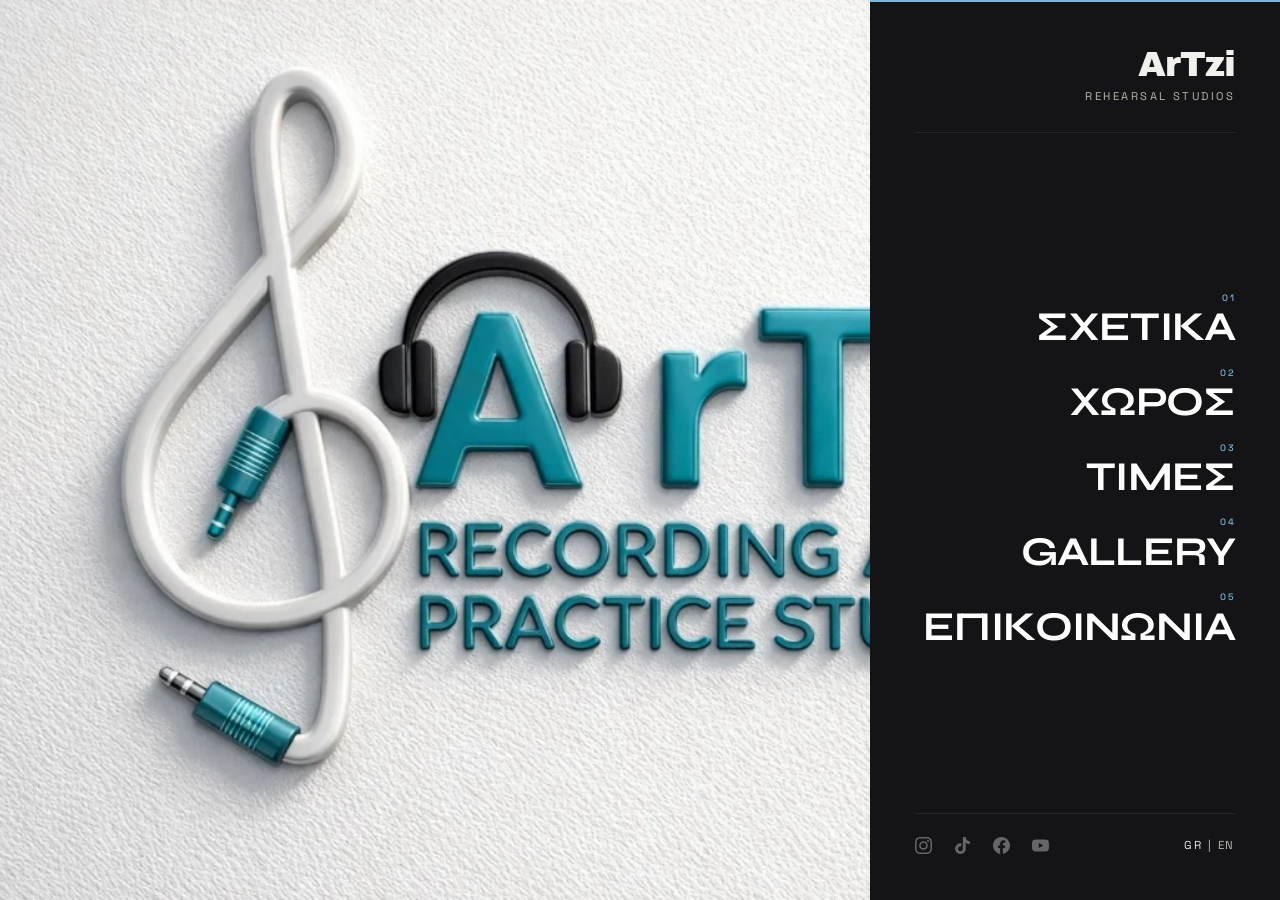
<file: index.html>
<!DOCTYPE html>
<html lang="el" class="no-js">
<head>
    <meta charset="UTF-8">
    <meta name="viewport" content="width=device-width, initial-scale=1.0">
    <script>
if(sessionStorage.getItem('internalNav')){document.documentElement.classList.add('skip-loader');sessionStorage.removeItem('internalNav');}
document.addEventListener('click',function(e){var t=e.target;while(t&&t!==document.body){if(t.tagName==='A'&&t.href){try{if(window.location.origin===new URL(t.href).origin&&t.target!=='_blank')sessionStorage.setItem('internalNav','1');}catch(err){}return;}t=t.parentNode;}},true);
(function(){var c=document.createElement('div');c.id='hi-curtain';c.style.cssText='position:fixed;inset:0;background:#000;z-index:9999;pointer-events:none;';document.documentElement.appendChild(c);})();
    </script>
    <title>ArTzi Rehearsal Studios</title>
    <meta name="description" content="ArTzi Rehearsal Studios — σύγχρονοι χώροι πρόβας με επαγγελματικό εξοπλισμό στο Μοσχάτο.">
    <link rel="stylesheet" href="assets/css/main.css?v=6.5">
    <link rel="preload" href="assets/fonts/HTxqL289NzCGg4MzN6KJ7eW6CYyF_g.woff2" as="font" type="font/woff2" crossorigin>
    <link rel="preload" href="assets/fonts/V8mDoQDjQSkFtoMM3T6r8E7mPbF4Cw.woff2" as="font" type="font/woff2" crossorigin>
    <link rel="preload" href="assets/fonts/8vIH7w4qzmVxm2BL9A.woff2" as="font" type="font/woff2" crossorigin>
    <link rel="preload" href="assets/fonts/8vIH7w4qzmVxm2NL9Hz_.woff2" as="font" type="font/woff2" crossorigin>
</head>
<body class="home-immersive">
    <a href="#home-nav" class="skip-link">Μετάβαση στο μενού</a>

    <div class="hi-wrap">
        <img
            src="assets/images/RG_LOGO.webp"
            alt="ArTzi Rehearsal Studios"
            class="hi-bg"
            loading="eager" >

        <aside class="hi-panel">
            <a href="index.html" class="hi-brand" aria-label="ArTzi — Αρχική">
                <span class="hi-brand-name">ArTzi</span>
                <span class="hi-brand-sub">Rehearsal Studios</span>
            </a>

            <nav class="hi-nav" id="home-nav" aria-label="Κύρια πλοήγηση">
                <a href="about.html"     class="hi-nav-link">Σχετικά</a>
                <a href="facility.html"  class="hi-nav-link">Χώρος</a>
                <a href="services.html"  class="hi-nav-link">Τιμές</a>
                <a href="equipment.html" class="hi-nav-link">Gallery</a>
                <a href="contact.html"   class="hi-nav-link">Επικοινωνία</a>
            </nav>

            <div class="hi-bottom">
                <nav class="hi-social" aria-label="Social media">
                    <a href="https://www.instagram.com/artzi_practicerecording_studio/" class="hi-social-link" aria-label="Instagram" target="_blank" rel="noopener">
                        <svg viewBox="0 0 24 24" fill="currentColor" aria-hidden="true" width="17" height="17"><path d="M12 2.163c3.204 0 3.584.012 4.85.07 3.252.148 4.771 1.691 4.919 4.919.058 1.265.069 1.645.069 4.849 0 3.205-.012 3.584-.069 4.849-.149 3.225-1.664 4.771-4.919 4.919-1.266.058-1.644.07-4.85.07-3.204 0-3.584-.012-4.849-.07-3.26-.149-4.771-1.699-4.919-4.92-.058-1.265-.07-1.644-.07-4.849 0-3.204.013-3.583.07-4.849.149-3.227 1.664-4.771 4.919-4.919 1.266-.057 1.645-.069 4.849-.069zm0-2.163c-3.259 0-3.667.014-4.947.072-4.358.2-6.78 2.618-6.98 6.98-.059 1.281-.073 1.689-.073 4.948 0 3.259.014 3.668.072 4.948.2 4.358 2.618 6.78 6.98 6.98 1.281.058 1.689.072 4.948.072 3.259 0 3.668-.014 4.948-.072 4.354-.2 6.782-2.618 6.979-6.98.059-1.28.073-1.689.073-4.948 0-3.259-.014-3.667-.072-4.947-.196-4.354-2.617-6.78-6.979-6.98-1.281-.059-1.69-.073-4.949-.073zm0 5.838c-3.403 0-6.162 2.759-6.162 6.162s2.759 6.163 6.162 6.163 6.162-2.759 6.162-6.163c0-3.403-2.759-6.162-6.162-6.162zm0 10.162c-2.209 0-4-1.79-4-4 0-2.209 1.791-4 4-4s4 1.791 4 4c0 2.21-1.791 4-4 4zm6.406-11.845c-.796 0-1.441.645-1.441 1.44s.645 1.44 1.441 1.44c.795 0 1.439-.645 1.439-1.44s-.644-1.44-1.439-1.44z"/></svg>
                    </a>
                    <a href="#" class="hi-social-link" aria-label="TikTok" target="_blank" rel="noopener">
                        <svg viewBox="0 0 24 24" fill="currentColor" aria-hidden="true" width="17" height="17"><path d="M12.525.02c1.31-.02 2.61-.01 3.91-.02.08 1.53.63 3.09 1.75 4.17 1.12 1.11 2.7 1.62 4.24 1.79v4.03c-1.44-.05-2.89-.35-4.2-.97-.57-.26-1.1-.59-1.62-.93-.01 2.92.01 5.84-.02 8.75-.08 1.4-.54 2.79-1.35 3.94-1.31 1.92-3.58 3.17-5.91 3.21-1.43.08-2.86-.31-4.08-1.03-2.02-1.19-3.44-3.37-3.65-5.71-.02-.5-.03-1-.01-1.49.18-1.9 1.12-3.72 2.58-4.96 1.66-1.44 3.98-2.13 6.15-1.72.02 1.48-.04 2.96-.04 4.44-.99-.32-2.15-.23-3.02.37-.63.41-1.11 1.04-1.36 1.75-.21.51-.15 1.07-.14 1.61.24 1.64 1.82 3.02 3.5 2.87 1.12-.01 2.19-.66 2.77-1.61.19-.33.4-.67.41-1.06.1-1.79.06-3.57.07-5.36.01-4.03-.01-8.05.02-12.07z"/></svg>
                    </a>
                    <a href="#" class="hi-social-link" aria-label="Facebook" target="_blank" rel="noopener">
                        <svg viewBox="0 0 24 24" fill="currentColor" aria-hidden="true" width="17" height="17"><path d="M24 12.073c0-6.627-5.373-12-12-12s-12 5.373-12 12c0 5.99 4.388 10.954 10.125 11.854v-8.385H7.078v-3.47h3.047V9.43c0-3.007 1.792-4.669 4.533-4.669 1.312 0 2.686.235 2.686.235v2.953H15.83c-1.491 0-1.956.925-1.956 1.874v2.25h3.328l-.532 3.47h-2.796v8.385C19.612 23.027 24 18.062 24 12.073z"/></svg>
                    </a>
                    <a href="#" class="hi-social-link" aria-label="YouTube" target="_blank" rel="noopener">
                        <svg viewBox="0 0 24 24" fill="currentColor" aria-hidden="true" width="17" height="17"><path d="M23.498 6.186a3.016 3.016 0 0 0-2.122-2.136C19.505 3.545 12 3.545 12 3.545s-7.505 0-9.377.505A3.017 3.017 0 0 0 .502 6.186C0 8.07 0 12 0 12s0 3.93.502 5.814a3.016 3.016 0 0 0 2.122 2.136c1.871.505 9.376.505 9.376.505s7.505 0 9.377-.505a3.015 3.015 0 0 0 2.122-2.136C24 15.93 24 12 24 12s0-3.93-.502-5.814zM9.545 15.568V8.432L15.818 12l-6.273 3.568z"/></svg>
                    </a>
                </nav>
                <div class="hi-lang">
                    <span>GR</span> | <a href="en/index.html">EN</a>
                </div>
            </div>
        </aside>
    </div>

    <script src="assets/js/main.js?v=6.4"></script>
</body>
</html>
</file>
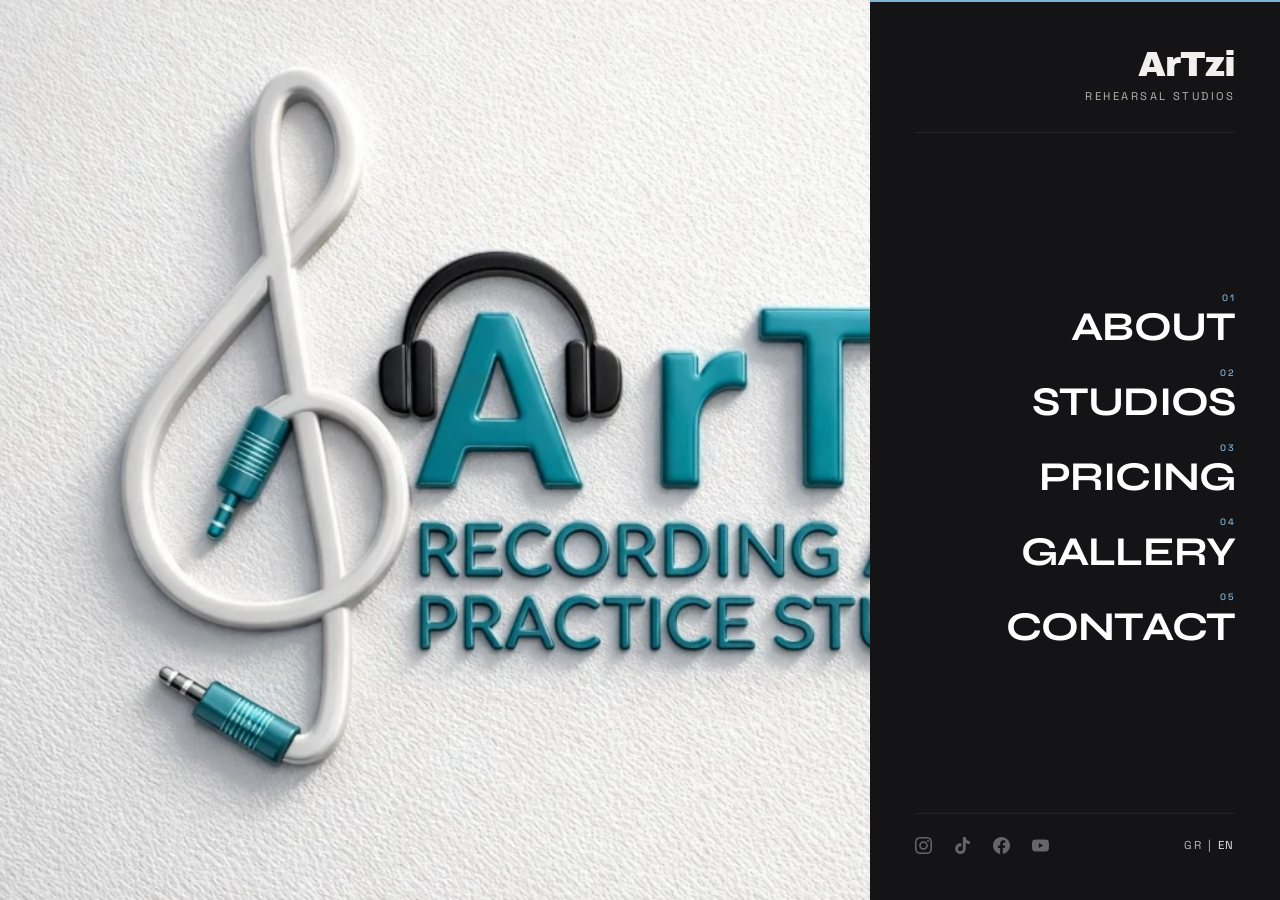
<file: en/index.html>
<!DOCTYPE html>
<html lang="en" class="no-js">
<head>
    <meta charset="UTF-8">
    <meta name="viewport" content="width=device-width, initial-scale=1.0">
    <script>
if(sessionStorage.getItem('internalNav')){document.documentElement.classList.add('skip-loader');sessionStorage.removeItem('internalNav');}
document.addEventListener('click',function(e){var t=e.target;while(t&&t!==document.body){if(t.tagName==='A'&&t.href){try{if(window.location.origin===new URL(t.href).origin&&t.target!=='_blank')sessionStorage.setItem('internalNav','1');}catch(err){}return;}t=t.parentNode;}},true);
(function(){var c=document.createElement('div');c.id='hi-curtain';c.style.cssText='position:fixed;inset:0;background:#000;z-index:9999;pointer-events:none;';document.documentElement.appendChild(c);})();
    </script>
    <title>ArTzi Rehearsal Studios</title>
    <meta name="description" content="ArTzi Rehearsal Studios — modern rehearsal spaces with professional equipment in Moschato.">
    <link rel="stylesheet" href="../assets/css/main.css?v=6.5">
    <link rel="preload" href="../assets/fonts/HTxqL289NzCGg4MzN6KJ7eW6CYyF_g.woff2" as="font" type="font/woff2" crossorigin>
    <link rel="preload" href="../assets/fonts/V8mDoQDjQSkFtoMM3T6r8E7mPbF4Cw.woff2" as="font" type="font/woff2" crossorigin>
    <link rel="preload" href="../assets/fonts/8vIH7w4qzmVxm2BL9A.woff2" as="font" type="font/woff2" crossorigin>
    <link rel="preload" href="../assets/fonts/8vIH7w4qzmVxm2NL9Hz_.woff2" as="font" type="font/woff2" crossorigin>
</head>
<body class="home-immersive">
    <a href="#home-nav" class="skip-link">Skip to navigation</a>

    <div class="hi-wrap">
        <img
            src="../assets/images/RG_LOGO.webp"
            alt="ArTzi Rehearsal Studios"
            class="hi-bg"
            loading="eager" >

        <aside class="hi-panel">
            <a href="index.html" class="hi-brand" aria-label="ArTzi — Home">
                <span class="hi-brand-name">ArTzi</span>
                <span class="hi-brand-sub">Rehearsal Studios</span>
            </a>

            <nav class="hi-nav" id="home-nav" aria-label="Main navigation">
                <a href="about.html"     class="hi-nav-link">About</a>
                <a href="facility.html"  class="hi-nav-link">Studios</a>
                <a href="services.html"  class="hi-nav-link">Pricing</a>
                <a href="equipment.html" class="hi-nav-link">Gallery</a>
                <a href="contact.html"   class="hi-nav-link">Contact</a>
            </nav>

            <div class="hi-bottom">
                <nav class="hi-social" aria-label="Social media">
                    <a href="https://www.instagram.com/artzi_practicerecording_studio/" class="hi-social-link" aria-label="Instagram" target="_blank" rel="noopener">
                        <svg viewBox="0 0 24 24" fill="currentColor" aria-hidden="true" width="17" height="17"><path d="M12 2.163c3.204 0 3.584.012 4.85.07 3.252.148 4.771 1.691 4.919 4.919.058 1.265.069 1.645.069 4.849 0 3.205-.012 3.584-.069 4.849-.149 3.225-1.664 4.771-4.919 4.919-1.266.058-1.644.07-4.85.07-3.204 0-3.584-.012-4.849-.07-3.26-.149-4.771-1.699-4.919-4.92-.058-1.265-.07-1.644-.07-4.849 0-3.204.013-3.583.07-4.849.149-3.227 1.664-4.771 4.919-4.919 1.266-.057 1.645-.069 4.849-.069zm0-2.163c-3.259 0-3.667.014-4.947.072-4.358.2-6.78 2.618-6.98 6.98-.059 1.281-.073 1.689-.073 4.948 0 3.259.014 3.668.072 4.948.2 4.358 2.618 6.78 6.98 6.98 1.281.058 1.689.072 4.948.072 3.259 0 3.668-.014 4.948-.072 4.354-.2 6.782-2.618 6.979-6.98.059-1.28.073-1.689.073-4.948 0-3.259-.014-3.667-.072-4.947-.196-4.354-2.617-6.78-6.979-6.98-1.281-.059-1.69-.073-4.949-.073zm0 5.838c-3.403 0-6.162 2.759-6.162 6.162s2.759 6.163 6.162 6.163 6.162-2.759 6.162-6.163c0-3.403-2.759-6.162-6.162-6.162zm0 10.162c-2.209 0-4-1.79-4-4 0-2.209 1.791-4 4-4s4 1.791 4 4c0 2.21-1.791 4-4 4zm6.406-11.845c-.796 0-1.441.645-1.441 1.44s.645 1.44 1.441 1.44c.795 0 1.439-.645 1.439-1.44s-.644-1.44-1.439-1.44z"/></svg>
                    </a>
                    <a href="#" class="hi-social-link" aria-label="TikTok" target="_blank" rel="noopener">
                        <svg viewBox="0 0 24 24" fill="currentColor" aria-hidden="true" width="17" height="17"><path d="M12.525.02c1.31-.02 2.61-.01 3.91-.02.08 1.53.63 3.09 1.75 4.17 1.12 1.11 2.7 1.62 4.24 1.79v4.03c-1.44-.05-2.89-.35-4.2-.97-.57-.26-1.1-.59-1.62-.93-.01 2.92.01 5.84-.02 8.75-.08 1.4-.54 2.79-1.35 3.94-1.31 1.92-3.58 3.17-5.91 3.21-1.43.08-2.86-.31-4.08-1.03-2.02-1.19-3.44-3.37-3.65-5.71-.02-.5-.03-1-.01-1.49.18-1.9 1.12-3.72 2.58-4.96 1.66-1.44 3.98-2.13 6.15-1.72.02 1.48-.04 2.96-.04 4.44-.99-.32-2.15-.23-3.02.37-.63.41-1.11 1.04-1.36 1.75-.21.51-.15 1.07-.14 1.61.24 1.64 1.82 3.02 3.5 2.87 1.12-.01 2.19-.66 2.77-1.61.19-.33.4-.67.41-1.06.1-1.79.06-3.57.07-5.36.01-4.03-.01-8.05.02-12.07z"/></svg>
                    </a>
                    <a href="#" class="hi-social-link" aria-label="Facebook" target="_blank" rel="noopener">
                        <svg viewBox="0 0 24 24" fill="currentColor" aria-hidden="true" width="17" height="17"><path d="M24 12.073c0-6.627-5.373-12-12-12s-12 5.373-12 12c0 5.99 4.388 10.954 10.125 11.854v-8.385H7.078v-3.47h3.047V9.43c0-3.007 1.792-4.669 4.533-4.669 1.312 0 2.686.235 2.686.235v2.953H15.83c-1.491 0-1.956.925-1.956 1.874v2.25h3.328l-.532 3.47h-2.796v8.385C19.612 23.027 24 18.062 24 12.073z"/></svg>
                    </a>
                    <a href="#" class="hi-social-link" aria-label="YouTube" target="_blank" rel="noopener">
                        <svg viewBox="0 0 24 24" fill="currentColor" aria-hidden="true" width="17" height="17"><path d="M23.498 6.186a3.016 3.016 0 0 0-2.122-2.136C19.505 3.545 12 3.545 12 3.545s-7.505 0-9.377.505A3.017 3.017 0 0 0 .502 6.186C0 8.07 0 12 0 12s0 3.93.502 5.814a3.016 3.016 0 0 0 2.122 2.136c1.871.505 9.376.505 9.376.505s7.505 0 9.377-.505a3.015 3.015 0 0 0 2.122-2.136C24 15.93 24 12 24 12s0-3.93-.502-5.814zM9.545 15.568V8.432L15.818 12l-6.273 3.568z"/></svg>
                    </a>
                </nav>
                <div class="hi-lang">
                    <a href="../index.html">GR</a> | <span>EN</span>
                </div>
            </div>
        </aside>
    </div>

    <script src="../assets/js/main.js?v=6.4"></script>
</body>
</html>
</file>
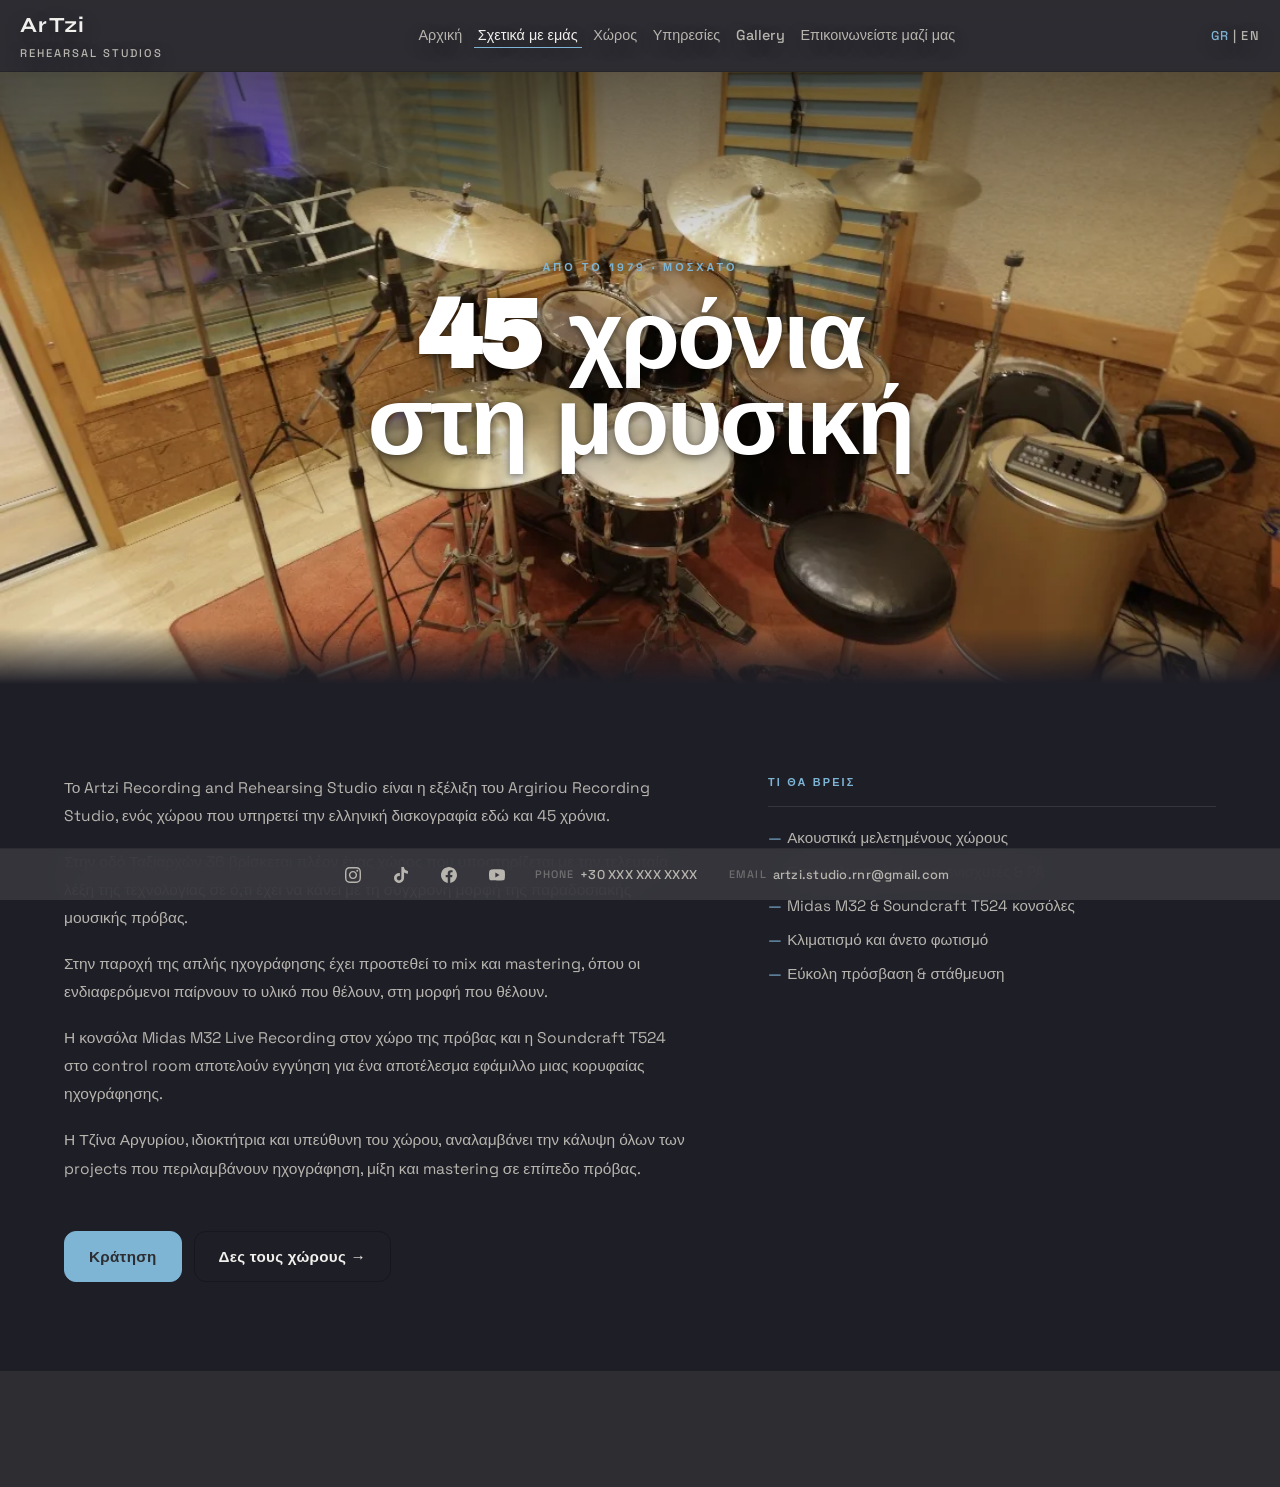
<file: about.html>
<!DOCTYPE html>
<html lang="el" class="no-js">
<head>
    <meta charset="UTF-8">
    <meta name="viewport" content="width=device-width, initial-scale=1.0">
    <script>
if(sessionStorage.getItem('internalNav')){document.documentElement.classList.add('skip-loader');sessionStorage.removeItem('internalNav');}
document.addEventListener('click',function(e){
  var t=e.target;
  while(t&&t!==document.body){if(t.tagName==='A'&&t.href){try{if(window.location.origin===new URL(t.href).origin&&t.target!=='_blank')sessionStorage.setItem('internalNav','1');}catch(err){}return;}t=t.parentNode;}
},true);
    </script>
    <title>Σχετικά | ArTzi Rehearsal Studios</title>
    <meta name="description" content="Σχετικά με το ArTzi Rehearsal Studios - 45 χρόνια στην ελληνική δισκογραφία.">
    <link rel="stylesheet" href="assets/css/main.css?v=6.5">
    <link rel="preload" href="assets/fonts/HTxqL289NzCGg4MzN6KJ7eW6CYyF_g.woff2" as="font" type="font/woff2" crossorigin>
    <link rel="preload" href="assets/fonts/V8mDoQDjQSkFtoMM3T6r8E7mPbF4Cw.woff2" as="font" type="font/woff2" crossorigin>
    <link rel="preload" href="assets/fonts/8vIH7w4qzmVxm2BL9A.woff2" as="font" type="font/woff2" crossorigin>
    <link rel="preload" href="assets/fonts/8vIH7w4qzmVxm2NL9Hz_.woff2" as="font" type="font/woff2" crossorigin>
</head>
<body>
    <a href="#main-content" class="skip-link">Skip to content</a>

    <header class="top-bar">
        <div class="container top-bar-inner">
            <a href="index.html" class="brand" aria-label="ArTzi - Αρχική"><span class="brand-title">ArTzi</span><span class="brand-subtitle">Rehearsal Studios</span></a>
            <nav class="main-nav"><ul>
                <li><a href="index.html">Αρχική</a></li>
                <li><a href="about.html" aria-current="page">Σχετικά με εμάς</a></li>
                <li><a href="facility.html">Χώρος</a></li>
                <li><a href="services.html">Υπηρεσίες</a></li>
                <li><a href="equipment.html">Gallery</a></li>
                <li><a href="contact.html">Επικοινωνείστε μαζί μας</a></li>
            </ul></nav>
            <div class="lang-switch"><span>GR</span> | <a href="en/about.html">EN</a></div>
        </div>
    </header>

    <main class="main-content" id="main-content">

        <div class="home-hero">
            <img src="assets/images/IMG_8239.webp" alt="ArTzi Rehearsal Studios" loading="eager">
            <div class="home-hero-overlay">
                <span class="home-hero-eyebrow">Από το 1979 · Μοσχάτο</span>
                <h1 class="home-hero-title home-hero-title--md">45 χρόνια<br>στη μουσική</h1>
            </div>
        </div>

        <section class="page-section">
            <div class="page-inner">
                <div class="page-2col">
                    <div class="about-text">
                        <p>Το Artzi Recording and Rehearsing Studio είναι η εξέλιξη του Argiriou Recording Studio, ενός χώρου που υπηρετεί την ελληνική δισκογραφία εδώ και 45 χρόνια.</p>
                        <p>Στην οδό Ταξιαρχών 36 βρίσκεται πλέον ένας χώρος που υποστηρίζεται με την τελευταία λέξη της τεχνολογίας σε ό,τι έχει να κάνει με τη σύγχρονη μορφή της παραδοσιακής μουσικής πρόβας.</p>
                        <p>Στην παροχή της απλής ηχογράφησης έχει προστεθεί το mix και mastering, όπου οι ενδιαφερόμενοι παίρνουν το υλικό που θέλουν, στη μορφή που θέλουν.</p>
                        <p>Η κονσόλα Midas M32 Live Recording στον χώρο της πρόβας και η Soundcraft T524 στο control room αποτελούν εγγύηση για ένα αποτέλεσμα εφάμιλλο μιας κορυφαίας ηχογράφησης.</p>
                        <p>Η Τζίνα Αργυρίου, ιδιοκτήτρια και υπεύθυνη του χώρου, αναλαμβάνει την κάλυψη όλων των projects που περιλαμβάνουν ηχογράφηση, μίξη και mastering σε επίπεδο πρόβας.</p>
                    </div>
                    <div>
                        <span class="p-label">Τι θα βρεις</span>
                        <ul class="p-bullets">
                            <li>Ακουστικά μελετημένους χώρους</li>
                            <li>Επαγγελματικά drums, ενισχυτές &amp; PA</li>
                            <li>Midas M32 &amp; Soundcraft T524 κονσόλες</li>
                            <li>Κλιματισμό και άνετο φωτισμό</li>
                            <li>Εύκολη πρόσβαση &amp; στάθμευση</li>
                        </ul>
                    </div>
                </div>
                <div class="section-cta">
                    <a class="btn primary" href="contact.html">Κράτηση</a>
                    <a class="btn ghost" href="facility.html">Δες τους χώρους &rarr;</a>
                </div>
            </div>
        </section>

    </main>

    <footer class="bottom-bar"><div class="container"><div class="bottom-contact"><span class="bottom-info-item"><span class="bottom-info-label">phone</span><a href="tel:+30XXXXXXXXXX" class="bottom-contact-link">+30 XXX XXX XXXX</a></span><span class="bottom-info-item"><span class="bottom-info-label">email</span><a href="mailto:artzi.studio.rnr@gmail.com" class="bottom-contact-link">artzi.studio.rnr@gmail.com</a></span></div><nav class="bottom-social" aria-label="Social links"><a href="https://www.instagram.com/artzi_practicerecording_studio/" aria-label="Instagram" class="bottom-social-link"><svg viewBox="0 0 24 24" fill="currentColor" aria-hidden="true" width="16" height="16"><path d="M12 2.163c3.204 0 3.584.012 4.85.07 3.252.148 4.771 1.691 4.919 4.919.058 1.265.069 1.645.069 4.849 0 3.205-.012 3.584-.069 4.849-.149 3.225-1.664 4.771-4.919 4.919-1.266.058-1.644.07-4.85.07-3.204 0-3.584-.012-4.849-.07-3.26-.149-4.771-1.699-4.919-4.92-.058-1.265-.07-1.644-.07-4.849 0-3.204.013-3.583.07-4.849.149-3.227 1.664-4.771 4.919-4.919 1.266-.057 1.645-.069 4.849-.069zm0-2.163c-3.259 0-3.667.014-4.947.072-4.358.2-6.78 2.618-6.98 6.98-.059 1.281-.073 1.689-.073 4.948 0 3.259.014 3.668.072 4.948.2 4.358 2.618 6.78 6.98 6.98 1.281.058 1.689.072 4.948.072 3.259 0 3.668-.014 4.948-.072 4.354-.2 6.782-2.618 6.979-6.98.059-1.28.073-1.689.073-4.948 0-3.259-.014-3.667-.072-4.947-.196-4.354-2.617-6.78-6.979-6.98-1.281-.059-1.69-.073-4.949-.073zm0 5.838c-3.403 0-6.162 2.759-6.162 6.162s2.759 6.163 6.162 6.163 6.162-2.759 6.162-6.163c0-3.403-2.759-6.162-6.162-6.162zm0 10.162c-2.209 0-4-1.79-4-4 0-2.209 1.791-4 4-4s4 1.791 4 4c0 2.21-1.791 4-4 4zm6.406-11.845c-.796 0-1.441.645-1.441 1.44s.645 1.44 1.441 1.44c.795 0 1.439-.645 1.439-1.44s-.644-1.44-1.439-1.44z"/></svg></a><a href="#" aria-label="TikTok" class="bottom-social-link"><svg viewBox="0 0 24 24" fill="currentColor" aria-hidden="true" width="16" height="16"><path d="M12.525.02c1.31-.02 2.61-.01 3.91-.02.08 1.53.63 3.09 1.75 4.17 1.12 1.11 2.7 1.62 4.24 1.79v4.03c-1.44-.05-2.89-.35-4.2-.97-.57-.26-1.1-.59-1.62-.93-.01 2.92.01 5.84-.02 8.75-.08 1.4-.54 2.79-1.35 3.94-1.31 1.92-3.58 3.17-5.91 3.21-1.43.08-2.86-.31-4.08-1.03-2.02-1.19-3.44-3.37-3.65-5.71-.02-.5-.03-1-.01-1.49.18-1.9 1.12-3.72 2.58-4.96 1.66-1.44 3.98-2.13 6.15-1.72.02 1.48-.04 2.96-.04 4.44-.99-.32-2.15-.23-3.02.37-.63.41-1.11 1.04-1.36 1.75-.21.51-.15 1.07-.14 1.61.24 1.64 1.82 3.02 3.5 2.87 1.12-.01 2.19-.66 2.77-1.61.19-.33.4-.67.41-1.06.1-1.79.06-3.57.07-5.36.01-4.03-.01-8.05.02-12.07z"/></svg></a><a href="#" aria-label="Facebook" class="bottom-social-link"><svg viewBox="0 0 24 24" fill="currentColor" aria-hidden="true" width="16" height="16"><path d="M24 12.073c0-6.627-5.373-12-12-12s-12 5.373-12 12c0 5.99 4.388 10.954 10.125 11.854v-8.385H7.078v-3.47h3.047V9.43c0-3.007 1.792-4.669 4.533-4.669 1.312 0 2.686.235 2.686.235v2.953H15.83c-1.491 0-1.956.925-1.956 1.874v2.25h3.328l-.532 3.47h-2.796v8.385C19.612 23.027 24 18.062 24 12.073z"/></svg></a><a href="#" aria-label="YouTube" class="bottom-social-link"><svg viewBox="0 0 24 24" fill="currentColor" aria-hidden="true" width="16" height="16"><path d="M23.498 6.186a3.016 3.016 0 0 0-2.122-2.136C19.505 3.545 12 3.545 12 3.545s-7.505 0-9.377.505A3.017 3.017 0 0 0 .502 6.186C0 8.07 0 12 0 12s0 3.93.502 5.814a3.016 3.016 0 0 0 2.122 2.136c1.871.505 9.376.505 9.376.505s7.505 0 9.377-.505a3.015 3.015 0 0 0 2.122-2.136C24 15.93 24 12 24 12s0-3.93-.502-5.814zM9.545 15.568V8.432L15.818 12l-6.273 3.568z"/></svg></a></nav></div></footer>
    <script src="assets/js/main.js?v=6.4"></script>
</body>
</html>
</file>
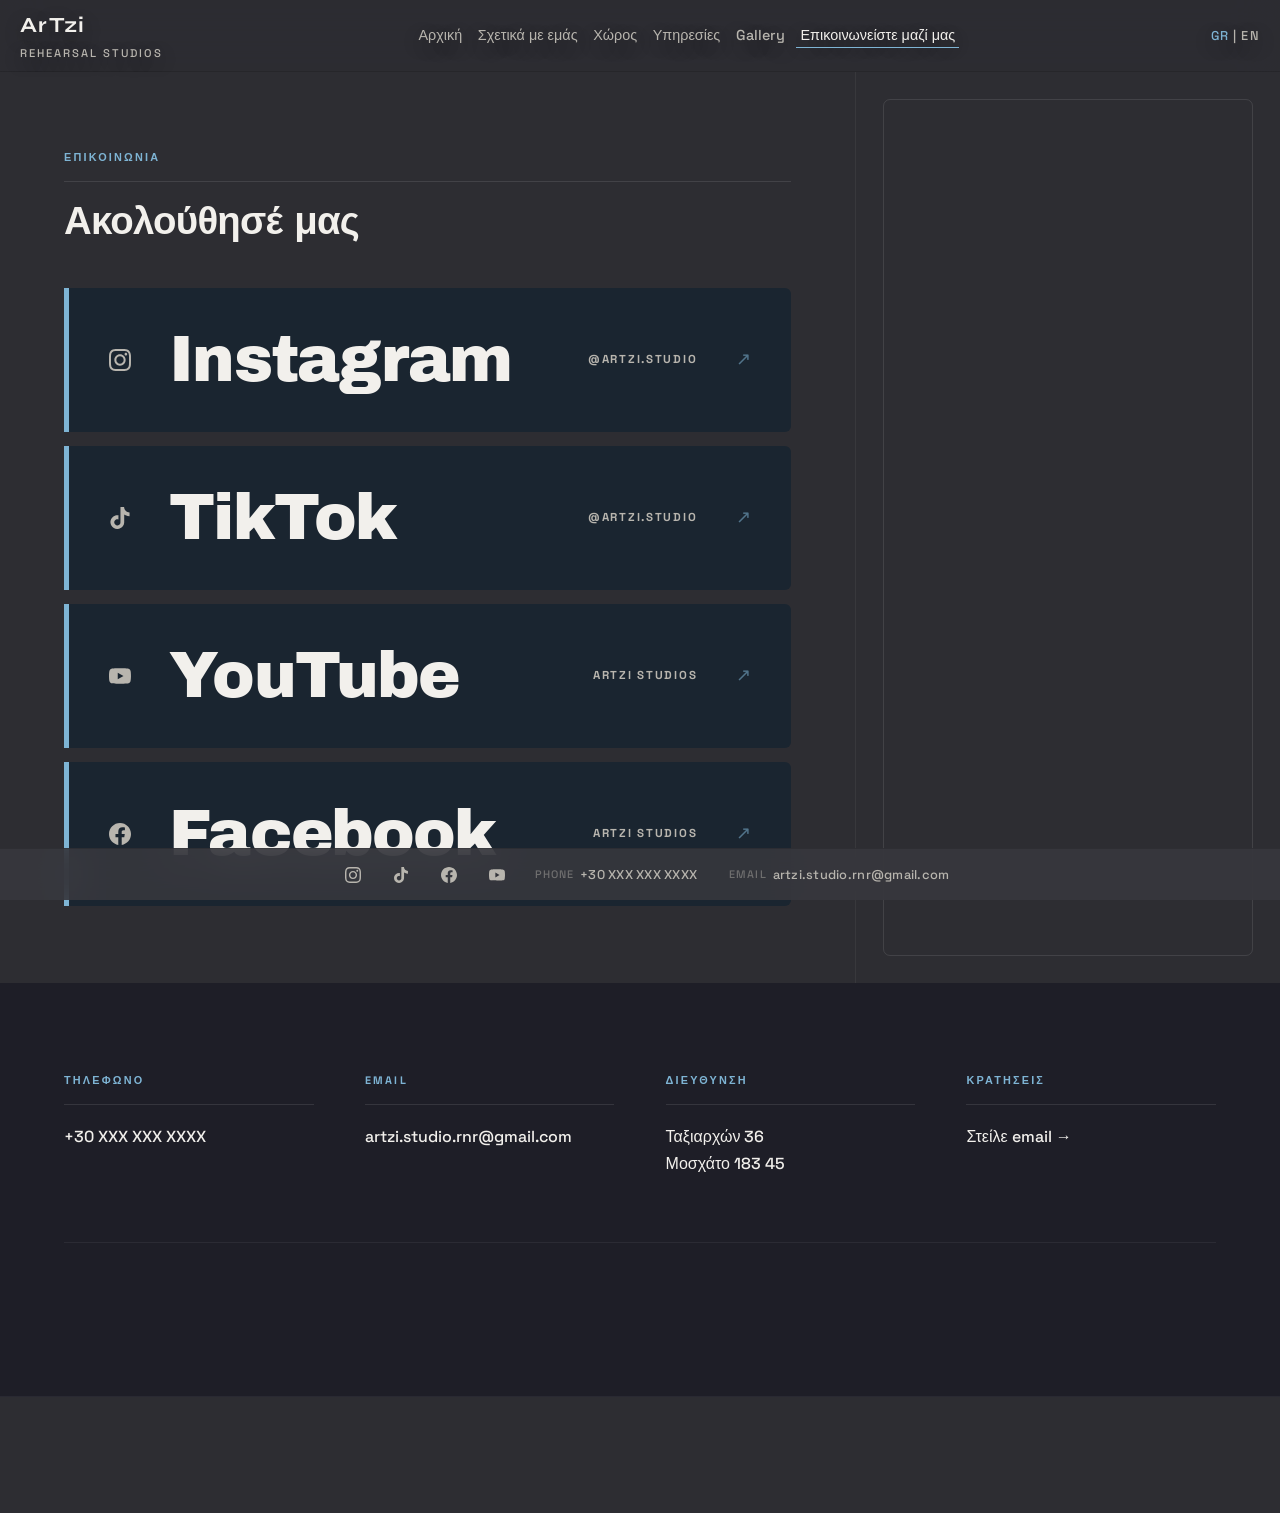
<file: contact.html>
<!DOCTYPE html>
<html lang="el" class="no-js">
<head>
    <meta charset="UTF-8">
    <meta name="viewport" content="width=device-width, initial-scale=1.0">
    <script>
if(sessionStorage.getItem('internalNav')){document.documentElement.classList.add('skip-loader');sessionStorage.removeItem('internalNav');}
document.addEventListener('click',function(e){
  var t=e.target;
  while(t&&t!==document.body){if(t.tagName==='A'&&t.href){try{if(window.location.origin===new URL(t.href).origin&&t.target!=='_blank')sessionStorage.setItem('internalNav','1');}catch(err){}return;}t=t.parentNode;}
},true);
    </script>
    <title>Επικοινωνία | ArTzi Rehearsal Studios</title>
    <meta name="description" content="Επικοινώνησε με το ArTzi Rehearsal Studios για κρατήσεις και διαθεσιμότητα.">
    <link rel="stylesheet" href="assets/css/main.css?v=6.5">
    <link rel="preload" href="assets/fonts/HTxqL289NzCGg4MzN6KJ7eW6CYyF_g.woff2" as="font" type="font/woff2" crossorigin>
    <link rel="preload" href="assets/fonts/V8mDoQDjQSkFtoMM3T6r8E7mPbF4Cw.woff2" as="font" type="font/woff2" crossorigin>
    <link rel="preload" href="assets/fonts/8vIH7w4qzmVxm2BL9A.woff2" as="font" type="font/woff2" crossorigin>
    <link rel="preload" href="assets/fonts/8vIH7w4qzmVxm2NL9Hz_.woff2" as="font" type="font/woff2" crossorigin>
</head>
<body>
    <a href="#main-content" class="skip-link">Skip to content</a>

    <header class="top-bar">
        <div class="container top-bar-inner">
            <a href="index.html" class="brand" aria-label="ArTzi - Αρχική"><span class="brand-title">ArTzi</span><span class="brand-subtitle">Rehearsal Studios</span></a>
            <nav class="main-nav"><ul>
                <li><a href="index.html">Αρχική</a></li>
                <li><a href="about.html">Σχετικά με εμάς</a></li>
                <li><a href="facility.html">Χώρος</a></li>
                <li><a href="services.html">Υπηρεσίες</a></li>
                <li><a href="equipment.html">Gallery</a></li>
                <li><a href="contact.html" aria-current="page">Επικοινωνείστε μαζί μας</a></li>
            </ul></nav>
            <div class="lang-switch"><span>GR</span> | <a href="en/contact.html">EN</a></div>
        </div>
    </header>

    <main class="main-content" id="main-content">

        <div class="social-map-split">
        <div class="social-map-left">
            <div class="social-list">
                <div class="social-list-header">
                    <span class="p-label">Επικοινωνία</span>
                    <h1 class="social-list-title">Ακολούθησέ μας</h1>
                </div>
                <a href="#" class="social-row" aria-label="ArTzi στο Instagram">
                    <span class="social-row-icon" aria-hidden="true"><svg viewBox="0 0 24 24" fill="currentColor"><path d="M12 2.163c3.204 0 3.584.012 4.85.07 3.252.148 4.771 1.691 4.919 4.919.058 1.265.069 1.645.069 4.849 0 3.205-.012 3.584-.069 4.849-.149 3.225-1.664 4.771-4.919 4.919-1.266.058-1.644.07-4.85.07-3.204 0-3.584-.012-4.849-.07-3.26-.149-4.771-1.699-4.919-4.92-.058-1.265-.07-1.644-.07-4.849 0-3.204.013-3.583.07-4.849.149-3.227 1.664-4.771 4.919-4.919 1.266-.057 1.645-.069 4.849-.069zm0-2.163c-3.259 0-3.667.014-4.947.072-4.358.2-6.78 2.618-6.98 6.98-.059 1.281-.073 1.689-.073 4.948 0 3.259.014 3.668.072 4.948.2 4.358 2.618 6.78 6.98 6.98 1.281.058 1.689.072 4.948.072 3.259 0 3.668-.014 4.948-.072 4.354-.2 6.782-2.618 6.979-6.98.059-1.28.073-1.689.073-4.948 0-3.259-.014-3.667-.072-4.947-.196-4.354-2.617-6.78-6.979-6.98-1.281-.059-1.69-.073-4.949-.073zm0 5.838c-3.403 0-6.162 2.759-6.162 6.162s2.759 6.163 6.162 6.163 6.162-2.759 6.162-6.163c0-3.403-2.759-6.162-6.162-6.162zm0 10.162c-2.209 0-4-1.79-4-4 0-2.209 1.791-4 4-4s4 1.791 4 4c0 2.21-1.791 4-4 4zm6.406-11.845c-.796 0-1.441.645-1.441 1.44s.645 1.44 1.441 1.44c.795 0 1.439-.645 1.439-1.44s-.644-1.44-1.439-1.44z"/></svg></span>
                    <span class="social-row-name">Instagram</span>
                    <span class="social-row-rule" aria-hidden="true"></span>
                    <span class="social-row-handle">@artzi.studio</span>
                    <span class="social-row-arrow" aria-hidden="true">↗</span>
                </a>
                <a href="#" class="social-row" aria-label="ArTzi στο TikTok">
                    <span class="social-row-icon" aria-hidden="true"><svg viewBox="0 0 24 24" fill="currentColor"><path d="M12.525.02c1.31-.02 2.61-.01 3.91-.02.08 1.53.63 3.09 1.75 4.17 1.12 1.11 2.7 1.62 4.24 1.79v4.03c-1.44-.05-2.89-.35-4.2-.97-.57-.26-1.1-.59-1.62-.93-.01 2.92.01 5.84-.02 8.75-.08 1.4-.54 2.79-1.35 3.94-1.31 1.92-3.58 3.17-5.91 3.21-1.43.08-2.86-.31-4.08-1.03-2.02-1.19-3.44-3.37-3.65-5.71-.02-.5-.03-1-.01-1.49.18-1.9 1.12-3.72 2.58-4.96 1.66-1.44 3.98-2.13 6.15-1.72.02 1.48-.04 2.96-.04 4.44-.99-.32-2.15-.23-3.02.37-.63.41-1.11 1.04-1.36 1.75-.21.51-.15 1.07-.14 1.61.24 1.64 1.82 3.02 3.5 2.87 1.12-.01 2.19-.66 2.77-1.61.19-.33.4-.67.41-1.06.1-1.79.06-3.57.07-5.36.01-4.03-.01-8.05.02-12.07z"/></svg></span>
                    <span class="social-row-name">TikTok</span>
                    <span class="social-row-rule" aria-hidden="true"></span>
                    <span class="social-row-handle">@artzi.studio</span>
                    <span class="social-row-arrow" aria-hidden="true">↗</span>
                </a>
                <a href="#" class="social-row" aria-label="ArTzi στο YouTube">
                    <span class="social-row-icon" aria-hidden="true"><svg viewBox="0 0 24 24" fill="currentColor"><path d="M23.498 6.186a3.016 3.016 0 0 0-2.122-2.136C19.505 3.545 12 3.545 12 3.545s-7.505 0-9.377.505A3.017 3.017 0 0 0 .502 6.186C0 8.07 0 12 0 12s0 3.93.502 5.814a3.016 3.016 0 0 0 2.122 2.136c1.871.505 9.376.505 9.376.505s7.505 0 9.377-.505a3.015 3.015 0 0 0 2.122-2.136C24 15.93 24 12 24 12s0-3.93-.502-5.814zM9.545 15.568V8.432L15.818 12l-6.273 3.568z"/></svg></span>
                    <span class="social-row-name">YouTube</span>
                    <span class="social-row-rule" aria-hidden="true"></span>
                    <span class="social-row-handle">ArTzi Studios</span>
                    <span class="social-row-arrow" aria-hidden="true">↗</span>
                </a>
                <a href="#" class="social-row" aria-label="ArTzi στο Facebook">
                    <span class="social-row-icon" aria-hidden="true"><svg viewBox="0 0 24 24" fill="currentColor"><path d="M24 12.073c0-6.627-5.373-12-12-12s-12 5.373-12 12c0 5.99 4.388 10.954 10.125 11.854v-8.385H7.078v-3.47h3.047V9.43c0-3.007 1.792-4.669 4.533-4.669 1.312 0 2.686.235 2.686.235v2.953H15.83c-1.491 0-1.956.925-1.956 1.874v2.25h3.328l-.532 3.47h-2.796v8.385C19.612 23.027 24 18.062 24 12.073z"/></svg></span>
                    <span class="social-row-name">Facebook</span>
                    <span class="social-row-rule" aria-hidden="true"></span>
                    <span class="social-row-handle">ArTzi Studios</span>
                    <span class="social-row-arrow" aria-hidden="true">↗</span>
                </a>
            </div>
        </div>
        <div class="social-map-right">
            <div class="social-map-frame">
                <iframe src="https://maps.google.com/maps?q=37.9549677,23.6877623&z=16&output=embed" loading="lazy" referrerpolicy="no-referrer-when-downgrade" title="Google Maps - Taxiarchon 36"></iframe>
            </div>
        </div>
        </div>

        <div class="contact-details-section">
            <div class="contact-details-grid">
                <div class="contact-detail-col">
                    <span class="p-label">Τηλέφωνο</span>
                    <a href="tel:+30XXXXXXXXXX" class="contact-detail-value">+30 XXX XXX XXXX</a>
                </div>
                <div class="contact-detail-col">
                    <span class="p-label">Email</span>
                    <a href="mailto:artzi.studio.rnr@gmail.com" class="contact-detail-value">artzi.studio.rnr@gmail.com</a>
                </div>
                <div class="contact-detail-col">
                    <span class="p-label">Διεύθυνση</span>
                    <p class="contact-detail-value">Ταξιαρχών 36<br>Μοσχάτο 183 45</p>
                </div>
                <div class="contact-detail-col">
                    <span class="p-label">Κρατήσεις</span>
                    <a href="mailto:artzi.studio.rnr@gmail.com" class="contact-detail-value">Στείλε email &rarr;</a>
                </div>
            </div>
        </div>

    </main>

    <footer class="bottom-bar"><div class="container"><div class="bottom-contact"><span class="bottom-info-item"><span class="bottom-info-label">phone</span><a href="tel:+30XXXXXXXXXX" class="bottom-contact-link">+30 XXX XXX XXXX</a></span><span class="bottom-info-item"><span class="bottom-info-label">email</span><a href="mailto:artzi.studio.rnr@gmail.com" class="bottom-contact-link">artzi.studio.rnr@gmail.com</a></span></div><nav class="bottom-social" aria-label="Social links"><a href="https://www.instagram.com/artzi_practicerecording_studio/" aria-label="Instagram" class="bottom-social-link"><svg viewBox="0 0 24 24" fill="currentColor" aria-hidden="true" width="16" height="16"><path d="M12 2.163c3.204 0 3.584.012 4.85.07 3.252.148 4.771 1.691 4.919 4.919.058 1.265.069 1.645.069 4.849 0 3.205-.012 3.584-.069 4.849-.149 3.225-1.664 4.771-4.919 4.919-1.266.058-1.644.07-4.85.07-3.204 0-3.584-.012-4.849-.07-3.26-.149-4.771-1.699-4.919-4.92-.058-1.265-.07-1.644-.07-4.849 0-3.204.013-3.583.07-4.849.149-3.227 1.664-4.771 4.919-4.919 1.266-.057 1.645-.069 4.849-.069zm0-2.163c-3.259 0-3.667.014-4.947.072-4.358.2-6.78 2.618-6.98 6.98-.059 1.281-.073 1.689-.073 4.948 0 3.259.014 3.668.072 4.948.2 4.358 2.618 6.78 6.98 6.98 1.281.058 1.689.072 4.948.072 3.259 0 3.668-.014 4.948-.072 4.354-.2 6.782-2.618 6.979-6.98.059-1.28.073-1.689.073-4.948 0-3.259-.014-3.667-.072-4.947-.196-4.354-2.617-6.78-6.979-6.98-1.281-.059-1.69-.073-4.949-.073zm0 5.838c-3.403 0-6.162 2.759-6.162 6.162s2.759 6.163 6.162 6.163 6.162-2.759 6.162-6.163c0-3.403-2.759-6.162-6.162-6.162zm0 10.162c-2.209 0-4-1.79-4-4 0-2.209 1.791-4 4-4s4 1.791 4 4c0 2.21-1.791 4-4 4zm6.406-11.845c-.796 0-1.441.645-1.441 1.44s.645 1.44 1.441 1.44c.795 0 1.439-.645 1.439-1.44s-.644-1.44-1.439-1.44z"/></svg></a><a href="#" aria-label="TikTok" class="bottom-social-link"><svg viewBox="0 0 24 24" fill="currentColor" aria-hidden="true" width="16" height="16"><path d="M12.525.02c1.31-.02 2.61-.01 3.91-.02.08 1.53.63 3.09 1.75 4.17 1.12 1.11 2.7 1.62 4.24 1.79v4.03c-1.44-.05-2.89-.35-4.2-.97-.57-.26-1.1-.59-1.62-.93-.01 2.92.01 5.84-.02 8.75-.08 1.4-.54 2.79-1.35 3.94-1.31 1.92-3.58 3.17-5.91 3.21-1.43.08-2.86-.31-4.08-1.03-2.02-1.19-3.44-3.37-3.65-5.71-.02-.5-.03-1-.01-1.49.18-1.9 1.12-3.72 2.58-4.96 1.66-1.44 3.98-2.13 6.15-1.72.02 1.48-.04 2.96-.04 4.44-.99-.32-2.15-.23-3.02.37-.63.41-1.11 1.04-1.36 1.75-.21.51-.15 1.07-.14 1.61.24 1.64 1.82 3.02 3.5 2.87 1.12-.01 2.19-.66 2.77-1.61.19-.33.4-.67.41-1.06.1-1.79.06-3.57.07-5.36.01-4.03-.01-8.05.02-12.07z"/></svg></a><a href="#" aria-label="Facebook" class="bottom-social-link"><svg viewBox="0 0 24 24" fill="currentColor" aria-hidden="true" width="16" height="16"><path d="M24 12.073c0-6.627-5.373-12-12-12s-12 5.373-12 12c0 5.99 4.388 10.954 10.125 11.854v-8.385H7.078v-3.47h3.047V9.43c0-3.007 1.792-4.669 4.533-4.669 1.312 0 2.686.235 2.686.235v2.953H15.83c-1.491 0-1.956.925-1.956 1.874v2.25h3.328l-.532 3.47h-2.796v8.385C19.612 23.027 24 18.062 24 12.073z"/></svg></a><a href="#" aria-label="YouTube" class="bottom-social-link"><svg viewBox="0 0 24 24" fill="currentColor" aria-hidden="true" width="16" height="16"><path d="M23.498 6.186a3.016 3.016 0 0 0-2.122-2.136C19.505 3.545 12 3.545 12 3.545s-7.505 0-9.377.505A3.017 3.017 0 0 0 .502 6.186C0 8.07 0 12 0 12s0 3.93.502 5.814a3.016 3.016 0 0 0 2.122 2.136c1.871.505 9.376.505 9.376.505s7.505 0 9.377-.505a3.015 3.015 0 0 0 2.122-2.136C24 15.93 24 12 24 12s0-3.93-.502-5.814zM9.545 15.568V8.432L15.818 12l-6.273 3.568z"/></svg></a></nav></div></footer>
    <script src="assets/js/main.js?v=6.4"></script>
</body>
</html>
</file>
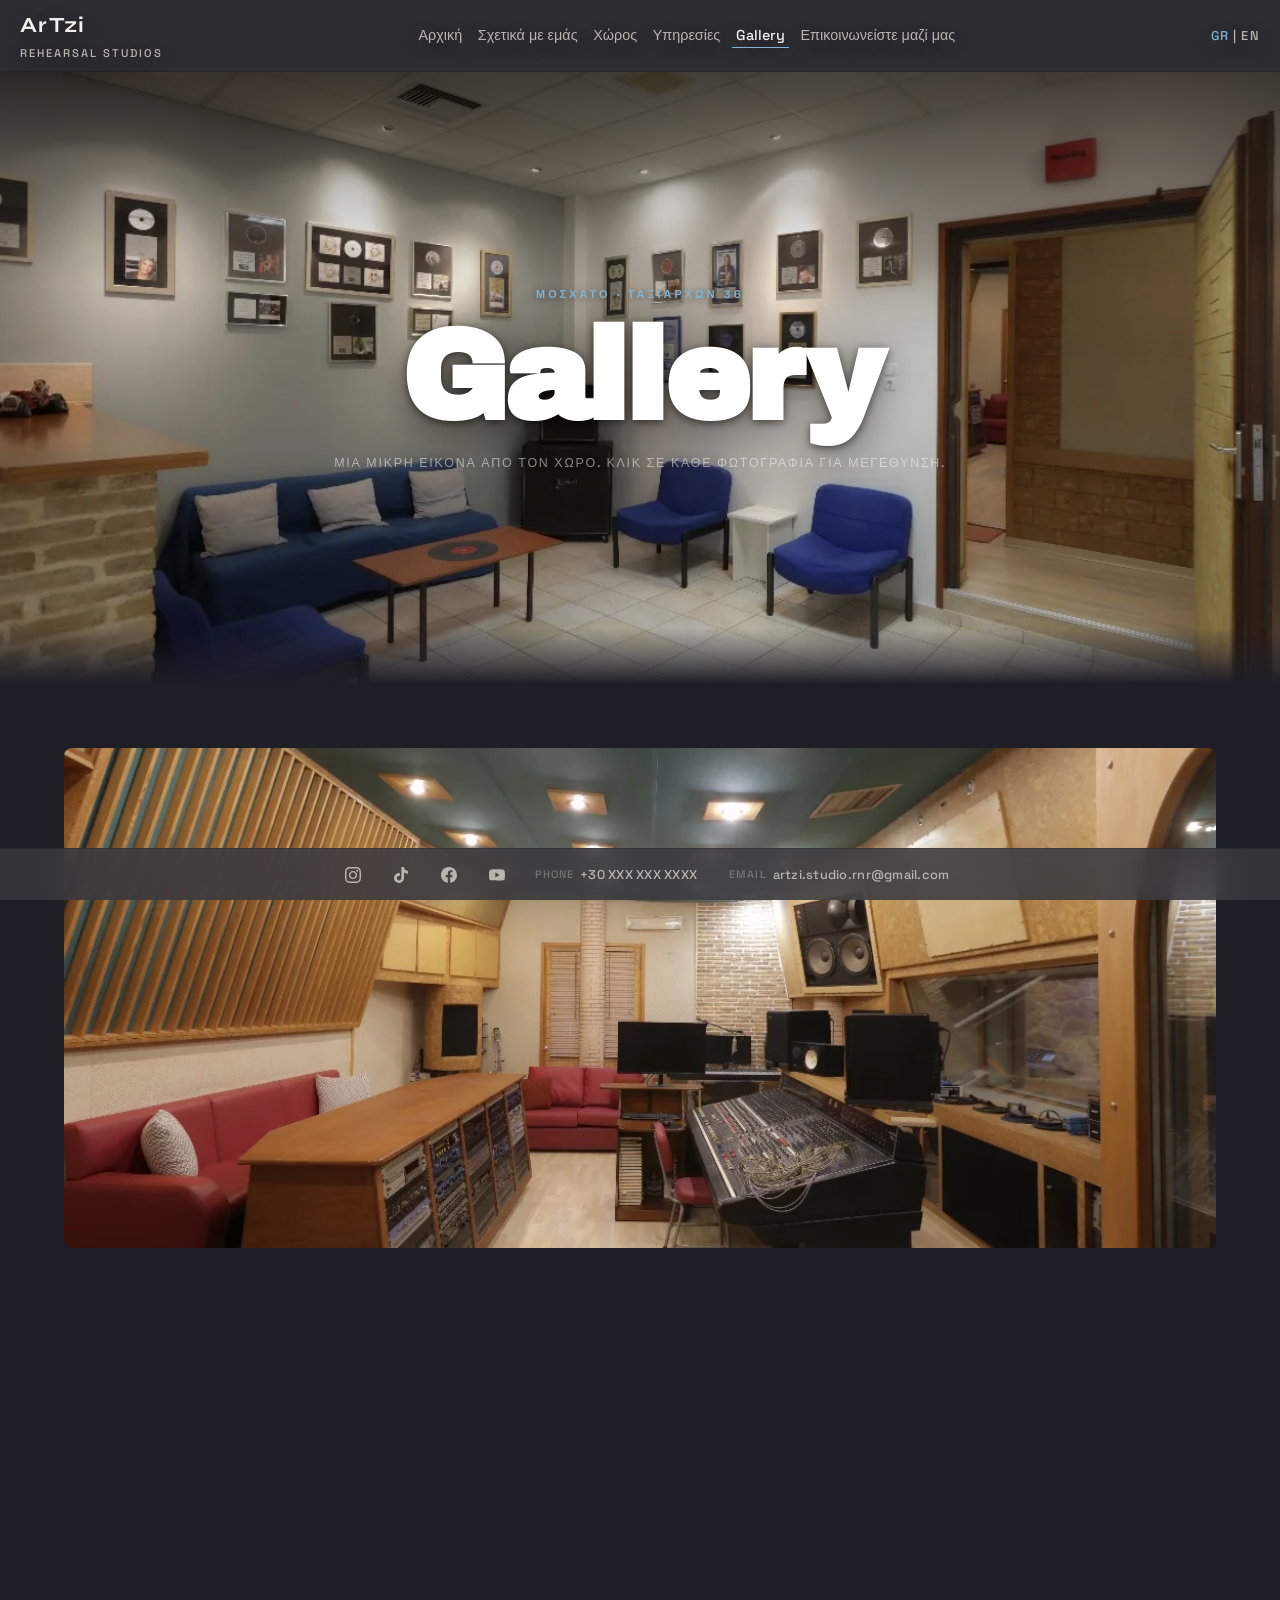
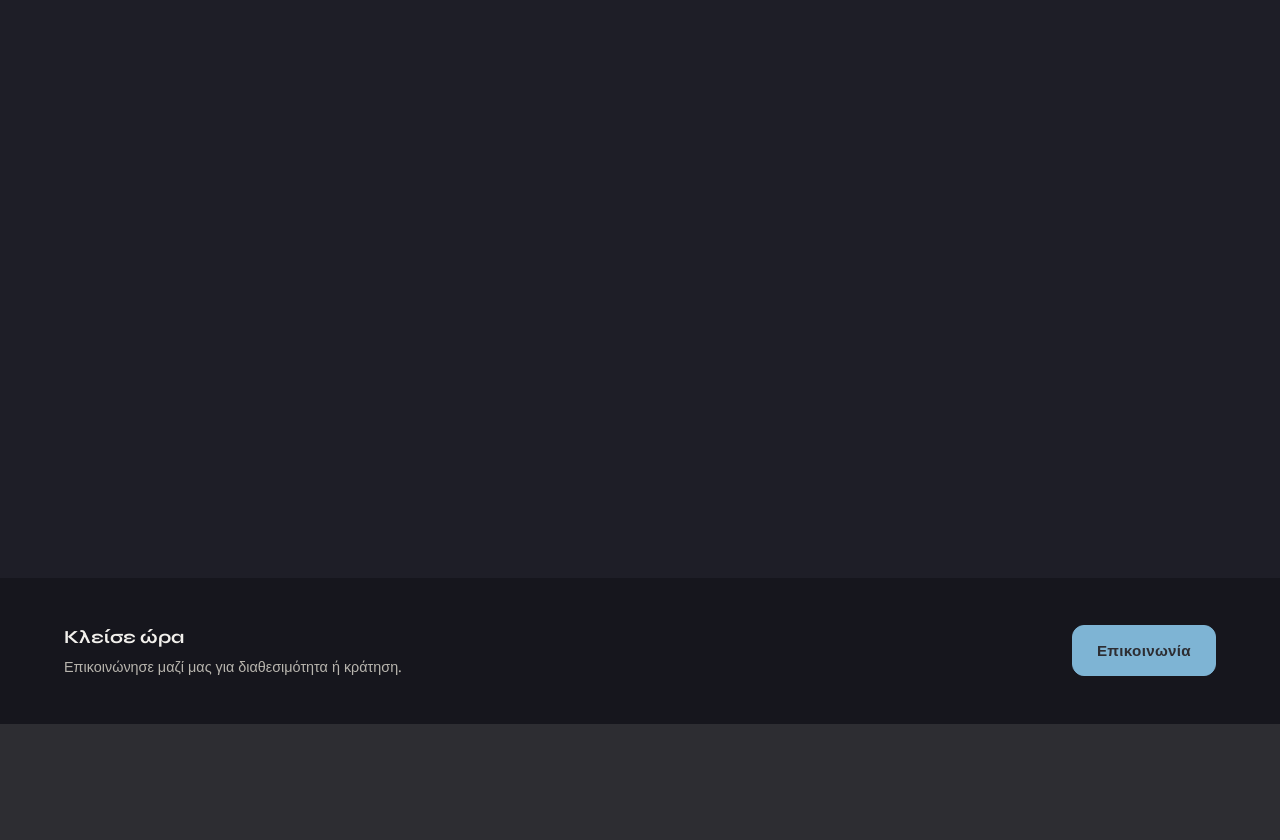
<file: equipment.html>
<!DOCTYPE html>
<html lang="el" class="no-js">
<head>
    <meta charset="UTF-8">
    <meta name="viewport" content="width=device-width, initial-scale=1.0">
    <script>
if(sessionStorage.getItem('internalNav')){document.documentElement.classList.add('skip-loader');sessionStorage.removeItem('internalNav');}
document.addEventListener('click',function(e){var t=e.target;while(t&&t!==document.body){if(t.tagName==='A'&&t.href){try{if(window.location.origin===new URL(t.href).origin&&t.target!=='_blank')sessionStorage.setItem('internalNav','1');}catch(err){}return;}t=t.parentNode;}},true);
    </script>
    <title>Gallery | ArTzi Rehearsal Studios</title>
    <meta name="description" content="Φωτογραφίες από το ArTzi Rehearsal Studios — χώροι, εξοπλισμός και gear στο Μοσχάτο.">
    <link rel="stylesheet" href="assets/css/main.css?v=6.5">
    <link rel="preload" href="assets/fonts/HTxqL289NzCGg4MzN6KJ7eW6CYyF_g.woff2" as="font" type="font/woff2" crossorigin>
    <link rel="preload" href="assets/fonts/V8mDoQDjQSkFtoMM3T6r8E7mPbF4Cw.woff2" as="font" type="font/woff2" crossorigin>
    <link rel="preload" href="assets/fonts/8vIH7w4qzmVxm2BL9A.woff2" as="font" type="font/woff2" crossorigin>
    <link rel="preload" href="assets/fonts/8vIH7w4qzmVxm2NL9Hz_.woff2" as="font" type="font/woff2" crossorigin>
</head>
<body>
    <a href="#main-content" class="skip-link">Skip to content</a>
    <header class="top-bar">
        <div class="container top-bar-inner">
            <a href="index.html" class="brand" aria-label="ArTzi - Αρχική"><span class="brand-title">ArTzi</span><span class="brand-subtitle">Rehearsal Studios</span></a>
            <nav class="main-nav"><ul><li><a href="index.html">Αρχική</a></li><li><a href="about.html">Σχετικά με εμάς</a></li><li><a href="facility.html">Χώρος</a></li><li><a href="services.html">Υπηρεσίες</a></li><li><a href="equipment.html" aria-current="page">Gallery</a></li><li><a href="contact.html">Επικοινωνείστε μαζί μας</a></li></ul></nav>
            <div class="lang-switch"><span>GR</span> | <a href="en/equipment.html">EN</a></div>
        </div>
    </header>
    <main class="main-content" id="main-content">
        <div class="home-hero">
            <img src="assets/images/IMG_8237.webp" alt="Gallery" loading="eager">
            <div class="home-hero-overlay">
                <span class="home-hero-eyebrow">Μοσχάτο · Ταξιαρχών 36</span>
                <h1 class="home-hero-title home-hero-title--lg">Gallery</h1>
                <div class="home-hero-meta">
                    <span class="home-hero-sub">Μια μικρή εικόνα από τον χώρο. Κλίκ σε κάθε φωτογραφία για μεγέθυνση.</span>
                </div>
            </div>
        </div>
        <section class="gallery-section">
            <div class="container">
                <div class="gallery-scroll">
                    <div class="gallery-item" data-image="assets/images/IMG_8212.webp"><img src="assets/images/IMG_8212.webp" alt="" loading="eager"></div>
                    <div class="gallery-item" data-image="assets/images/IMG_8215.webp"><img src="assets/images/IMG_8215.webp" alt="" loading="lazy"></div>
                    <div class="gallery-item" data-image="assets/images/IMG_8220.webp"><img src="assets/images/IMG_8220.webp" alt="" loading="lazy"></div>
                    <div class="gallery-item" data-image="assets/images/IMG_8225.webp"><img src="assets/images/IMG_8225.webp" alt="" loading="lazy"></div>
                    <div class="gallery-item" data-image="assets/images/IMG_8230.webp"><img src="assets/images/IMG_8230.webp" alt="" loading="lazy"></div>
                    <div class="gallery-item" data-image="assets/images/IMG_8213.webp"><img src="assets/images/IMG_8213.webp" alt="" loading="lazy"></div>
                    <div class="gallery-item" data-image="assets/images/IMG_8216.webp"><img src="assets/images/IMG_8216.webp" alt="" loading="lazy"></div>
                    <div class="gallery-item" data-image="assets/images/IMG_8222.webp"><img src="assets/images/IMG_8222.webp" alt="" loading="lazy"></div>
                    <div class="gallery-item" data-image="assets/images/IMG_8228.webp"><img src="assets/images/IMG_8228.webp" alt="" loading="lazy"></div>
                    <div class="gallery-item" data-image="assets/images/IMG_8233.webp"><img src="assets/images/IMG_8233.webp" alt="" loading="lazy"></div>
                </div>
            </div>
        </section>

        <div class="home-cta-bar">
            <div class="home-inner home-cta-inner">
                <div>
                    <p class="home-cta-title">Κλείσε ώρα</p>
                    <p class="home-cta-sub">Επικοινώνησε μαζί μας για διαθεσιμότητα ή κράτηση.</p>
                </div>
                <a class="btn primary" href="contact.html">Επικοινωνία</a>
            </div>
        </div>
    </main>
    <footer class="bottom-bar"><div class="container"><div class="bottom-contact"><span class="bottom-info-item"><span class="bottom-info-label">phone</span><a href="tel:+30XXXXXXXXXX" class="bottom-contact-link">+30 XXX XXX XXXX</a></span><span class="bottom-info-item"><span class="bottom-info-label">email</span><a href="mailto:artzi.studio.rnr@gmail.com" class="bottom-contact-link">artzi.studio.rnr@gmail.com</a></span></div><nav class="bottom-social" aria-label="Social links"><a href="https://www.instagram.com/artzi_practicerecording_studio/" aria-label="Instagram" class="bottom-social-link"><svg viewBox="0 0 24 24" fill="currentColor" aria-hidden="true" width="16" height="16"><path d="M12 2.163c3.204 0 3.584.012 4.85.07 3.252.148 4.771 1.691 4.919 4.919.058 1.265.069 1.645.069 4.849 0 3.205-.012 3.584-.069 4.849-.149 3.225-1.664 4.771-4.919 4.919-1.266.058-1.644.07-4.85.07-3.204 0-3.584-.012-4.849-.07-3.26-.149-4.771-1.699-4.919-4.92-.058-1.265-.07-1.644-.07-4.849 0-3.204.013-3.583.07-4.849.149-3.227 1.664-4.771 4.919-4.919 1.266-.057 1.645-.069 4.849-.069zm0-2.163c-3.259 0-3.667.014-4.947.072-4.358.2-6.78 2.618-6.98 6.98-.059 1.281-.073 1.689-.073 4.948 0 3.259.014 3.668.072 4.948.2 4.358 2.618 6.78 6.98 6.98 1.281.058 1.689.072 4.948.072 3.259 0 3.668-.014 4.948-.072 4.354-.2 6.782-2.618 6.979-6.98.059-1.28.073-1.689.073-4.948 0-3.259-.014-3.667-.072-4.947-.196-4.354-2.617-6.78-6.979-6.98-1.281-.059-1.69-.073-4.949-.073zm0 5.838c-3.403 0-6.162 2.759-6.162 6.162s2.759 6.163 6.162 6.163 6.162-2.759 6.162-6.163c0-3.403-2.759-6.162-6.162-6.162zm0 10.162c-2.209 0-4-1.79-4-4 0-2.209 1.791-4 4-4s4 1.791 4 4c0 2.21-1.791 4-4 4zm6.406-11.845c-.796 0-1.441.645-1.441 1.44s.645 1.44 1.441 1.44c.795 0 1.439-.645 1.439-1.44s-.644-1.44-1.439-1.44z"/></svg></a><a href="#" aria-label="TikTok" class="bottom-social-link"><svg viewBox="0 0 24 24" fill="currentColor" aria-hidden="true" width="16" height="16"><path d="M12.525.02c1.31-.02 2.61-.01 3.91-.02.08 1.53.63 3.09 1.75 4.17 1.12 1.11 2.7 1.62 4.24 1.79v4.03c-1.44-.05-2.89-.35-4.2-.97-.57-.26-1.1-.59-1.62-.93-.01 2.92.01 5.84-.02 8.75-.08 1.4-.54 2.79-1.35 3.94-1.31 1.92-3.58 3.17-5.91 3.21-1.43.08-2.86-.31-4.08-1.03-2.02-1.19-3.44-3.37-3.65-5.71-.02-.5-.03-1-.01-1.49.18-1.9 1.12-3.72 2.58-4.96 1.66-1.44 3.98-2.13 6.15-1.72.02 1.48-.04 2.96-.04 4.44-.99-.32-2.15-.23-3.02.37-.63.41-1.11 1.04-1.36 1.75-.21.51-.15 1.07-.14 1.61.24 1.64 1.82 3.02 3.5 2.87 1.12-.01 2.19-.66 2.77-1.61.19-.33.4-.67.41-1.06.1-1.79.06-3.57.07-5.36.01-4.03-.01-8.05.02-12.07z"/></svg></a><a href="#" aria-label="Facebook" class="bottom-social-link"><svg viewBox="0 0 24 24" fill="currentColor" aria-hidden="true" width="16" height="16"><path d="M24 12.073c0-6.627-5.373-12-12-12s-12 5.373-12 12c0 5.99 4.388 10.954 10.125 11.854v-8.385H7.078v-3.47h3.047V9.43c0-3.007 1.792-4.669 4.533-4.669 1.312 0 2.686.235 2.686.235v2.953H15.83c-1.491 0-1.956.925-1.956 1.874v2.25h3.328l-.532 3.47h-2.796v8.385C19.612 23.027 24 18.062 24 12.073z"/></svg></a><a href="#" aria-label="YouTube" class="bottom-social-link"><svg viewBox="0 0 24 24" fill="currentColor" aria-hidden="true" width="16" height="16"><path d="M23.498 6.186a3.016 3.016 0 0 0-2.122-2.136C19.505 3.545 12 3.545 12 3.545s-7.505 0-9.377.505A3.017 3.017 0 0 0 .502 6.186C0 8.07 0 12 0 12s0 3.93.502 5.814a3.016 3.016 0 0 0 2.122 2.136c1.871.505 9.376.505 9.376.505s7.505 0 9.377-.505a3.015 3.015 0 0 0 2.122-2.136C24 15.93 24 12 24 12s0-3.93-.502-5.814zM9.545 15.568V8.432L15.818 12l-6.273 3.568z"/></svg></a></nav></div></footer>
    <script src="assets/js/main.js?v=6.4"></script>
</body>
</html>
</file>
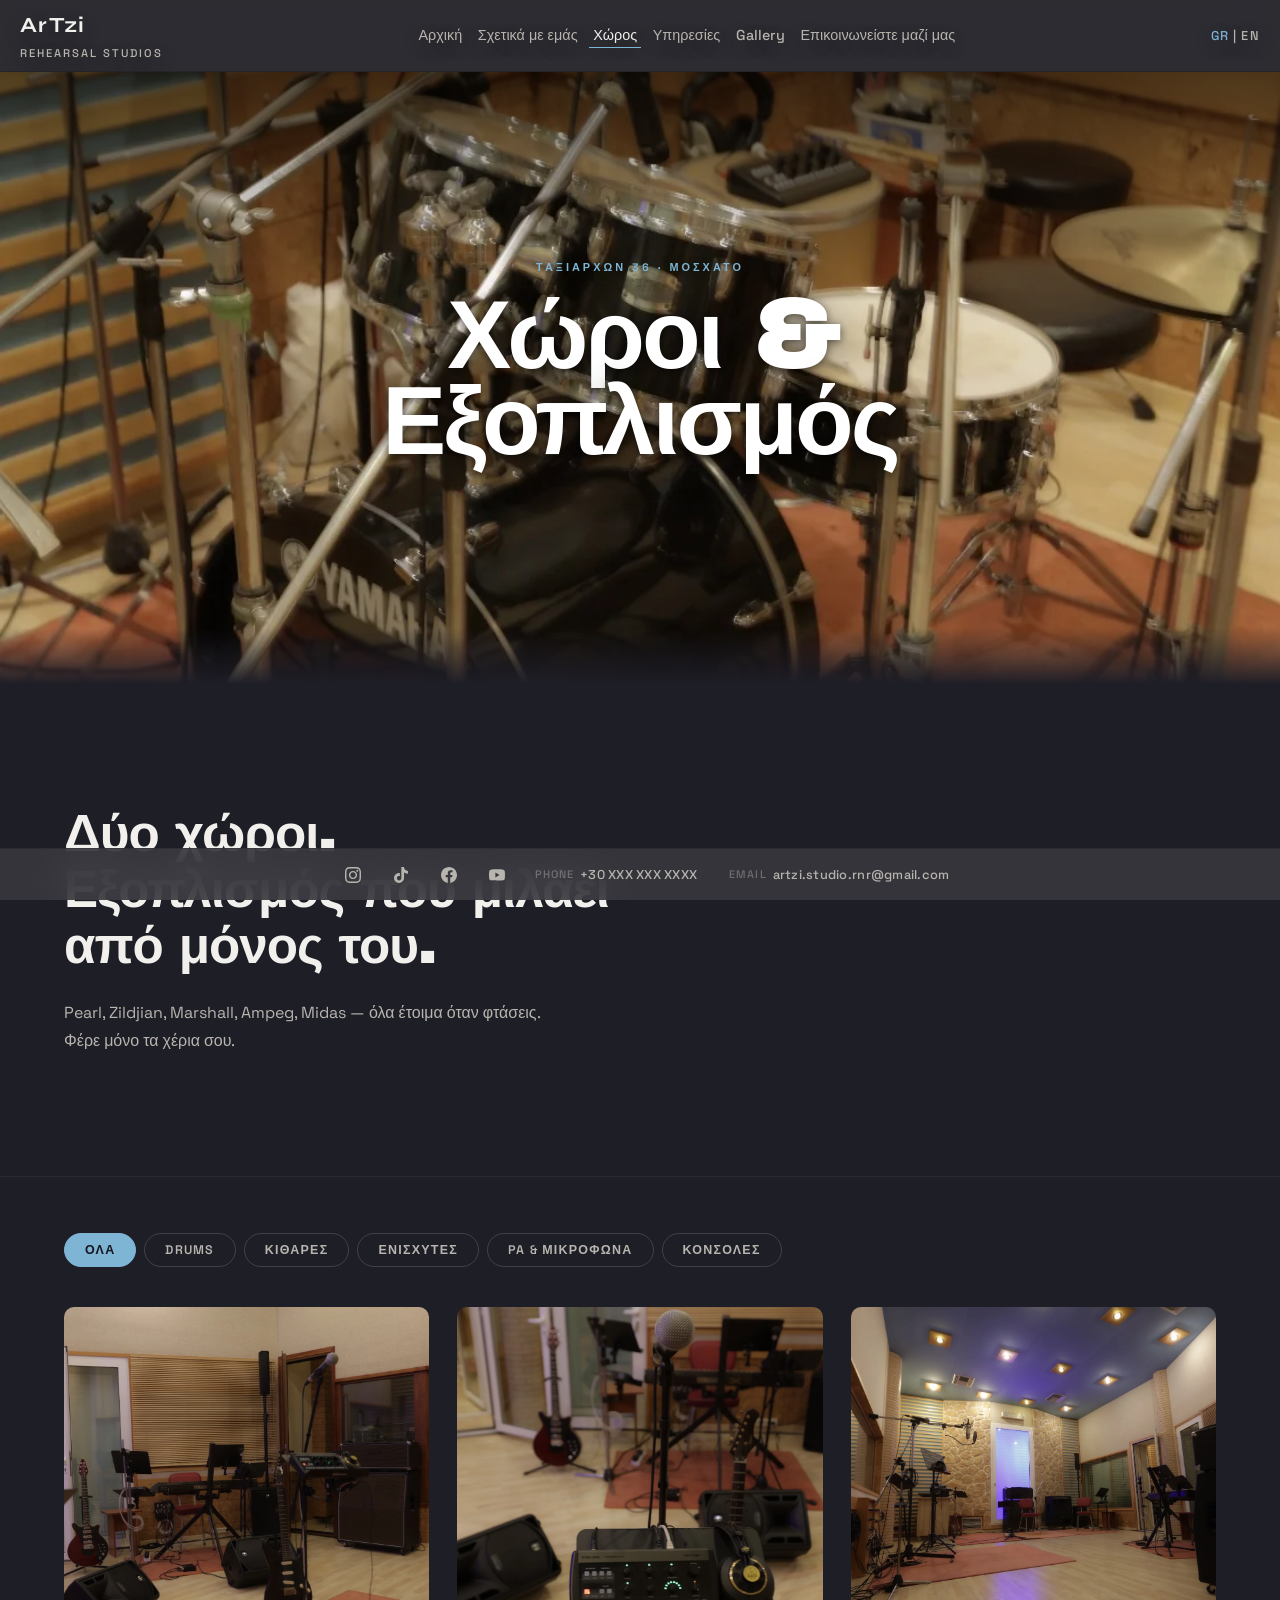
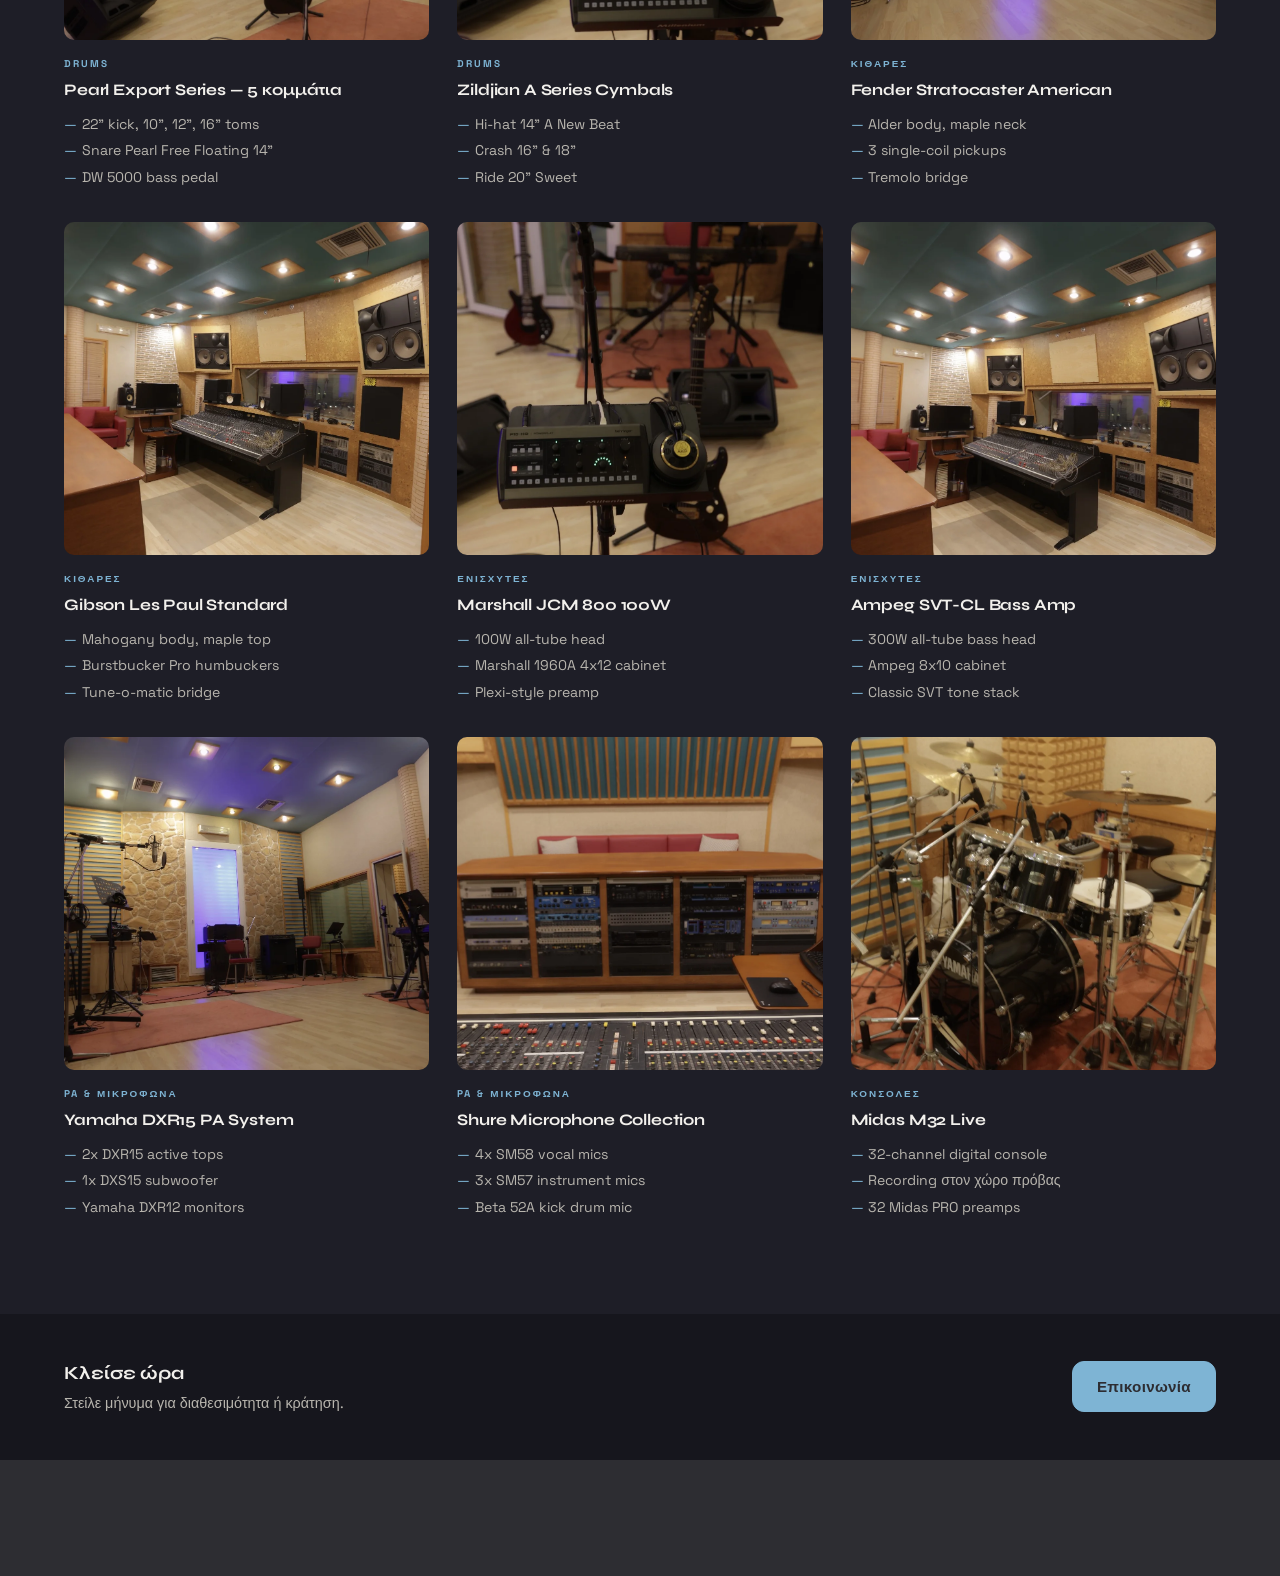
<file: facility.html>
<!DOCTYPE html>
<html lang="el" class="no-js">
<head>
    <meta charset="UTF-8">
    <meta name="viewport" content="width=device-width, initial-scale=1.0">
    <script>
if(sessionStorage.getItem('internalNav')){document.documentElement.classList.add('skip-loader');sessionStorage.removeItem('internalNav');}
document.addEventListener('click',function(e){
  var t=e.target;
  while(t&&t!==document.body){if(t.tagName==='A'&&t.href){try{if(window.location.origin===new URL(t.href).origin&&t.target!=='_blank')sessionStorage.setItem('internalNav','1');}catch(err){}return;}t=t.parentNode;}
},true);
    </script>
    <title>Χώρος | ArTzi Rehearsal Studios</title>
    <meta name="description" content="Χώροι και εξοπλισμός προβών στο ArTzi Rehearsal Studios.">
    <link rel="stylesheet" href="assets/css/main.css?v=6.5">
    <link rel="preload" href="assets/fonts/HTxqL289NzCGg4MzN6KJ7eW6CYyF_g.woff2" as="font" type="font/woff2" crossorigin>
    <link rel="preload" href="assets/fonts/V8mDoQDjQSkFtoMM3T6r8E7mPbF4Cw.woff2" as="font" type="font/woff2" crossorigin>
    <link rel="preload" href="assets/fonts/8vIH7w4qzmVxm2BL9A.woff2" as="font" type="font/woff2" crossorigin>
    <link rel="preload" href="assets/fonts/8vIH7w4qzmVxm2NL9Hz_.woff2" as="font" type="font/woff2" crossorigin>
</head>
<body>
    <a href="#main-content" class="skip-link">Skip to content</a>

    <header class="top-bar">
        <div class="container top-bar-inner">
            <a href="index.html" class="brand" aria-label="ArTzi - Αρχική"><span class="brand-title">ArTzi</span><span class="brand-subtitle">Rehearsal Studios</span></a>
            <nav class="main-nav"><ul>
                <li><a href="index.html">Αρχική</a></li>
                <li><a href="about.html">Σχετικά με εμάς</a></li>
                <li><a href="facility.html" aria-current="page">Χώρος</a></li>
                <li><a href="services.html">Υπηρεσίες</a></li>
                <li><a href="equipment.html">Gallery</a></li>
                <li><a href="contact.html">Επικοινωνείστε μαζί μας</a></li>
            </ul></nav>
            <div class="lang-switch"><span>GR</span> | <a href="en/facility.html">EN</a></div>
        </div>
    </header>

    <main class="main-content" id="main-content">

        <div class="home-hero">
            <img src="assets/images/IMG_8220.webp" alt="ArTzi Studio" loading="eager">
            <div class="home-hero-overlay">
                <span class="home-hero-eyebrow">Ταξιαρχών 36 · Μοσχάτο</span>
                <h1 class="home-hero-title home-hero-title--md">Χώροι &amp;<br>Εξοπλισμός</h1>
            </div>
        </div>

        <section class="page-section">
            <div class="page-inner">
                <div class="facility-intro">
                    <h2 class="facility-intro-heading">Δύο χώροι.<br>Εξοπλισμός που μιλάει από μόνος του.</h2>
                    <p class="facility-intro-sub">Pearl, Zildjian, Marshall, Ampeg, Midas — όλα έτοιμα όταν φτάσεις. Φέρε μόνο τα χέρια σου.</p>
                </div>
            </div>
        </section>

        <section class="equip-section">
            <div class="container">
                <div class="equip-filters">
                    <button class="filter-pill active" data-filter="all">Όλα</button>
                    <button class="filter-pill" data-filter="drums">Drums</button>
                    <button class="filter-pill" data-filter="guitars">Κιθάρες</button>
                    <button class="filter-pill" data-filter="amps">Ενισχυτές</button>
                    <button class="filter-pill" data-filter="pa">PA &amp; Μικρόφωνα</button>
                    <button class="filter-pill" data-filter="console">Κονσόλες</button>
                </div>
                <div class="equip-grid">
                    <div class="equip-card" data-category="drums">
                        <div class="equip-card-img"><img src="assets/images/IMG_8212.webp" alt="Drums" loading="lazy"></div>
                        <span class="equip-card-cat">Drums</span>
                        <h3 class="equip-card-name">Pearl Export Series — 5 κομμάτια</h3>
                        <ul class="equip-card-specs">
                            <li>22" kick, 10", 12", 16" toms</li>
                            <li>Snare Pearl Free Floating 14"</li>
                            <li>DW 5000 bass pedal</li>
                        </ul>
                    </div>
                    <div class="equip-card" data-category="drums">
                        <div class="equip-card-img"><img src="assets/images/IMG_8215.webp" alt="Cymbals" loading="lazy"></div>
                        <span class="equip-card-cat">Drums</span>
                        <h3 class="equip-card-name">Zildjian A Series Cymbals</h3>
                        <ul class="equip-card-specs">
                            <li>Hi-hat 14" A New Beat</li>
                            <li>Crash 16" &amp; 18"</li>
                            <li>Ride 20" Sweet</li>
                        </ul>
                    </div>
                    <div class="equip-card" data-category="guitars">
                        <div class="equip-card-img"><img src="assets/images/IMG_8217.webp" alt="Κιθάρες" loading="lazy"></div>
                        <span class="equip-card-cat">Κιθάρες</span>
                        <h3 class="equip-card-name">Fender Stratocaster American</h3>
                        <ul class="equip-card-specs">
                            <li>Alder body, maple neck</li>
                            <li>3 single-coil pickups</li>
                            <li>Tremolo bridge</li>
                        </ul>
                    </div>
                    <div class="equip-card" data-category="guitars">
                        <div class="equip-card-img"><img src="assets/images/IMG_8226.webp" alt="Κιθάρες" loading="lazy"></div>
                        <span class="equip-card-cat">Κιθάρες</span>
                        <h3 class="equip-card-name">Gibson Les Paul Standard</h3>
                        <ul class="equip-card-specs">
                            <li>Mahogany body, maple top</li>
                            <li>Burstbucker Pro humbuckers</li>
                            <li>Tune-o-matic bridge</li>
                        </ul>
                    </div>
                    <div class="equip-card" data-category="amps">
                        <div class="equip-card-img"><img src="assets/images/IMG_8214.webp" alt="Ενισχυτής" loading="lazy"></div>
                        <span class="equip-card-cat">Ενισχυτές</span>
                        <h3 class="equip-card-name">Marshall JCM 800 100W</h3>
                        <ul class="equip-card-specs">
                            <li>100W all-tube head</li>
                            <li>Marshall 1960A 4x12 cabinet</li>
                            <li>Plexi-style preamp</li>
                        </ul>
                    </div>
                    <div class="equip-card" data-category="amps">
                        <div class="equip-card-img"><img src="assets/images/IMG_8224.webp" alt="Ενισχυτής μπάσου" loading="lazy"></div>
                        <span class="equip-card-cat">Ενισχυτές</span>
                        <h3 class="equip-card-name">Ampeg SVT-CL Bass Amp</h3>
                        <ul class="equip-card-specs">
                            <li>300W all-tube bass head</li>
                            <li>Ampeg 8x10 cabinet</li>
                            <li>Classic SVT tone stack</li>
                        </ul>
                    </div>
                    <div class="equip-card" data-category="pa">
                        <div class="equip-card-img"><img src="assets/images/IMG_8223.webp" alt="PA" loading="lazy"></div>
                        <span class="equip-card-cat">PA &amp; Μικρόφωνα</span>
                        <h3 class="equip-card-name">Yamaha DXR15 PA System</h3>
                        <ul class="equip-card-specs">
                            <li>2x DXR15 active tops</li>
                            <li>1x DXS15 subwoofer</li>
                            <li>Yamaha DXR12 monitors</li>
                        </ul>
                    </div>
                    <div class="equip-card" data-category="pa">
                        <div class="equip-card-img"><img src="assets/images/IMG_8225.webp" alt="Μικρόφωνα" loading="lazy"></div>
                        <span class="equip-card-cat">PA &amp; Μικρόφωνα</span>
                        <h3 class="equip-card-name">Shure Microphone Collection</h3>
                        <ul class="equip-card-specs">
                            <li>4x SM58 vocal mics</li>
                            <li>3x SM57 instrument mics</li>
                            <li>Beta 52A kick drum mic</li>
                        </ul>
                    </div>
                    <div class="equip-card" data-category="console">
                        <div class="equip-card-img"><img src="assets/images/IMG_8220.webp" alt="Κονσόλα" loading="lazy"></div>
                        <span class="equip-card-cat">Κονσόλες</span>
                        <h3 class="equip-card-name">Midas M32 Live</h3>
                        <ul class="equip-card-specs">
                            <li>32-channel digital console</li>
                            <li>Recording στον χώρο πρόβας</li>
                            <li>32 Midas PRO preamps</li>
                        </ul>
                    </div>
                </div>
            </div>
        </section>

        <div class="home-cta-bar">
            <div class="home-inner home-cta-inner">
                <div>
                    <p class="home-cta-title">Κλείσε ώρα</p>
                    <p class="home-cta-sub">Στείλε μήνυμα για διαθεσιμότητα ή κράτηση.</p>
                </div>
                <a class="btn primary" href="contact.html">Επικοινωνία</a>
            </div>
        </div>

    </main>

    <footer class="bottom-bar"><div class="container"><div class="bottom-contact"><span class="bottom-info-item"><span class="bottom-info-label">phone</span><a href="tel:+30XXXXXXXXXX" class="bottom-contact-link">+30 XXX XXX XXXX</a></span><span class="bottom-info-item"><span class="bottom-info-label">email</span><a href="mailto:artzi.studio.rnr@gmail.com" class="bottom-contact-link">artzi.studio.rnr@gmail.com</a></span></div><nav class="bottom-social" aria-label="Social links"><a href="https://www.instagram.com/artzi_practicerecording_studio/" aria-label="Instagram" class="bottom-social-link"><svg viewBox="0 0 24 24" fill="currentColor" aria-hidden="true" width="16" height="16"><path d="M12 2.163c3.204 0 3.584.012 4.85.07 3.252.148 4.771 1.691 4.919 4.919.058 1.265.069 1.645.069 4.849 0 3.205-.012 3.584-.069 4.849-.149 3.225-1.664 4.771-4.919 4.919-1.266.058-1.644.07-4.85.07-3.204 0-3.584-.012-4.849-.07-3.26-.149-4.771-1.699-4.919-4.92-.058-1.265-.07-1.644-.07-4.849 0-3.204.013-3.583.07-4.849.149-3.227 1.664-4.771 4.919-4.919 1.266-.057 1.645-.069 4.849-.069zm0-2.163c-3.259 0-3.667.014-4.947.072-4.358.2-6.78 2.618-6.98 6.98-.059 1.281-.073 1.689-.073 4.948 0 3.259.014 3.668.072 4.948.2 4.358 2.618 6.78 6.98 6.98 1.281.058 1.689.072 4.948.072 3.259 0 3.668-.014 4.948-.072 4.354-.2 6.782-2.618 6.979-6.98.059-1.28.073-1.689.073-4.948 0-3.259-.014-3.667-.072-4.947-.196-4.354-2.617-6.78-6.979-6.98-1.281-.059-1.69-.073-4.949-.073zm0 5.838c-3.403 0-6.162 2.759-6.162 6.162s2.759 6.163 6.162 6.163 6.162-2.759 6.162-6.163c0-3.403-2.759-6.162-6.162-6.162zm0 10.162c-2.209 0-4-1.79-4-4 0-2.209 1.791-4 4-4s4 1.791 4 4c0 2.21-1.791 4-4 4zm6.406-11.845c-.796 0-1.441.645-1.441 1.44s.645 1.44 1.441 1.44c.795 0 1.439-.645 1.439-1.44s-.644-1.44-1.439-1.44z"/></svg></a><a href="#" aria-label="TikTok" class="bottom-social-link"><svg viewBox="0 0 24 24" fill="currentColor" aria-hidden="true" width="16" height="16"><path d="M12.525.02c1.31-.02 2.61-.01 3.91-.02.08 1.53.63 3.09 1.75 4.17 1.12 1.11 2.7 1.62 4.24 1.79v4.03c-1.44-.05-2.89-.35-4.2-.97-.57-.26-1.1-.59-1.62-.93-.01 2.92.01 5.84-.02 8.75-.08 1.4-.54 2.79-1.35 3.94-1.31 1.92-3.58 3.17-5.91 3.21-1.43.08-2.86-.31-4.08-1.03-2.02-1.19-3.44-3.37-3.65-5.71-.02-.5-.03-1-.01-1.49.18-1.9 1.12-3.72 2.58-4.96 1.66-1.44 3.98-2.13 6.15-1.72.02 1.48-.04 2.96-.04 4.44-.99-.32-2.15-.23-3.02.37-.63.41-1.11 1.04-1.36 1.75-.21.51-.15 1.07-.14 1.61.24 1.64 1.82 3.02 3.5 2.87 1.12-.01 2.19-.66 2.77-1.61.19-.33.4-.67.41-1.06.1-1.79.06-3.57.07-5.36.01-4.03-.01-8.05.02-12.07z"/></svg></a><a href="#" aria-label="Facebook" class="bottom-social-link"><svg viewBox="0 0 24 24" fill="currentColor" aria-hidden="true" width="16" height="16"><path d="M24 12.073c0-6.627-5.373-12-12-12s-12 5.373-12 12c0 5.99 4.388 10.954 10.125 11.854v-8.385H7.078v-3.47h3.047V9.43c0-3.007 1.792-4.669 4.533-4.669 1.312 0 2.686.235 2.686.235v2.953H15.83c-1.491 0-1.956.925-1.956 1.874v2.25h3.328l-.532 3.47h-2.796v8.385C19.612 23.027 24 18.062 24 12.073z"/></svg></a><a href="#" aria-label="YouTube" class="bottom-social-link"><svg viewBox="0 0 24 24" fill="currentColor" aria-hidden="true" width="16" height="16"><path d="M23.498 6.186a3.016 3.016 0 0 0-2.122-2.136C19.505 3.545 12 3.545 12 3.545s-7.505 0-9.377.505A3.017 3.017 0 0 0 .502 6.186C0 8.07 0 12 0 12s0 3.93.502 5.814a3.016 3.016 0 0 0 2.122 2.136c1.871.505 9.376.505 9.376.505s7.505 0 9.377-.505a3.015 3.015 0 0 0 2.122-2.136C24 15.93 24 12 24 12s0-3.93-.502-5.814zM9.545 15.568V8.432L15.818 12l-6.273 3.568z"/></svg></a></nav></div></footer>
    <script src="assets/js/main.js?v=6.4"></script>
</body>
</html>
</file>
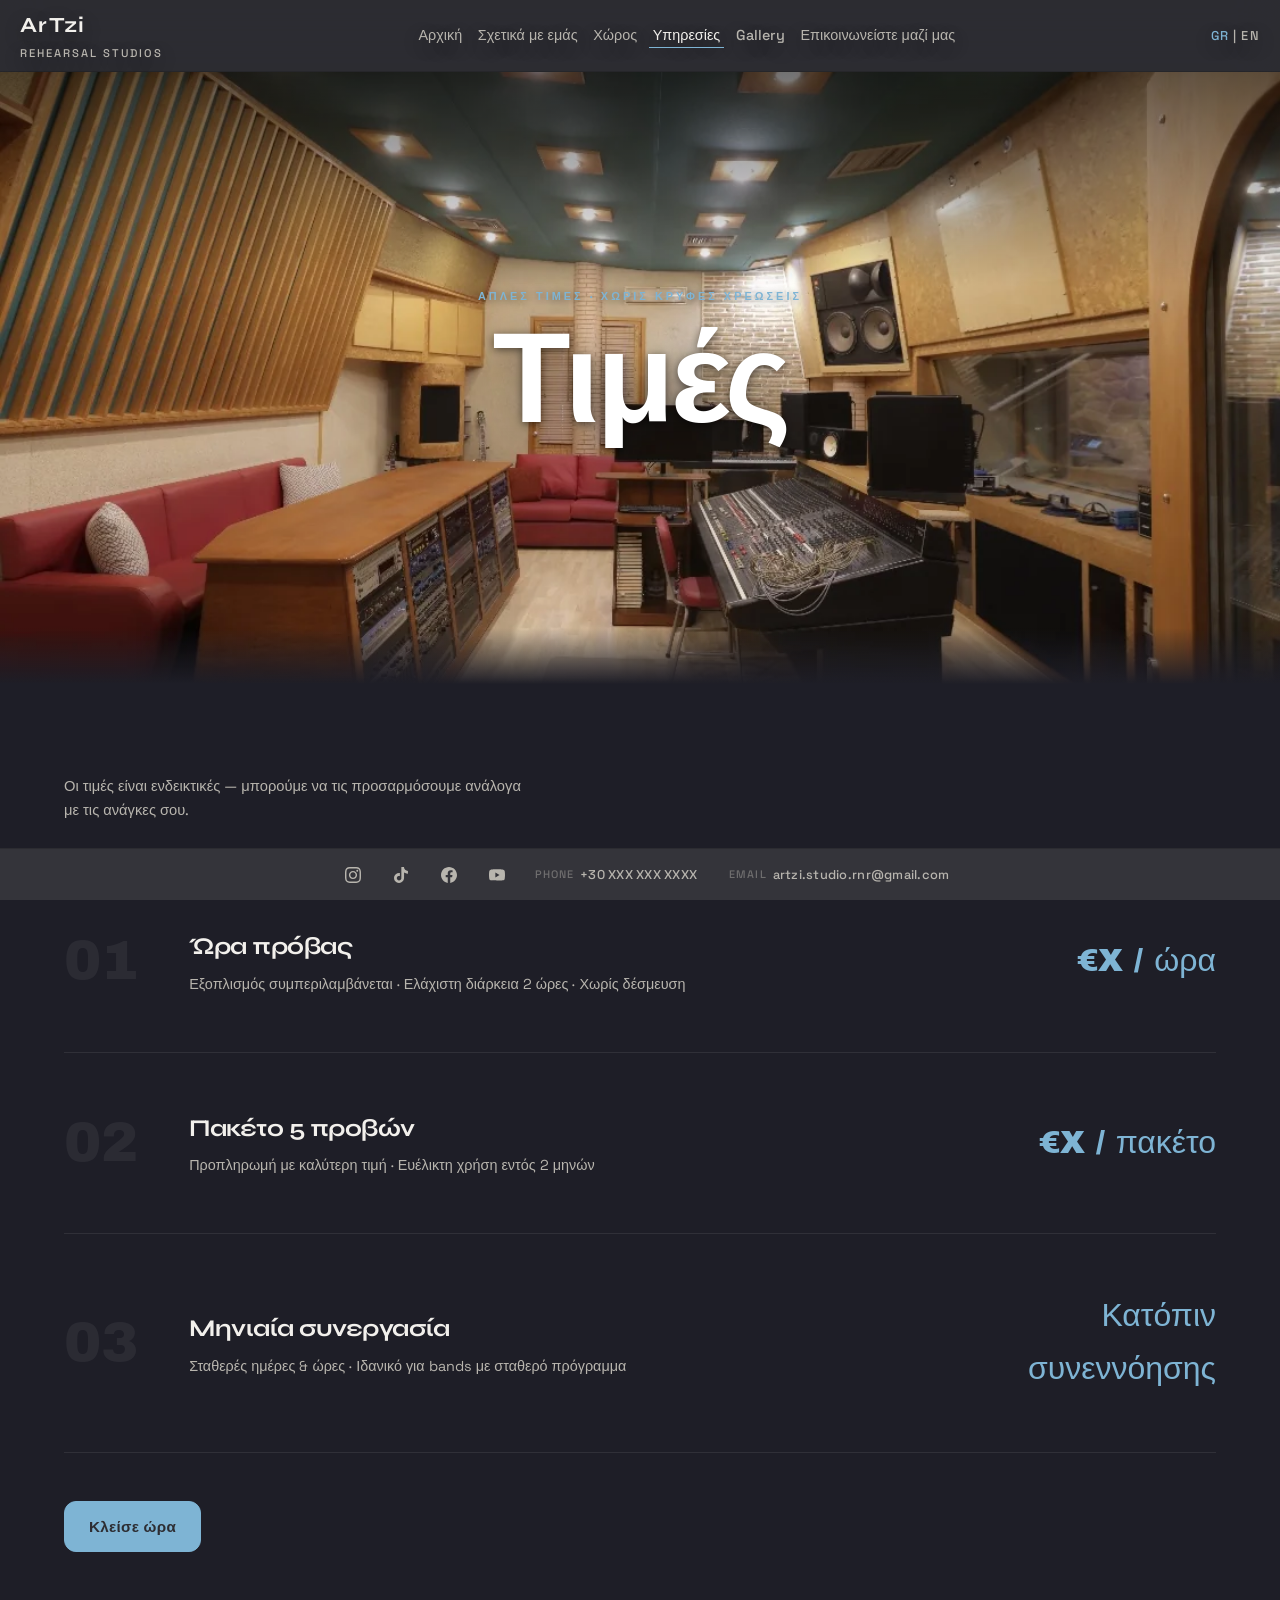
<file: services.html>
<!DOCTYPE html>
<html lang="el" class="no-js">
<head>
    <meta charset="UTF-8">
    <meta name="viewport" content="width=device-width, initial-scale=1.0">
    <script>
if(sessionStorage.getItem('internalNav')){document.documentElement.classList.add('skip-loader');sessionStorage.removeItem('internalNav');}
document.addEventListener('click',function(e){
  var t=e.target;
  while(t&&t!==document.body){if(t.tagName==='A'&&t.href){try{if(window.location.origin===new URL(t.href).origin&&t.target!=='_blank')sessionStorage.setItem('internalNav','1');}catch(err){}return;}t=t.parentNode;}
},true);
    </script>
    <title>Τιμές | ArTzi Rehearsal Studios</title>
    <meta name="description" content="Τιμοκατάλογος προβών στο ArTzi Rehearsal Studios.">
    <link rel="stylesheet" href="assets/css/main.css?v=6.5">
    <link rel="preload" href="assets/fonts/HTxqL289NzCGg4MzN6KJ7eW6CYyF_g.woff2" as="font" type="font/woff2" crossorigin>
    <link rel="preload" href="assets/fonts/V8mDoQDjQSkFtoMM3T6r8E7mPbF4Cw.woff2" as="font" type="font/woff2" crossorigin>
    <link rel="preload" href="assets/fonts/8vIH7w4qzmVxm2BL9A.woff2" as="font" type="font/woff2" crossorigin>
    <link rel="preload" href="assets/fonts/8vIH7w4qzmVxm2NL9Hz_.woff2" as="font" type="font/woff2" crossorigin>
</head>
<body>
    <a href="#main-content" class="skip-link">Skip to content</a>

    <header class="top-bar">
        <div class="container top-bar-inner">
            <a href="index.html" class="brand" aria-label="ArTzi - Αρχική"><span class="brand-title">ArTzi</span><span class="brand-subtitle">Rehearsal Studios</span></a>
            <nav class="main-nav"><ul>
                <li><a href="index.html">Αρχική</a></li>
                <li><a href="about.html">Σχετικά με εμάς</a></li>
                <li><a href="facility.html">Χώρος</a></li>
                <li><a href="services.html" aria-current="page">Υπηρεσίες</a></li>
                <li><a href="equipment.html">Gallery</a></li>
                <li><a href="contact.html">Επικοινωνείστε μαζί μας</a></li>
            </ul></nav>
            <div class="lang-switch"><span>GR</span> | <a href="en/services.html">EN</a></div>
        </div>
    </header>

    <main class="main-content" id="main-content">

        <div class="home-hero">
            <img src="assets/images/IMG_8230.webp" alt="ArTzi Rehearsal Studios" loading="eager">
            <div class="home-hero-overlay">
                <span class="home-hero-eyebrow">Απλές τιμές · Χωρίς κρυφές χρεώσεις</span>
                <h1 class="home-hero-title home-hero-title--lg">Τιμές</h1>
            </div>
        </div>

        <section class="page-section">
            <div class="page-inner">
                <p class="pricing-intro-note">Οι τιμές είναι ενδεικτικές — μπορούμε να τις προσαρμόσουμε ανάλογα με τις ανάγκες σου.</p>

                <div class="pricing-rows">

                    <div class="pricing-row">
                        <span class="pricing-row-num">01</span>
                        <div class="pricing-row-body">
                            <p class="pricing-row-name">Ώρα πρόβας</p>
                            <p class="pricing-row-desc">Εξοπλισμός συμπεριλαμβάνεται · Ελάχιστη διάρκεια 2 ώρες · Χωρίς δέσμευση</p>
                        </div>
                        <span class="pricing-row-price">&euro;X / ώρα</span>
                    </div>

                    <div class="pricing-row">
                        <span class="pricing-row-num">02</span>
                        <div class="pricing-row-body">
                            <p class="pricing-row-name">Πακέτο 5 προβών</p>
                            <p class="pricing-row-desc">Προπληρωμή με καλύτερη τιμή · Ευέλικτη χρήση εντός 2 μηνών</p>
                        </div>
                        <span class="pricing-row-price">&euro;X / πακέτο</span>
                    </div>

                    <div class="pricing-row">
                        <span class="pricing-row-num">03</span>
                        <div class="pricing-row-body">
                            <p class="pricing-row-name">Μηνιαία συνεργασία</p>
                            <p class="pricing-row-desc">Σταθερές ημέρες &amp; ώρες · Ιδανικό για bands με σταθερό πρόγραμμα</p>
                        </div>
                        <span class="pricing-row-price">Κατόπιν<br>συνεννόησης</span>
                    </div>

                </div>

                <div class="section-cta">
                    <a class="btn primary" href="contact.html">Κλείσε ώρα</a>
                </div>
            </div>
        </section>

    </main>

    <footer class="bottom-bar"><div class="container"><div class="bottom-contact"><span class="bottom-info-item"><span class="bottom-info-label">phone</span><a href="tel:+30XXXXXXXXXX" class="bottom-contact-link">+30 XXX XXX XXXX</a></span><span class="bottom-info-item"><span class="bottom-info-label">email</span><a href="mailto:artzi.studio.rnr@gmail.com" class="bottom-contact-link">artzi.studio.rnr@gmail.com</a></span></div><nav class="bottom-social" aria-label="Social links"><a href="https://www.instagram.com/artzi_practicerecording_studio/" aria-label="Instagram" class="bottom-social-link"><svg viewBox="0 0 24 24" fill="currentColor" aria-hidden="true" width="16" height="16"><path d="M12 2.163c3.204 0 3.584.012 4.85.07 3.252.148 4.771 1.691 4.919 4.919.058 1.265.069 1.645.069 4.849 0 3.205-.012 3.584-.069 4.849-.149 3.225-1.664 4.771-4.919 4.919-1.266.058-1.644.07-4.85.07-3.204 0-3.584-.012-4.849-.07-3.26-.149-4.771-1.699-4.919-4.92-.058-1.265-.07-1.644-.07-4.849 0-3.204.013-3.583.07-4.849.149-3.227 1.664-4.771 4.919-4.919 1.266-.057 1.645-.069 4.849-.069zm0-2.163c-3.259 0-3.667.014-4.947.072-4.358.2-6.78 2.618-6.98 6.98-.059 1.281-.073 1.689-.073 4.948 0 3.259.014 3.668.072 4.948.2 4.358 2.618 6.78 6.98 6.98 1.281.058 1.689.072 4.948.072 3.259 0 3.668-.014 4.948-.072 4.354-.2 6.782-2.618 6.979-6.98.059-1.28.073-1.689.073-4.948 0-3.259-.014-3.667-.072-4.947-.196-4.354-2.617-6.78-6.979-6.98-1.281-.059-1.69-.073-4.949-.073zm0 5.838c-3.403 0-6.162 2.759-6.162 6.162s2.759 6.163 6.162 6.163 6.162-2.759 6.162-6.163c0-3.403-2.759-6.162-6.162-6.162zm0 10.162c-2.209 0-4-1.79-4-4 0-2.209 1.791-4 4-4s4 1.791 4 4c0 2.21-1.791 4-4 4zm6.406-11.845c-.796 0-1.441.645-1.441 1.44s.645 1.44 1.441 1.44c.795 0 1.439-.645 1.439-1.44s-.644-1.44-1.439-1.44z"/></svg></a><a href="#" aria-label="TikTok" class="bottom-social-link"><svg viewBox="0 0 24 24" fill="currentColor" aria-hidden="true" width="16" height="16"><path d="M12.525.02c1.31-.02 2.61-.01 3.91-.02.08 1.53.63 3.09 1.75 4.17 1.12 1.11 2.7 1.62 4.24 1.79v4.03c-1.44-.05-2.89-.35-4.2-.97-.57-.26-1.1-.59-1.62-.93-.01 2.92.01 5.84-.02 8.75-.08 1.4-.54 2.79-1.35 3.94-1.31 1.92-3.58 3.17-5.91 3.21-1.43.08-2.86-.31-4.08-1.03-2.02-1.19-3.44-3.37-3.65-5.71-.02-.5-.03-1-.01-1.49.18-1.9 1.12-3.72 2.58-4.96 1.66-1.44 3.98-2.13 6.15-1.72.02 1.48-.04 2.96-.04 4.44-.99-.32-2.15-.23-3.02.37-.63.41-1.11 1.04-1.36 1.75-.21.51-.15 1.07-.14 1.61.24 1.64 1.82 3.02 3.5 2.87 1.12-.01 2.19-.66 2.77-1.61.19-.33.4-.67.41-1.06.1-1.79.06-3.57.07-5.36.01-4.03-.01-8.05.02-12.07z"/></svg></a><a href="#" aria-label="Facebook" class="bottom-social-link"><svg viewBox="0 0 24 24" fill="currentColor" aria-hidden="true" width="16" height="16"><path d="M24 12.073c0-6.627-5.373-12-12-12s-12 5.373-12 12c0 5.99 4.388 10.954 10.125 11.854v-8.385H7.078v-3.47h3.047V9.43c0-3.007 1.792-4.669 4.533-4.669 1.312 0 2.686.235 2.686.235v2.953H15.83c-1.491 0-1.956.925-1.956 1.874v2.25h3.328l-.532 3.47h-2.796v8.385C19.612 23.027 24 18.062 24 12.073z"/></svg></a><a href="#" aria-label="YouTube" class="bottom-social-link"><svg viewBox="0 0 24 24" fill="currentColor" aria-hidden="true" width="16" height="16"><path d="M23.498 6.186a3.016 3.016 0 0 0-2.122-2.136C19.505 3.545 12 3.545 12 3.545s-7.505 0-9.377.505A3.017 3.017 0 0 0 .502 6.186C0 8.07 0 12 0 12s0 3.93.502 5.814a3.016 3.016 0 0 0 2.122 2.136c1.871.505 9.376.505 9.376.505s7.505 0 9.377-.505a3.015 3.015 0 0 0 2.122-2.136C24 15.93 24 12 24 12s0-3.93-.502-5.814zM9.545 15.568V8.432L15.818 12l-6.273 3.568z"/></svg></a></nav></div></footer>
    <script src="assets/js/main.js?v=6.4"></script>
</body>
</html>
</file>
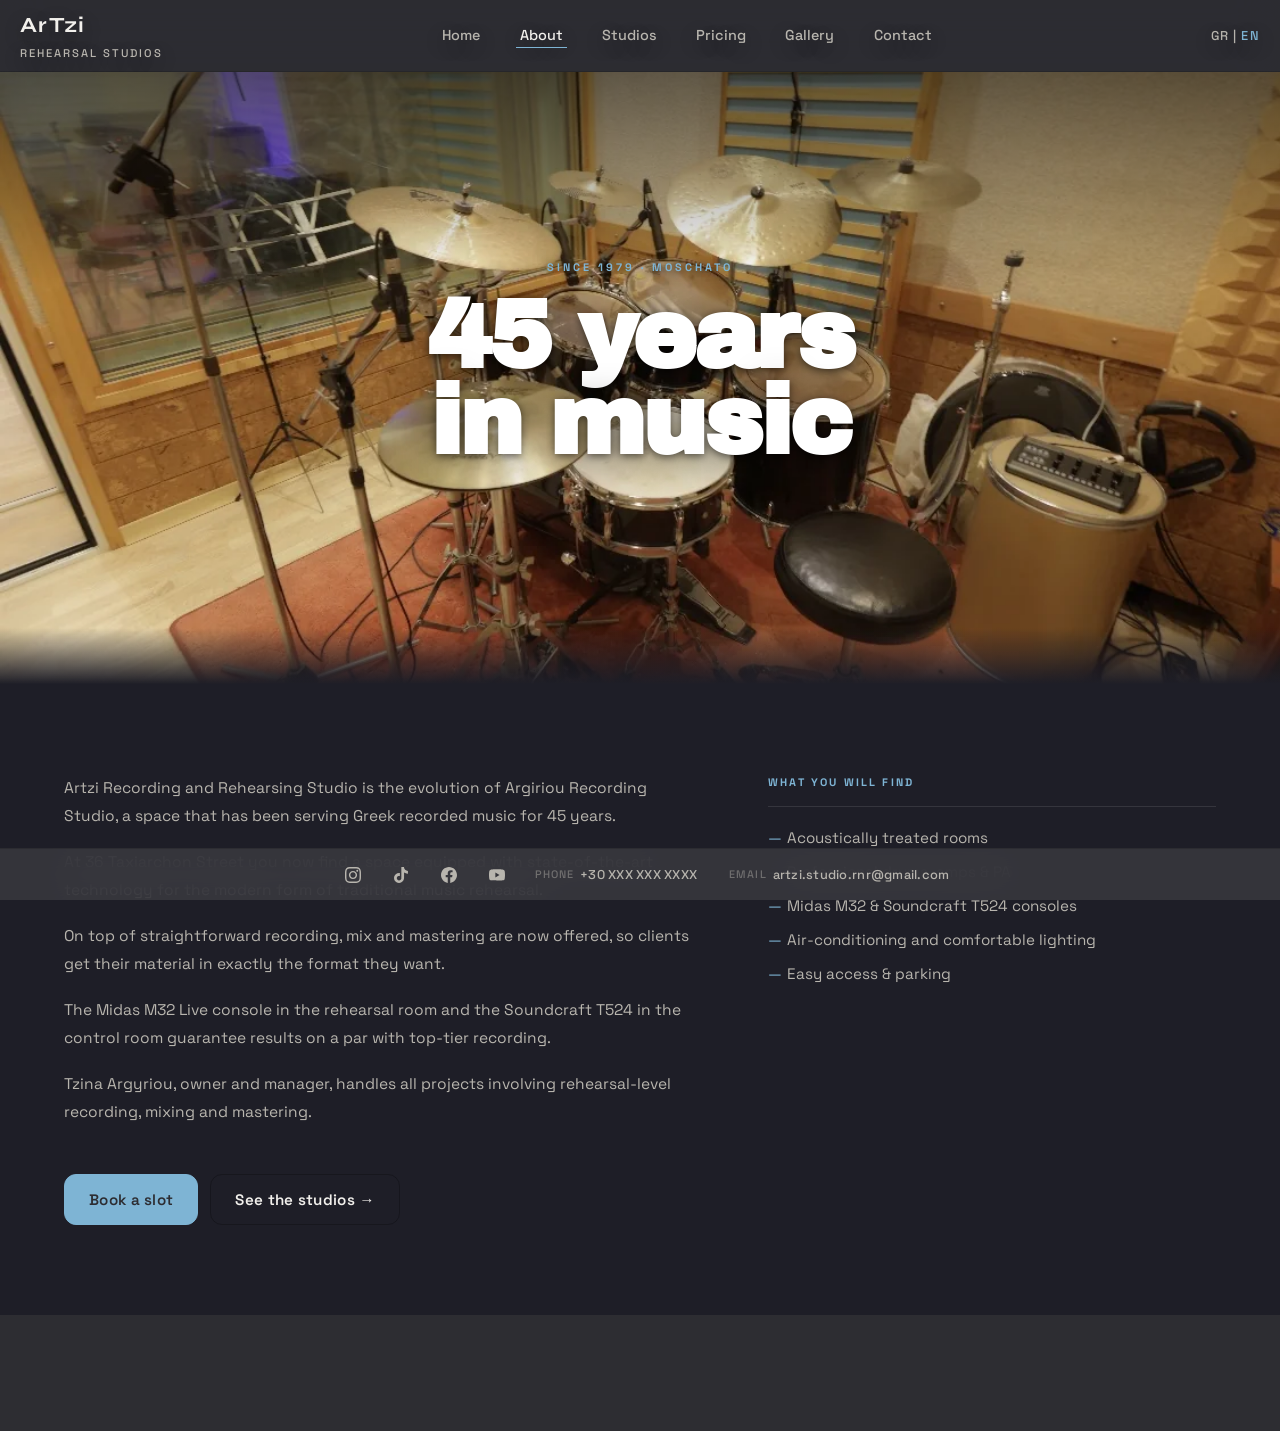
<file: en/about.html>
<!DOCTYPE html>
<html lang="en" class="no-js">
<head>
    <meta charset="UTF-8">
    <meta name="viewport" content="width=device-width, initial-scale=1.0">
    <script>
if(sessionStorage.getItem('internalNav')){document.documentElement.classList.add('skip-loader');sessionStorage.removeItem('internalNav');}
document.addEventListener('click',function(e){
  var t=e.target;
  while(t&&t!==document.body){if(t.tagName==='A'&&t.href){try{if(window.location.origin===new URL(t.href).origin&&t.target!=='_blank')sessionStorage.setItem('internalNav','1');}catch(err){}return;}t=t.parentNode;}
},true);
    </script>
    <title>About | ArTzi Rehearsal Studios</title>
    <meta name="description" content="About ArTzi Rehearsal Studios - 45 years in Greek recorded music.">
    <link rel="stylesheet" href="../assets/css/main.css?v=6.5">
    <link rel="preload" href="../assets/fonts/HTxqL289NzCGg4MzN6KJ7eW6CYyF_g.woff2" as="font" type="font/woff2" crossorigin>
    <link rel="preload" href="../assets/fonts/V8mDoQDjQSkFtoMM3T6r8E7mPbF4Cw.woff2" as="font" type="font/woff2" crossorigin>
    <link rel="preload" href="../assets/fonts/8vIH7w4qzmVxm2BL9A.woff2" as="font" type="font/woff2" crossorigin>
    <link rel="preload" href="../assets/fonts/8vIH7w4qzmVxm2NL9Hz_.woff2" as="font" type="font/woff2" crossorigin>
</head>
<body>
    <a href="#main-content" class="skip-link">Skip to content</a>

    <header class="top-bar">
        <div class="container top-bar-inner">
            <a href="index.html" class="brand" aria-label="ArTzi - Home"><span class="brand-title">ArTzi</span><span class="brand-subtitle">Rehearsal Studios</span></a>
            <nav class="main-nav"><ul>
                <li><a href="index.html">Home</a></li>
                <li><a href="about.html" aria-current="page">About</a></li>
                <li><a href="facility.html">Studios</a></li>
                <li><a href="services.html">Pricing</a></li>
                <li><a href="equipment.html">Gallery</a></li>
                <li><a href="contact.html">Contact</a></li>
            </ul></nav>
            <div class="lang-switch"><a href="../about.html">GR</a> | <span>EN</span></div>
        </div>
    </header>

    <main class="main-content" id="main-content">

        <div class="home-hero">
            <img src="../assets/images/IMG_8239.webp" alt="ArTzi Rehearsal Studios" loading="eager">
            <div class="home-hero-overlay">
                <span class="home-hero-eyebrow">Since 1979 · Moschato</span>
                <h1 class="home-hero-title home-hero-title--md">45 years<br>in music</h1>
            </div>
        </div>

        <section class="page-section">
            <div class="page-inner">
                <div class="page-2col">
                    <div class="about-text">
                        <p>Artzi Recording and Rehearsing Studio is the evolution of Argiriou Recording Studio, a space that has been serving Greek recorded music for 45 years.</p>
                        <p>At 36 Taxiarchon Street you now find a space equipped with state-of-the-art technology for the modern form of traditional music rehearsal.</p>
                        <p>On top of straightforward recording, mix and mastering are now offered, so clients get their material in exactly the format they want.</p>
                        <p>The Midas M32 Live console in the rehearsal room and the Soundcraft T524 in the control room guarantee results on a par with top-tier recording.</p>
                        <p>Tzina Argyriou, owner and manager, handles all projects involving rehearsal-level recording, mixing and mastering.</p>
                    </div>
                    <div>
                        <span class="p-label">What you will find</span>
                        <ul class="p-bullets">
                            <li>Acoustically treated rooms</li>
                            <li>Professional drums, amps &amp; PA</li>
                            <li>Midas M32 &amp; Soundcraft T524 consoles</li>
                            <li>Air-conditioning and comfortable lighting</li>
                            <li>Easy access &amp; parking</li>
                        </ul>
                    </div>
                </div>
                <div class="section-cta">
                    <a class="btn primary" href="contact.html">Book a slot</a>
                    <a class="btn ghost" href="facility.html">See the studios &rarr;</a>
                </div>
            </div>
        </section>

    </main>

    <footer class="bottom-bar"><div class="container"><div class="bottom-contact"><span class="bottom-info-item"><span class="bottom-info-label">phone</span><a href="tel:+30XXXXXXXXXX" class="bottom-contact-link">+30 XXX XXX XXXX</a></span><span class="bottom-info-item"><span class="bottom-info-label">email</span><a href="mailto:artzi.studio.rnr@gmail.com" class="bottom-contact-link">artzi.studio.rnr@gmail.com</a></span></div><nav class="bottom-social" aria-label="Social links"><a href="https://www.instagram.com/artzi_practicerecording_studio/" aria-label="Instagram" class="bottom-social-link"><svg viewBox="0 0 24 24" fill="currentColor" aria-hidden="true" width="16" height="16"><path d="M12 2.163c3.204 0 3.584.012 4.85.07 3.252.148 4.771 1.691 4.919 4.919.058 1.265.069 1.645.069 4.849 0 3.205-.012 3.584-.069 4.849-.149 3.225-1.664 4.771-4.919 4.919-1.266.058-1.644.07-4.85.07-3.204 0-3.584-.012-4.849-.07-3.26-.149-4.771-1.699-4.919-4.92-.058-1.265-.07-1.644-.07-4.849 0-3.204.013-3.583.07-4.849.149-3.227 1.664-4.771 4.919-4.919 1.266-.057 1.645-.069 4.849-.069zm0-2.163c-3.259 0-3.667.014-4.947.072-4.358.2-6.78 2.618-6.98 6.98-.059 1.281-.073 1.689-.073 4.948 0 3.259.014 3.668.072 4.948.2 4.358 2.618 6.78 6.98 6.98 1.281.058 1.689.072 4.948.072 3.259 0 3.668-.014 4.948-.072 4.354-.2 6.782-2.618 6.979-6.98.059-1.28.073-1.689.073-4.948 0-3.259-.014-3.667-.072-4.947-.196-4.354-2.617-6.78-6.979-6.98-1.281-.059-1.69-.073-4.949-.073zm0 5.838c-3.403 0-6.162 2.759-6.162 6.162s2.759 6.163 6.162 6.163 6.162-2.759 6.162-6.163c0-3.403-2.759-6.162-6.162-6.162zm0 10.162c-2.209 0-4-1.79-4-4 0-2.209 1.791-4 4-4s4 1.791 4 4c0 2.21-1.791 4-4 4zm6.406-11.845c-.796 0-1.441.645-1.441 1.44s.645 1.44 1.441 1.44c.795 0 1.439-.645 1.439-1.44s-.644-1.44-1.439-1.44z"/></svg></a><a href="#" aria-label="TikTok" class="bottom-social-link"><svg viewBox="0 0 24 24" fill="currentColor" aria-hidden="true" width="16" height="16"><path d="M12.525.02c1.31-.02 2.61-.01 3.91-.02.08 1.53.63 3.09 1.75 4.17 1.12 1.11 2.7 1.62 4.24 1.79v4.03c-1.44-.05-2.89-.35-4.2-.97-.57-.26-1.1-.59-1.62-.93-.01 2.92.01 5.84-.02 8.75-.08 1.4-.54 2.79-1.35 3.94-1.31 1.92-3.58 3.17-5.91 3.21-1.43.08-2.86-.31-4.08-1.03-2.02-1.19-3.44-3.37-3.65-5.71-.02-.5-.03-1-.01-1.49.18-1.9 1.12-3.72 2.58-4.96 1.66-1.44 3.98-2.13 6.15-1.72.02 1.48-.04 2.96-.04 4.44-.99-.32-2.15-.23-3.02.37-.63.41-1.11 1.04-1.36 1.75-.21.51-.15 1.07-.14 1.61.24 1.64 1.82 3.02 3.5 2.87 1.12-.01 2.19-.66 2.77-1.61.19-.33.4-.67.41-1.06.1-1.79.06-3.57.07-5.36.01-4.03-.01-8.05.02-12.07z"/></svg></a><a href="#" aria-label="Facebook" class="bottom-social-link"><svg viewBox="0 0 24 24" fill="currentColor" aria-hidden="true" width="16" height="16"><path d="M24 12.073c0-6.627-5.373-12-12-12s-12 5.373-12 12c0 5.99 4.388 10.954 10.125 11.854v-8.385H7.078v-3.47h3.047V9.43c0-3.007 1.792-4.669 4.533-4.669 1.312 0 2.686.235 2.686.235v2.953H15.83c-1.491 0-1.956.925-1.956 1.874v2.25h3.328l-.532 3.47h-2.796v8.385C19.612 23.027 24 18.062 24 12.073z"/></svg></a><a href="#" aria-label="YouTube" class="bottom-social-link"><svg viewBox="0 0 24 24" fill="currentColor" aria-hidden="true" width="16" height="16"><path d="M23.498 6.186a3.016 3.016 0 0 0-2.122-2.136C19.505 3.545 12 3.545 12 3.545s-7.505 0-9.377.505A3.017 3.017 0 0 0 .502 6.186C0 8.07 0 12 0 12s0 3.93.502 5.814a3.016 3.016 0 0 0 2.122 2.136c1.871.505 9.376.505 9.376.505s7.505 0 9.377-.505a3.015 3.015 0 0 0 2.122-2.136C24 15.93 24 12 24 12s0-3.93-.502-5.814zM9.545 15.568V8.432L15.818 12l-6.273 3.568z"/></svg></a></nav></div></footer>
    <script src="../assets/js/main.js?v=6.4"></script>
</body>
</html>
</file>
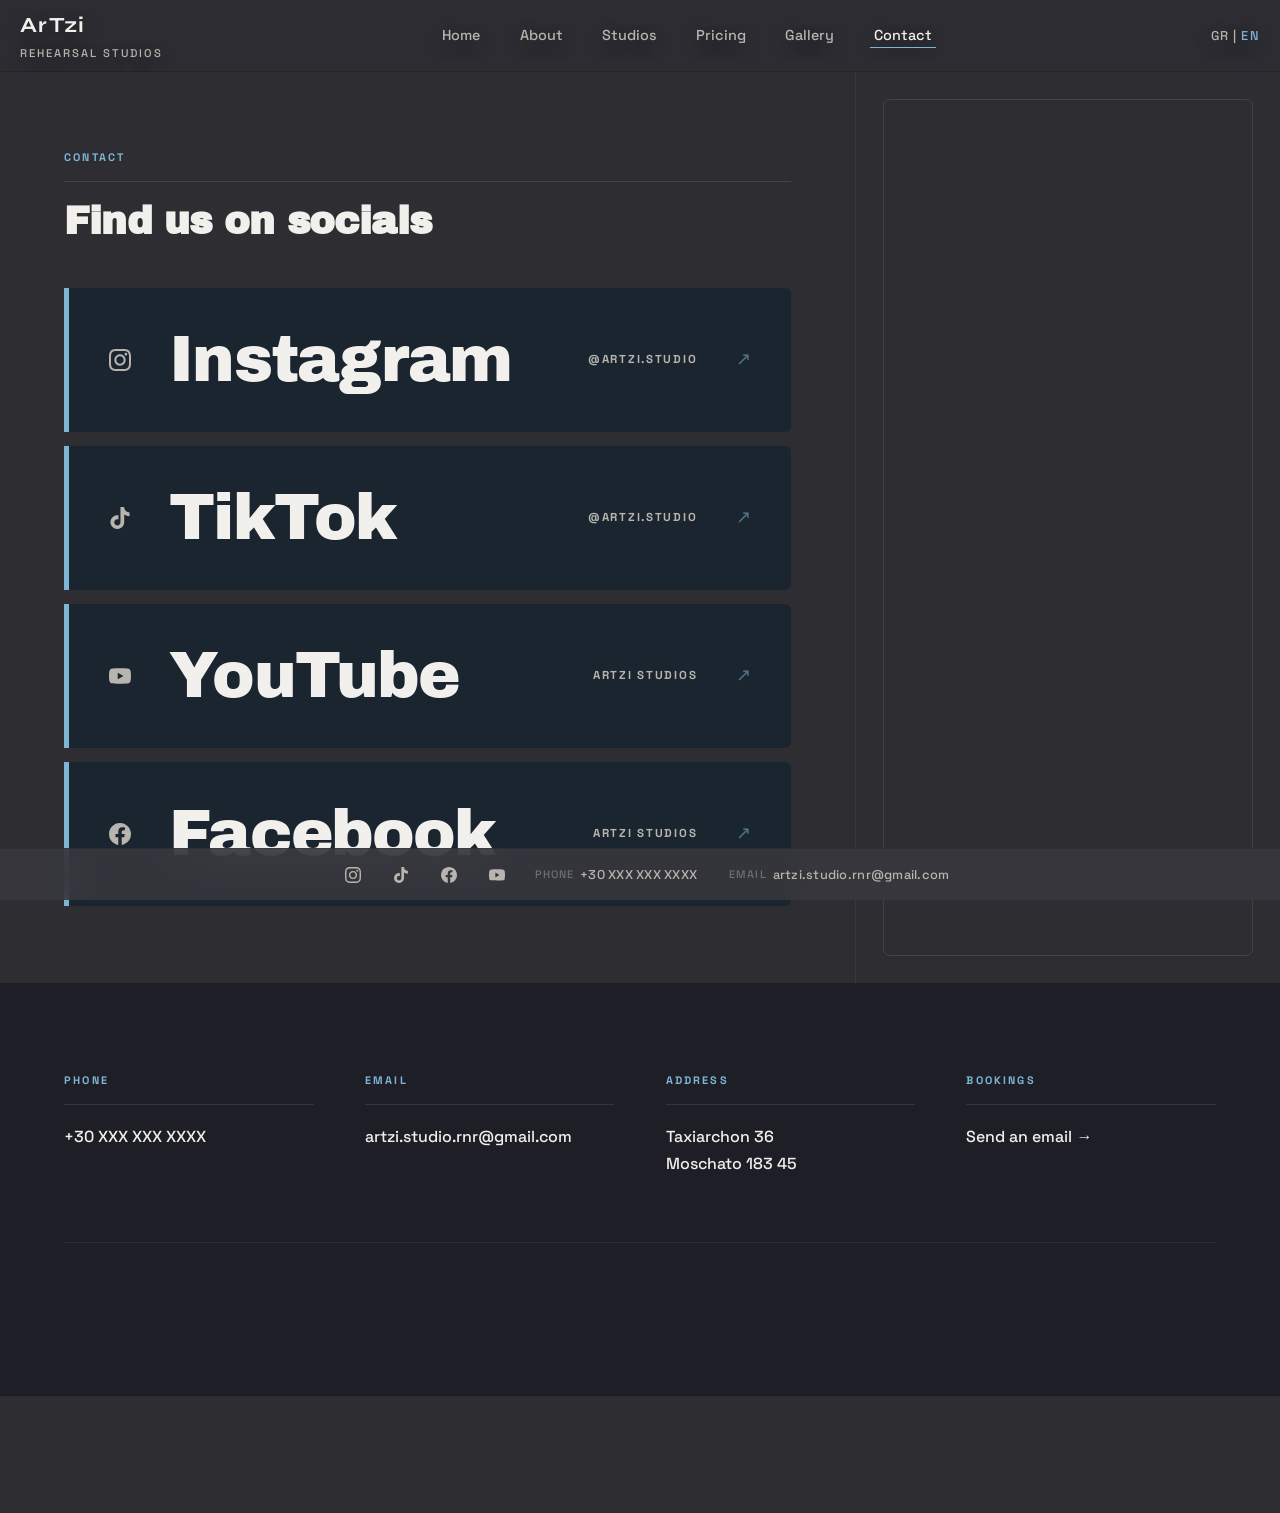
<file: en/contact.html>
<!DOCTYPE html>
<html lang="en" class="no-js">
<head>
    <meta charset="UTF-8">
    <meta name="viewport" content="width=device-width, initial-scale=1.0">
    <script>
if(sessionStorage.getItem('internalNav')){document.documentElement.classList.add('skip-loader');sessionStorage.removeItem('internalNav');}
document.addEventListener('click',function(e){
  var t=e.target;
  while(t&&t!==document.body){if(t.tagName==='A'&&t.href){try{if(window.location.origin===new URL(t.href).origin&&t.target!=='_blank')sessionStorage.setItem('internalNav','1');}catch(err){}return;}t=t.parentNode;}
},true);
    </script>
    <title>Contact | ArTzi Rehearsal Studios</title>
    <meta name="description" content="Contact ArTzi Rehearsal Studios for bookings and availability.">
    <link rel="stylesheet" href="../assets/css/main.css?v=6.5">
    <link rel="preload" href="../assets/fonts/HTxqL289NzCGg4MzN6KJ7eW6CYyF_g.woff2" as="font" type="font/woff2" crossorigin>
    <link rel="preload" href="../assets/fonts/V8mDoQDjQSkFtoMM3T6r8E7mPbF4Cw.woff2" as="font" type="font/woff2" crossorigin>
    <link rel="preload" href="../assets/fonts/8vIH7w4qzmVxm2BL9A.woff2" as="font" type="font/woff2" crossorigin>
    <link rel="preload" href="../assets/fonts/8vIH7w4qzmVxm2NL9Hz_.woff2" as="font" type="font/woff2" crossorigin>
</head>
<body>
    <a href="#main-content" class="skip-link">Skip to content</a>

    <header class="top-bar">
        <div class="container top-bar-inner">
            <a href="index.html" class="brand" aria-label="ArTzi - Home"><span class="brand-title">ArTzi</span><span class="brand-subtitle">Rehearsal Studios</span></a>
            <nav class="main-nav"><ul>
                <li><a href="index.html">Home</a></li>
                <li><a href="about.html">About</a></li>
                <li><a href="facility.html">Studios</a></li>
                <li><a href="services.html">Pricing</a></li>
                <li><a href="equipment.html">Gallery</a></li>
                <li><a href="contact.html" aria-current="page">Contact</a></li>
            </ul></nav>
            <div class="lang-switch"><a href="../contact.html">GR</a> | <span>EN</span></div>
        </div>
    </header>

    <main class="main-content" id="main-content">

        <div class="social-map-split">
        <div class="social-map-left">
            <div class="social-list">
                <div class="social-list-header">
                    <span class="p-label">Contact</span>
                    <h1 class="social-list-title">Find us on socials</h1>
                </div>
                <a href="#" class="social-row" aria-label="ArTzi on Instagram">
                    <span class="social-row-icon" aria-hidden="true"><svg viewBox="0 0 24 24" fill="currentColor"><path d="M12 2.163c3.204 0 3.584.012 4.85.07 3.252.148 4.771 1.691 4.919 4.919.058 1.265.069 1.645.069 4.849 0 3.205-.012 3.584-.069 4.849-.149 3.225-1.664 4.771-4.919 4.919-1.266.058-1.644.07-4.85.07-3.204 0-3.584-.012-4.849-.07-3.26-.149-4.771-1.699-4.919-4.92-.058-1.265-.07-1.644-.07-4.849 0-3.204.013-3.583.07-4.849.149-3.227 1.664-4.771 4.919-4.919 1.266-.057 1.645-.069 4.849-.069zm0-2.163c-3.259 0-3.667.014-4.947.072-4.358.2-6.78 2.618-6.98 6.98-.059 1.281-.073 1.689-.073 4.948 0 3.259.014 3.668.072 4.948.2 4.358 2.618 6.78 6.98 6.98 1.281.058 1.689.072 4.948.072 3.259 0 3.668-.014 4.948-.072 4.354-.2 6.782-2.618 6.979-6.98.059-1.28.073-1.689.073-4.948 0-3.259-.014-3.667-.072-4.947-.196-4.354-2.617-6.78-6.979-6.98-1.281-.059-1.69-.073-4.949-.073zm0 5.838c-3.403 0-6.162 2.759-6.162 6.162s2.759 6.163 6.162 6.163 6.162-2.759 6.162-6.163c0-3.403-2.759-6.162-6.162-6.162zm0 10.162c-2.209 0-4-1.79-4-4 0-2.209 1.791-4 4-4s4 1.791 4 4c0 2.21-1.791 4-4 4zm6.406-11.845c-.796 0-1.441.645-1.441 1.44s.645 1.44 1.441 1.44c.795 0 1.439-.645 1.439-1.44s-.644-1.44-1.439-1.44z"/></svg></span>
                    <span class="social-row-name">Instagram</span>
                    <span class="social-row-rule" aria-hidden="true"></span>
                    <span class="social-row-handle">@artzi.studio</span>
                    <span class="social-row-arrow" aria-hidden="true">↗</span>
                </a>
                <a href="#" class="social-row" aria-label="ArTzi on TikTok">
                    <span class="social-row-icon" aria-hidden="true"><svg viewBox="0 0 24 24" fill="currentColor"><path d="M12.525.02c1.31-.02 2.61-.01 3.91-.02.08 1.53.63 3.09 1.75 4.17 1.12 1.11 2.7 1.62 4.24 1.79v4.03c-1.44-.05-2.89-.35-4.2-.97-.57-.26-1.1-.59-1.62-.93-.01 2.92.01 5.84-.02 8.75-.08 1.4-.54 2.79-1.35 3.94-1.31 1.92-3.58 3.17-5.91 3.21-1.43.08-2.86-.31-4.08-1.03-2.02-1.19-3.44-3.37-3.65-5.71-.02-.5-.03-1-.01-1.49.18-1.9 1.12-3.72 2.58-4.96 1.66-1.44 3.98-2.13 6.15-1.72.02 1.48-.04 2.96-.04 4.44-.99-.32-2.15-.23-3.02.37-.63.41-1.11 1.04-1.36 1.75-.21.51-.15 1.07-.14 1.61.24 1.64 1.82 3.02 3.5 2.87 1.12-.01 2.19-.66 2.77-1.61.19-.33.4-.67.41-1.06.1-1.79.06-3.57.07-5.36.01-4.03-.01-8.05.02-12.07z"/></svg></span>
                    <span class="social-row-name">TikTok</span>
                    <span class="social-row-rule" aria-hidden="true"></span>
                    <span class="social-row-handle">@artzi.studio</span>
                    <span class="social-row-arrow" aria-hidden="true">↗</span>
                </a>
                <a href="#" class="social-row" aria-label="ArTzi on YouTube">
                    <span class="social-row-icon" aria-hidden="true"><svg viewBox="0 0 24 24" fill="currentColor"><path d="M23.498 6.186a3.016 3.016 0 0 0-2.122-2.136C19.505 3.545 12 3.545 12 3.545s-7.505 0-9.377.505A3.017 3.017 0 0 0 .502 6.186C0 8.07 0 12 0 12s0 3.93.502 5.814a3.016 3.016 0 0 0 2.122 2.136c1.871.505 9.376.505 9.376.505s7.505 0 9.377-.505a3.015 3.015 0 0 0 2.122-2.136C24 15.93 24 12 24 12s0-3.93-.502-5.814zM9.545 15.568V8.432L15.818 12l-6.273 3.568z"/></svg></span>
                    <span class="social-row-name">YouTube</span>
                    <span class="social-row-rule" aria-hidden="true"></span>
                    <span class="social-row-handle">ArTzi Studios</span>
                    <span class="social-row-arrow" aria-hidden="true">↗</span>
                </a>
                <a href="#" class="social-row" aria-label="ArTzi on Facebook">
                    <span class="social-row-icon" aria-hidden="true"><svg viewBox="0 0 24 24" fill="currentColor"><path d="M24 12.073c0-6.627-5.373-12-12-12s-12 5.373-12 12c0 5.99 4.388 10.954 10.125 11.854v-8.385H7.078v-3.47h3.047V9.43c0-3.007 1.792-4.669 4.533-4.669 1.312 0 2.686.235 2.686.235v2.953H15.83c-1.491 0-1.956.925-1.956 1.874v2.25h3.328l-.532 3.47h-2.796v8.385C19.612 23.027 24 18.062 24 12.073z"/></svg></span>
                    <span class="social-row-name">Facebook</span>
                    <span class="social-row-rule" aria-hidden="true"></span>
                    <span class="social-row-handle">ArTzi Studios</span>
                    <span class="social-row-arrow" aria-hidden="true">↗</span>
                </a>
            </div>
        </div>
        <div class="social-map-right">
            <div class="social-map-frame">
                <iframe src="https://maps.google.com/maps?q=37.9549677,23.6877623&z=16&output=embed" loading="lazy" referrerpolicy="no-referrer-when-downgrade" title="Google Maps - Taxiarchon 36"></iframe>
            </div>
        </div>
        </div>

        <div class="contact-details-section">
            <div class="contact-details-grid">
                <div class="contact-detail-col">
                    <span class="p-label">Phone</span>
                    <a href="tel:+30XXXXXXXXXX" class="contact-detail-value">+30 XXX XXX XXXX</a>
                </div>
                <div class="contact-detail-col">
                    <span class="p-label">Email</span>
                    <a href="mailto:artzi.studio.rnr@gmail.com" class="contact-detail-value">artzi.studio.rnr@gmail.com</a>
                </div>
                <div class="contact-detail-col">
                    <span class="p-label">Address</span>
                    <p class="contact-detail-value">Taxiarchon 36<br>Moschato 183 45</p>
                </div>
                <div class="contact-detail-col">
                    <span class="p-label">Bookings</span>
                    <a href="mailto:artzi.studio.rnr@gmail.com" class="contact-detail-value">Send an email &rarr;</a>
                </div>
            </div>
        </div>

    </main>

    <footer class="bottom-bar"><div class="container"><div class="bottom-contact"><span class="bottom-info-item"><span class="bottom-info-label">phone</span><a href="tel:+30XXXXXXXXXX" class="bottom-contact-link">+30 XXX XXX XXXX</a></span><span class="bottom-info-item"><span class="bottom-info-label">email</span><a href="mailto:artzi.studio.rnr@gmail.com" class="bottom-contact-link">artzi.studio.rnr@gmail.com</a></span></div><nav class="bottom-social" aria-label="Social links"><a href="https://www.instagram.com/artzi_practicerecording_studio/" aria-label="Instagram" class="bottom-social-link"><svg viewBox="0 0 24 24" fill="currentColor" aria-hidden="true" width="16" height="16"><path d="M12 2.163c3.204 0 3.584.012 4.85.07 3.252.148 4.771 1.691 4.919 4.919.058 1.265.069 1.645.069 4.849 0 3.205-.012 3.584-.069 4.849-.149 3.225-1.664 4.771-4.919 4.919-1.266.058-1.644.07-4.85.07-3.204 0-3.584-.012-4.849-.07-3.26-.149-4.771-1.699-4.919-4.92-.058-1.265-.07-1.644-.07-4.849 0-3.204.013-3.583.07-4.849.149-3.227 1.664-4.771 4.919-4.919 1.266-.057 1.645-.069 4.849-.069zm0-2.163c-3.259 0-3.667.014-4.947.072-4.358.2-6.78 2.618-6.98 6.98-.059 1.281-.073 1.689-.073 4.948 0 3.259.014 3.668.072 4.948.2 4.358 2.618 6.78 6.98 6.98 1.281.058 1.689.072 4.948.072 3.259 0 3.668-.014 4.948-.072 4.354-.2 6.782-2.618 6.979-6.98.059-1.28.073-1.689.073-4.948 0-3.259-.014-3.667-.072-4.947-.196-4.354-2.617-6.78-6.979-6.98-1.281-.059-1.69-.073-4.949-.073zm0 5.838c-3.403 0-6.162 2.759-6.162 6.162s2.759 6.163 6.162 6.163 6.162-2.759 6.162-6.163c0-3.403-2.759-6.162-6.162-6.162zm0 10.162c-2.209 0-4-1.79-4-4 0-2.209 1.791-4 4-4s4 1.791 4 4c0 2.21-1.791 4-4 4zm6.406-11.845c-.796 0-1.441.645-1.441 1.44s.645 1.44 1.441 1.44c.795 0 1.439-.645 1.439-1.44s-.644-1.44-1.439-1.44z"/></svg></a><a href="#" aria-label="TikTok" class="bottom-social-link"><svg viewBox="0 0 24 24" fill="currentColor" aria-hidden="true" width="16" height="16"><path d="M12.525.02c1.31-.02 2.61-.01 3.91-.02.08 1.53.63 3.09 1.75 4.17 1.12 1.11 2.7 1.62 4.24 1.79v4.03c-1.44-.05-2.89-.35-4.2-.97-.57-.26-1.1-.59-1.62-.93-.01 2.92.01 5.84-.02 8.75-.08 1.4-.54 2.79-1.35 3.94-1.31 1.92-3.58 3.17-5.91 3.21-1.43.08-2.86-.31-4.08-1.03-2.02-1.19-3.44-3.37-3.65-5.71-.02-.5-.03-1-.01-1.49.18-1.9 1.12-3.72 2.58-4.96 1.66-1.44 3.98-2.13 6.15-1.72.02 1.48-.04 2.96-.04 4.44-.99-.32-2.15-.23-3.02.37-.63.41-1.11 1.04-1.36 1.75-.21.51-.15 1.07-.14 1.61.24 1.64 1.82 3.02 3.5 2.87 1.12-.01 2.19-.66 2.77-1.61.19-.33.4-.67.41-1.06.1-1.79.06-3.57.07-5.36.01-4.03-.01-8.05.02-12.07z"/></svg></a><a href="#" aria-label="Facebook" class="bottom-social-link"><svg viewBox="0 0 24 24" fill="currentColor" aria-hidden="true" width="16" height="16"><path d="M24 12.073c0-6.627-5.373-12-12-12s-12 5.373-12 12c0 5.99 4.388 10.954 10.125 11.854v-8.385H7.078v-3.47h3.047V9.43c0-3.007 1.792-4.669 4.533-4.669 1.312 0 2.686.235 2.686.235v2.953H15.83c-1.491 0-1.956.925-1.956 1.874v2.25h3.328l-.532 3.47h-2.796v8.385C19.612 23.027 24 18.062 24 12.073z"/></svg></a><a href="#" aria-label="YouTube" class="bottom-social-link"><svg viewBox="0 0 24 24" fill="currentColor" aria-hidden="true" width="16" height="16"><path d="M23.498 6.186a3.016 3.016 0 0 0-2.122-2.136C19.505 3.545 12 3.545 12 3.545s-7.505 0-9.377.505A3.017 3.017 0 0 0 .502 6.186C0 8.07 0 12 0 12s0 3.93.502 5.814a3.016 3.016 0 0 0 2.122 2.136c1.871.505 9.376.505 9.376.505s7.505 0 9.377-.505a3.015 3.015 0 0 0 2.122-2.136C24 15.93 24 12 24 12s0-3.93-.502-5.814zM9.545 15.568V8.432L15.818 12l-6.273 3.568z"/></svg></a></nav></div></footer>
    <script src="../assets/js/main.js?v=6.4"></script>
</body>
</html>
</file>
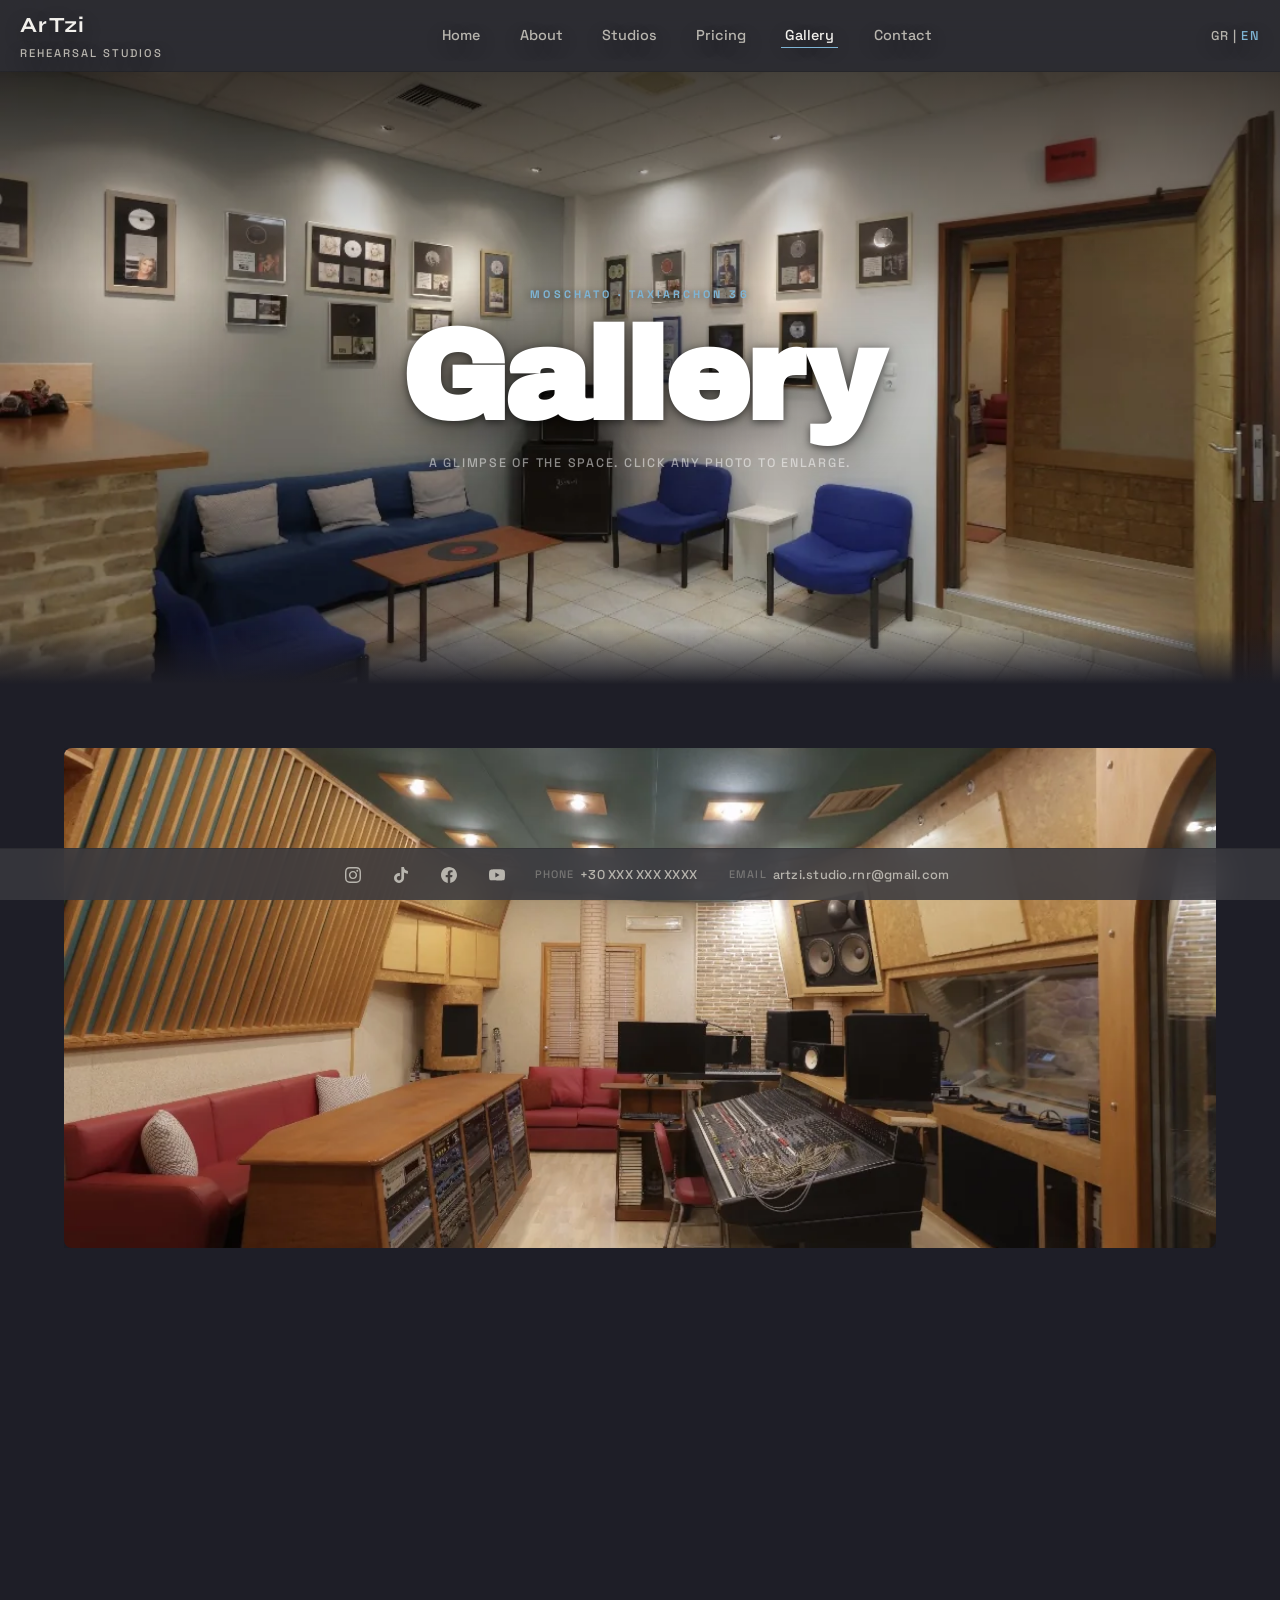
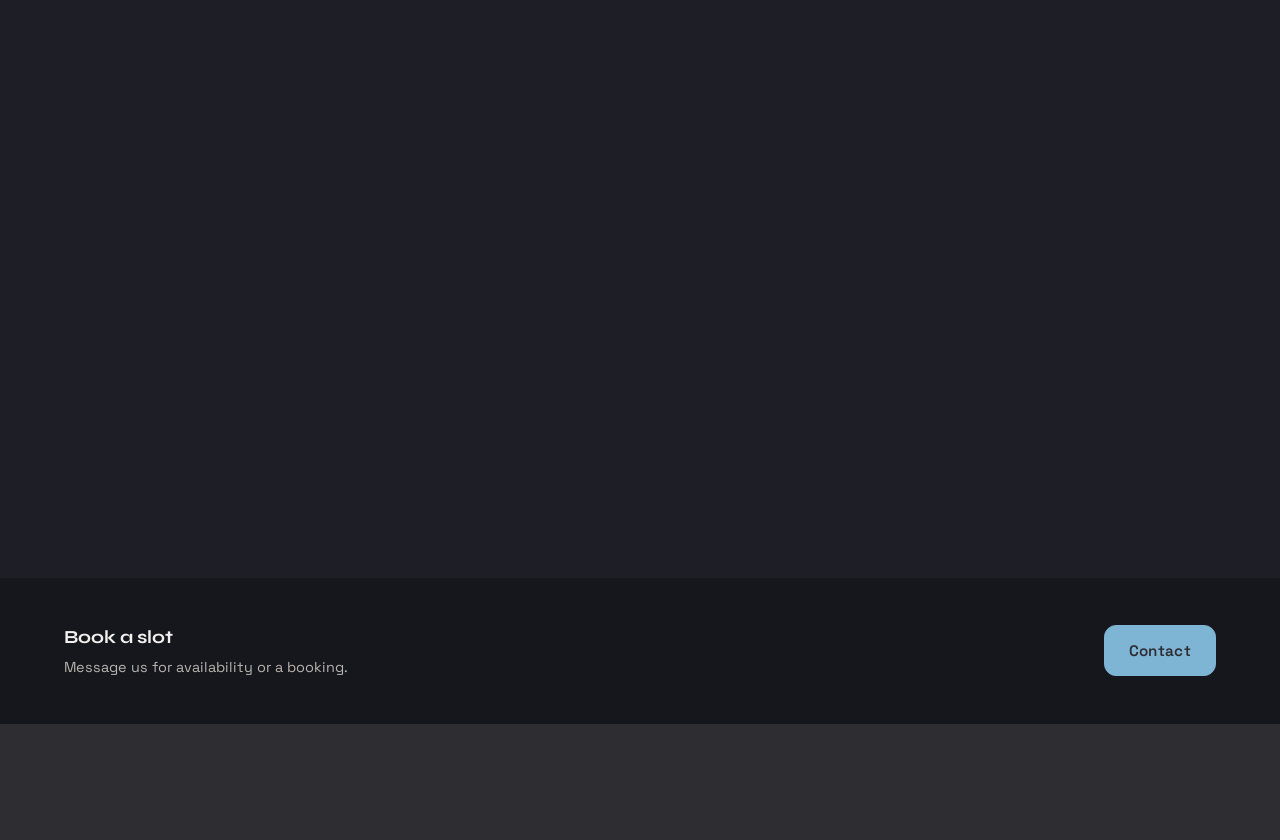
<file: en/equipment.html>
<!DOCTYPE html>
<html lang="en" class="no-js">
<head>
    <meta charset="UTF-8">
    <meta name="viewport" content="width=device-width, initial-scale=1.0">
    <script>
if(sessionStorage.getItem('internalNav')){document.documentElement.classList.add('skip-loader');sessionStorage.removeItem('internalNav');}
document.addEventListener('click',function(e){var t=e.target;while(t&&t!==document.body){if(t.tagName==='A'&&t.href){try{if(window.location.origin===new URL(t.href).origin&&t.target!=='_blank')sessionStorage.setItem('internalNav','1');}catch(err){}return;}t=t.parentNode;}},true);
    </script>
    <title>Gallery | ArTzi Rehearsal Studios</title>
    <meta name="description" content="Photo gallery of ArTzi Rehearsal Studios — rooms, equipment and gear in Moschato.">
    <link rel="stylesheet" href="../assets/css/main.css?v=6.5">
    <link rel="preload" href="../assets/fonts/HTxqL289NzCGg4MzN6KJ7eW6CYyF_g.woff2" as="font" type="font/woff2" crossorigin>
    <link rel="preload" href="../assets/fonts/V8mDoQDjQSkFtoMM3T6r8E7mPbF4Cw.woff2" as="font" type="font/woff2" crossorigin>
    <link rel="preload" href="../assets/fonts/8vIH7w4qzmVxm2BL9A.woff2" as="font" type="font/woff2" crossorigin>
    <link rel="preload" href="../assets/fonts/8vIH7w4qzmVxm2NL9Hz_.woff2" as="font" type="font/woff2" crossorigin>
</head>
<body>
    <a href="#main-content" class="skip-link">Skip to content</a>
    <header class="top-bar">
        <div class="container top-bar-inner">
            <a href="index.html" class="brand" aria-label="ArTzi - Home"><span class="brand-title">ArTzi</span><span class="brand-subtitle">Rehearsal Studios</span></a>
            <nav class="main-nav"><ul><li><a href="index.html">Home</a></li><li><a href="about.html">About</a></li><li><a href="facility.html">Studios</a></li><li><a href="services.html">Pricing</a></li><li><a href="equipment.html" aria-current="page">Gallery</a></li><li><a href="contact.html">Contact</a></li></ul></nav>
            <div class="lang-switch"><a href="../equipment.html">GR</a> | <span>EN</span></div>
        </div>
    </header>
    <main class="main-content" id="main-content">
        <div class="home-hero">
            <img src="../assets/images/IMG_8237.webp" alt="Gallery" loading="eager">
            <div class="home-hero-overlay">
                <span class="home-hero-eyebrow">Moschato · Taxiarchon 36</span>
                <h1 class="home-hero-title home-hero-title--lg">Gallery</h1>
                <div class="home-hero-meta">
                    <span class="home-hero-sub">A glimpse of the space. Click any photo to enlarge.</span>
                </div>
            </div>
        </div>
        <section class="gallery-section">
            <div class="container">
                <div class="gallery-scroll">
                    <div class="gallery-item" data-image="../assets/images/IMG_8212.webp"><img src="../assets/images/IMG_8212.webp" alt="" loading="eager"></div>
                    <div class="gallery-item" data-image="../assets/images/IMG_8215.webp"><img src="../assets/images/IMG_8215.webp" alt="" loading="lazy"></div>
                    <div class="gallery-item" data-image="../assets/images/IMG_8220.webp"><img src="../assets/images/IMG_8220.webp" alt="" loading="lazy"></div>
                    <div class="gallery-item" data-image="../assets/images/IMG_8225.webp"><img src="../assets/images/IMG_8225.webp" alt="" loading="lazy"></div>
                    <div class="gallery-item" data-image="../assets/images/IMG_8230.webp"><img src="../assets/images/IMG_8230.webp" alt="" loading="lazy"></div>
                    <div class="gallery-item" data-image="../assets/images/IMG_8213.webp"><img src="../assets/images/IMG_8213.webp" alt="" loading="lazy"></div>
                    <div class="gallery-item" data-image="../assets/images/IMG_8216.webp"><img src="../assets/images/IMG_8216.webp" alt="" loading="lazy"></div>
                    <div class="gallery-item" data-image="../assets/images/IMG_8222.webp"><img src="../assets/images/IMG_8222.webp" alt="" loading="lazy"></div>
                    <div class="gallery-item" data-image="../assets/images/IMG_8228.webp"><img src="../assets/images/IMG_8228.webp" alt="" loading="lazy"></div>
                    <div class="gallery-item" data-image="../assets/images/IMG_8233.webp"><img src="../assets/images/IMG_8233.webp" alt="" loading="lazy"></div>
                </div>
            </div>
        </section>

        <div class="home-cta-bar">
            <div class="home-inner home-cta-inner">
                <div>
                    <p class="home-cta-title">Book a slot</p>
                    <p class="home-cta-sub">Message us for availability or a booking.</p>
                </div>
                <a class="btn primary" href="contact.html">Contact</a>
            </div>
        </div>
    </main>
    <footer class="bottom-bar"><div class="container"><div class="bottom-contact"><span class="bottom-info-item"><span class="bottom-info-label">phone</span><a href="tel:+30XXXXXXXXXX" class="bottom-contact-link">+30 XXX XXX XXXX</a></span><span class="bottom-info-item"><span class="bottom-info-label">email</span><a href="mailto:artzi.studio.rnr@gmail.com" class="bottom-contact-link">artzi.studio.rnr@gmail.com</a></span></div><nav class="bottom-social" aria-label="Social links"><a href="https://www.instagram.com/artzi_practicerecording_studio/" aria-label="Instagram" class="bottom-social-link"><svg viewBox="0 0 24 24" fill="currentColor" aria-hidden="true" width="16" height="16"><path d="M12 2.163c3.204 0 3.584.012 4.85.07 3.252.148 4.771 1.691 4.919 4.919.058 1.265.069 1.645.069 4.849 0 3.205-.012 3.584-.069 4.849-.149 3.225-1.664 4.771-4.919 4.919-1.266.058-1.644.07-4.85.07-3.204 0-3.584-.012-4.849-.07-3.26-.149-4.771-1.699-4.919-4.92-.058-1.265-.07-1.644-.07-4.849 0-3.204.013-3.583.07-4.849.149-3.227 1.664-4.771 4.919-4.919 1.266-.057 1.645-.069 4.849-.069zm0-2.163c-3.259 0-3.667.014-4.947.072-4.358.2-6.78 2.618-6.98 6.98-.059 1.281-.073 1.689-.073 4.948 0 3.259.014 3.668.072 4.948.2 4.358 2.618 6.78 6.98 6.98 1.281.058 1.689.072 4.948.072 3.259 0 3.668-.014 4.948-.072 4.354-.2 6.782-2.618 6.979-6.98.059-1.28.073-1.689.073-4.948 0-3.259-.014-3.667-.072-4.947-.196-4.354-2.617-6.78-6.979-6.98-1.281-.059-1.69-.073-4.949-.073zm0 5.838c-3.403 0-6.162 2.759-6.162 6.162s2.759 6.163 6.162 6.163 6.162-2.759 6.162-6.163c0-3.403-2.759-6.162-6.162-6.162zm0 10.162c-2.209 0-4-1.79-4-4 0-2.209 1.791-4 4-4s4 1.791 4 4c0 2.21-1.791 4-4 4zm6.406-11.845c-.796 0-1.441.645-1.441 1.44s.645 1.44 1.441 1.44c.795 0 1.439-.645 1.439-1.44s-.644-1.44-1.439-1.44z"/></svg></a><a href="#" aria-label="TikTok" class="bottom-social-link"><svg viewBox="0 0 24 24" fill="currentColor" aria-hidden="true" width="16" height="16"><path d="M12.525.02c1.31-.02 2.61-.01 3.91-.02.08 1.53.63 3.09 1.75 4.17 1.12 1.11 2.7 1.62 4.24 1.79v4.03c-1.44-.05-2.89-.35-4.2-.97-.57-.26-1.1-.59-1.62-.93-.01 2.92.01 5.84-.02 8.75-.08 1.4-.54 2.79-1.35 3.94-1.31 1.92-3.58 3.17-5.91 3.21-1.43.08-2.86-.31-4.08-1.03-2.02-1.19-3.44-3.37-3.65-5.71-.02-.5-.03-1-.01-1.49.18-1.9 1.12-3.72 2.58-4.96 1.66-1.44 3.98-2.13 6.15-1.72.02 1.48-.04 2.96-.04 4.44-.99-.32-2.15-.23-3.02.37-.63.41-1.11 1.04-1.36 1.75-.21.51-.15 1.07-.14 1.61.24 1.64 1.82 3.02 3.5 2.87 1.12-.01 2.19-.66 2.77-1.61.19-.33.4-.67.41-1.06.1-1.79.06-3.57.07-5.36.01-4.03-.01-8.05.02-12.07z"/></svg></a><a href="#" aria-label="Facebook" class="bottom-social-link"><svg viewBox="0 0 24 24" fill="currentColor" aria-hidden="true" width="16" height="16"><path d="M24 12.073c0-6.627-5.373-12-12-12s-12 5.373-12 12c0 5.99 4.388 10.954 10.125 11.854v-8.385H7.078v-3.47h3.047V9.43c0-3.007 1.792-4.669 4.533-4.669 1.312 0 2.686.235 2.686.235v2.953H15.83c-1.491 0-1.956.925-1.956 1.874v2.25h3.328l-.532 3.47h-2.796v8.385C19.612 23.027 24 18.062 24 12.073z"/></svg></a><a href="#" aria-label="YouTube" class="bottom-social-link"><svg viewBox="0 0 24 24" fill="currentColor" aria-hidden="true" width="16" height="16"><path d="M23.498 6.186a3.016 3.016 0 0 0-2.122-2.136C19.505 3.545 12 3.545 12 3.545s-7.505 0-9.377.505A3.017 3.017 0 0 0 .502 6.186C0 8.07 0 12 0 12s0 3.93.502 5.814a3.016 3.016 0 0 0 2.122 2.136c1.871.505 9.376.505 9.376.505s7.505 0 9.377-.505a3.015 3.015 0 0 0 2.122-2.136C24 15.93 24 12 24 12s0-3.93-.502-5.814zM9.545 15.568V8.432L15.818 12l-6.273 3.568z"/></svg></a></nav></div></footer>
    <script src="../assets/js/main.js?v=6.4"></script>
</body>
</html>
</file>
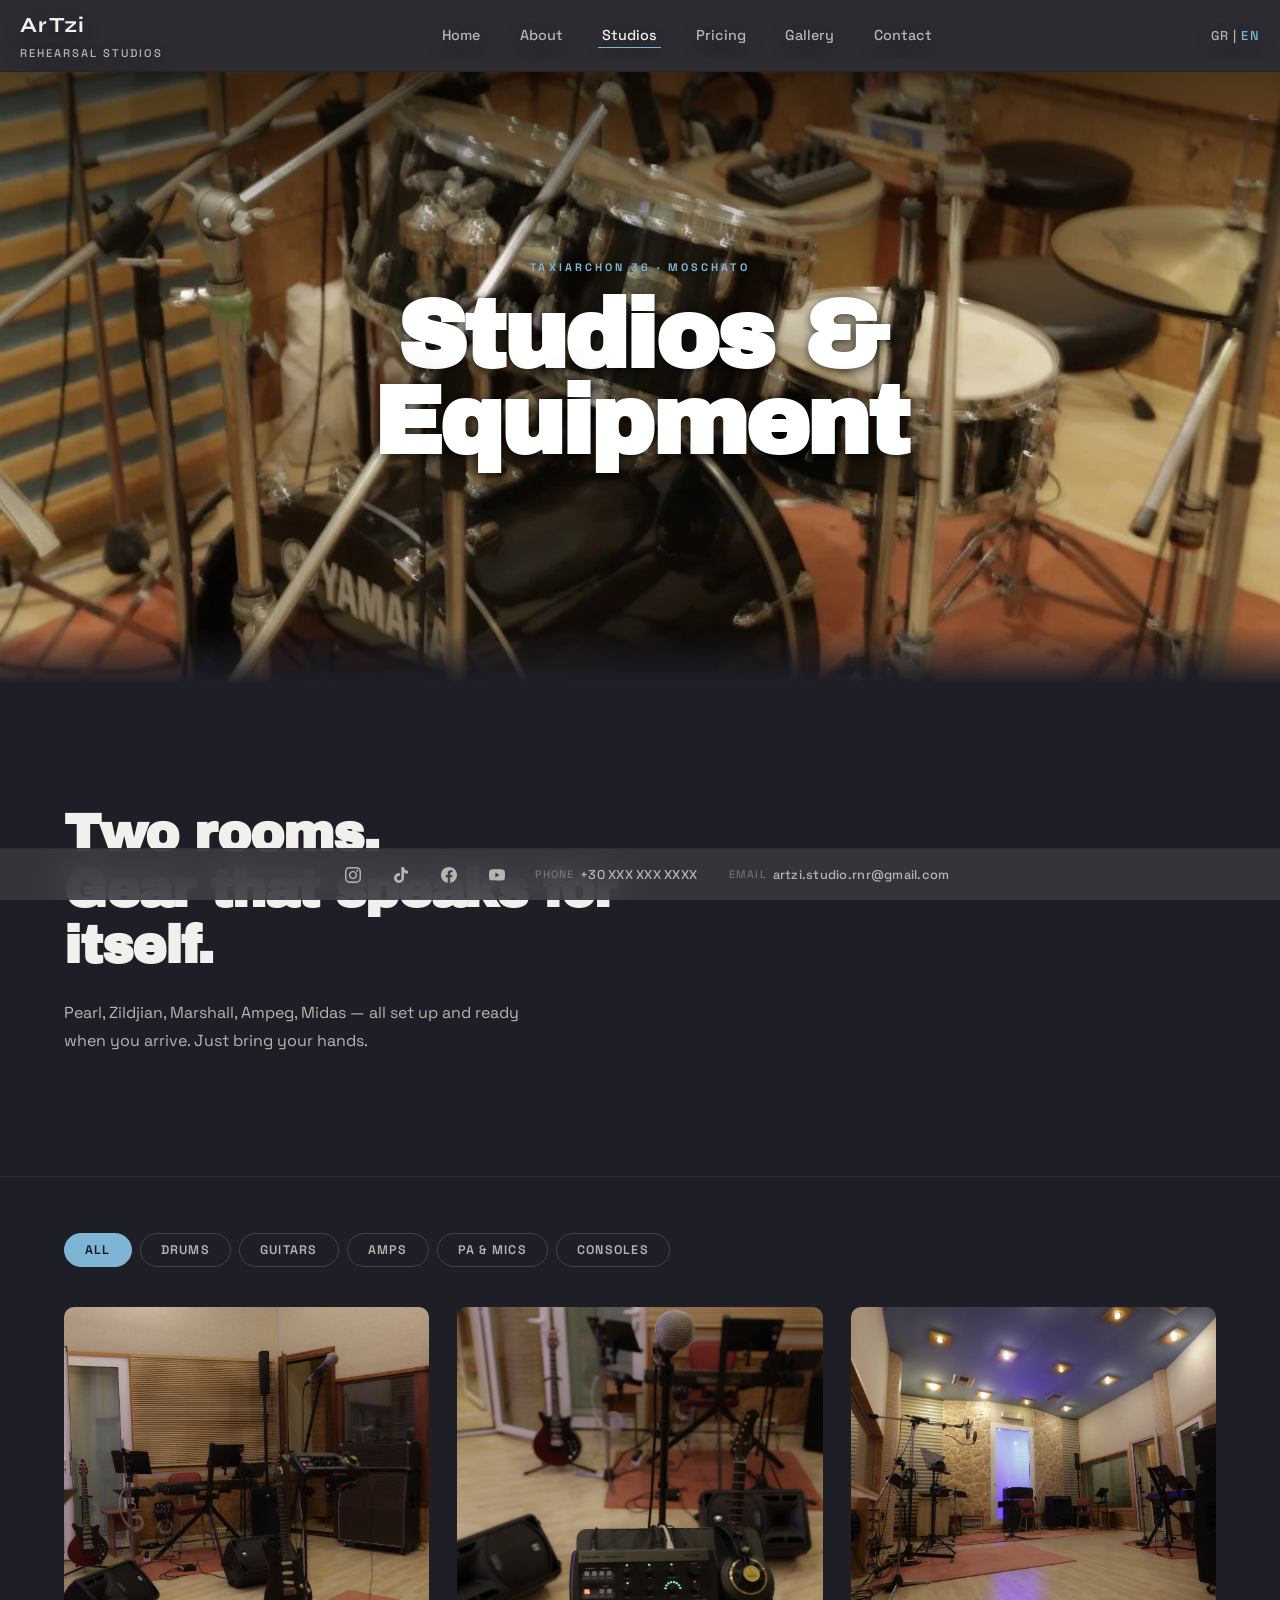
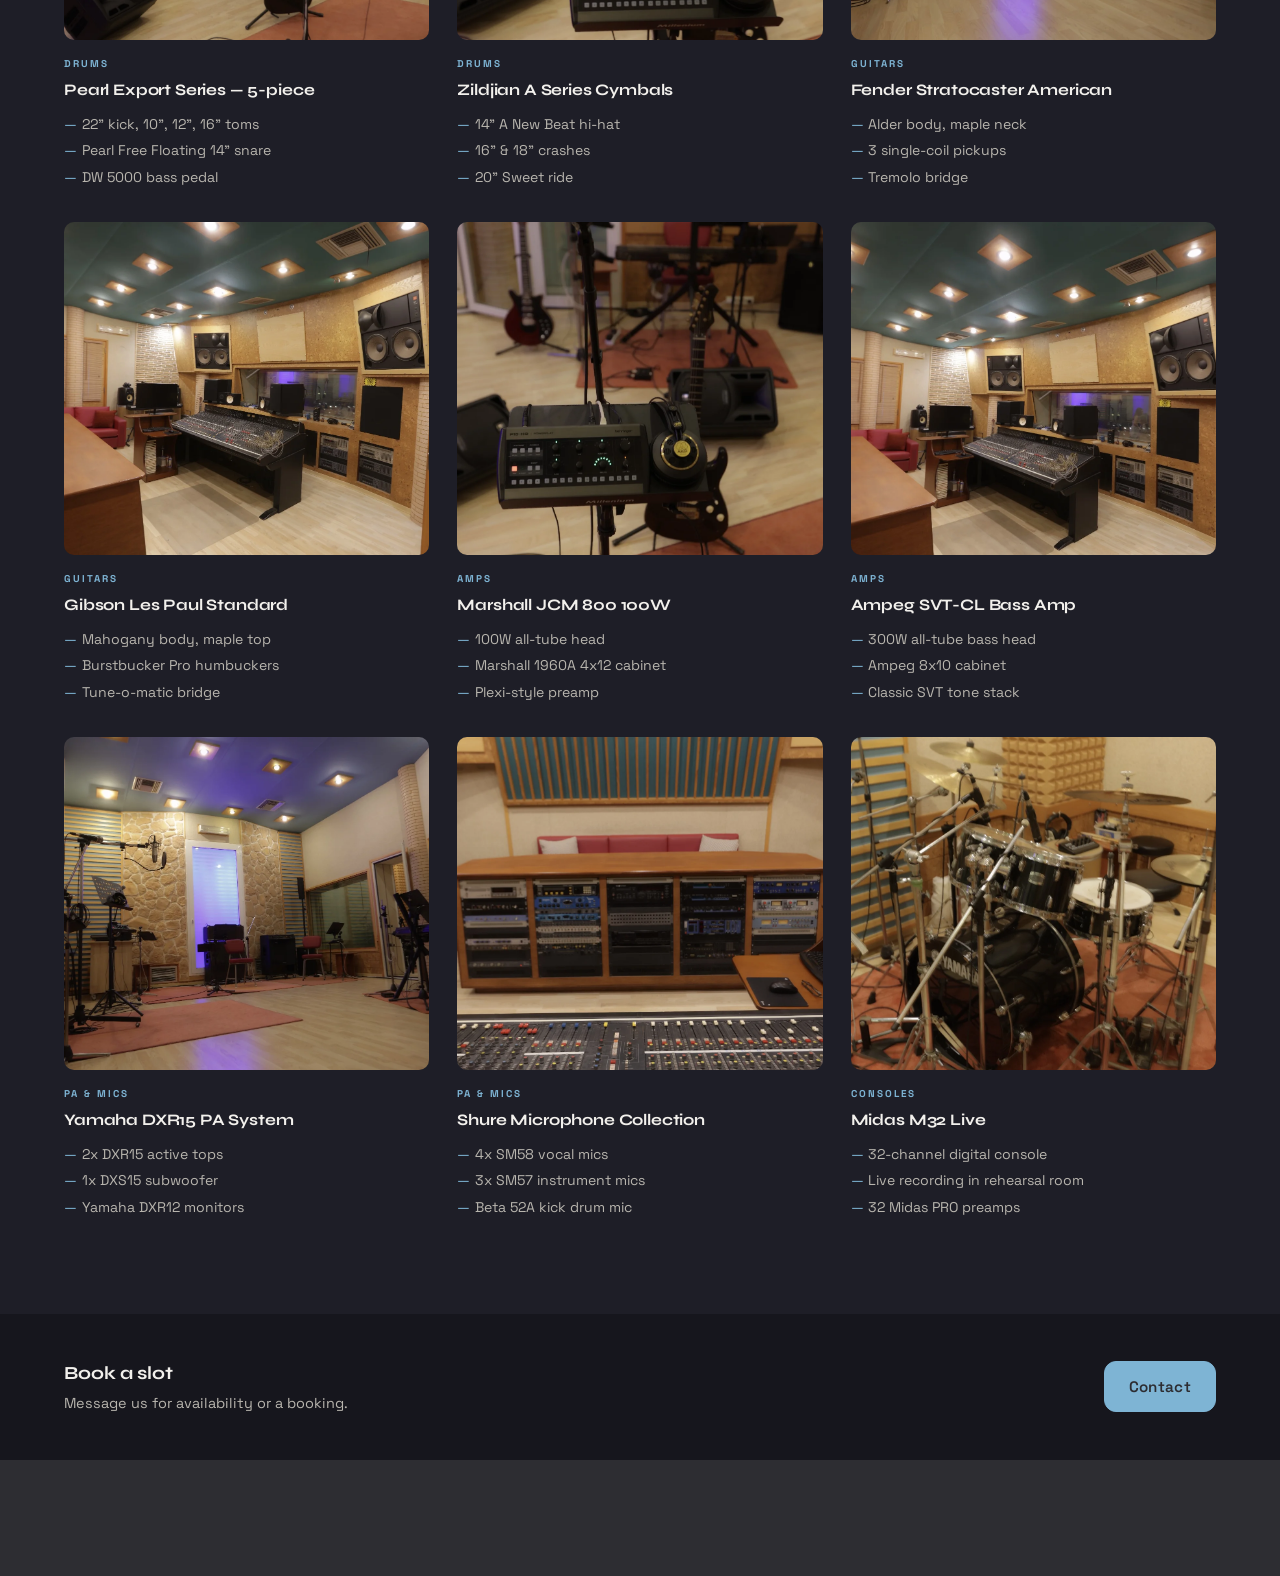
<file: en/facility.html>
<!DOCTYPE html>
<html lang="en" class="no-js">
<head>
    <meta charset="UTF-8">
    <meta name="viewport" content="width=device-width, initial-scale=1.0">
    <script>
if(sessionStorage.getItem('internalNav')){document.documentElement.classList.add('skip-loader');sessionStorage.removeItem('internalNav');}
document.addEventListener('click',function(e){
  var t=e.target;
  while(t&&t!==document.body){if(t.tagName==='A'&&t.href){try{if(window.location.origin===new URL(t.href).origin&&t.target!=='_blank')sessionStorage.setItem('internalNav','1');}catch(err){}return;}t=t.parentNode;}
},true);
    </script>
    <title>Studios | ArTzi Rehearsal Studios</title>
    <meta name="description" content="Studio spaces and equipment at ArTzi Rehearsal Studios.">
    <link rel="stylesheet" href="../assets/css/main.css?v=6.5">
    <link rel="preload" href="../assets/fonts/HTxqL289NzCGg4MzN6KJ7eW6CYyF_g.woff2" as="font" type="font/woff2" crossorigin>
    <link rel="preload" href="../assets/fonts/V8mDoQDjQSkFtoMM3T6r8E7mPbF4Cw.woff2" as="font" type="font/woff2" crossorigin>
    <link rel="preload" href="../assets/fonts/8vIH7w4qzmVxm2BL9A.woff2" as="font" type="font/woff2" crossorigin>
    <link rel="preload" href="../assets/fonts/8vIH7w4qzmVxm2NL9Hz_.woff2" as="font" type="font/woff2" crossorigin>
</head>
<body>
    <a href="#main-content" class="skip-link">Skip to content</a>

    <header class="top-bar">
        <div class="container top-bar-inner">
            <a href="index.html" class="brand" aria-label="ArTzi - Home"><span class="brand-title">ArTzi</span><span class="brand-subtitle">Rehearsal Studios</span></a>
            <nav class="main-nav"><ul>
                <li><a href="index.html">Home</a></li>
                <li><a href="about.html">About</a></li>
                <li><a href="facility.html" aria-current="page">Studios</a></li>
                <li><a href="services.html">Pricing</a></li>
                <li><a href="equipment.html">Gallery</a></li>
                <li><a href="contact.html">Contact</a></li>
            </ul></nav>
            <div class="lang-switch"><a href="../facility.html">GR</a> | <span>EN</span></div>
        </div>
    </header>

    <main class="main-content" id="main-content">

        <div class="home-hero">
            <img src="../assets/images/IMG_8220.webp" alt="ArTzi Studio" loading="eager">
            <div class="home-hero-overlay">
                <span class="home-hero-eyebrow">Taxiarchon 36 · Moschato</span>
                <h1 class="home-hero-title home-hero-title--md">Studios &amp;<br>Equipment</h1>
            </div>
        </div>

        <section class="page-section">
            <div class="page-inner">
                <div class="facility-intro">
                    <h2 class="facility-intro-heading">Two rooms.<br>Gear that speaks for itself.</h2>
                    <p class="facility-intro-sub">Pearl, Zildjian, Marshall, Ampeg, Midas — all set up and ready when you arrive. Just bring your hands.</p>
                </div>
            </div>
        </section>

        <section class="equip-section">
            <div class="container">
                <div class="equip-filters">
                    <button class="filter-pill active" data-filter="all">All</button>
                    <button class="filter-pill" data-filter="drums">Drums</button>
                    <button class="filter-pill" data-filter="guitars">Guitars</button>
                    <button class="filter-pill" data-filter="amps">Amps</button>
                    <button class="filter-pill" data-filter="pa">PA &amp; Mics</button>
                    <button class="filter-pill" data-filter="console">Consoles</button>
                </div>
                <div class="equip-grid">
                    <div class="equip-card" data-category="drums">
                        <div class="equip-card-img"><img src="../assets/images/IMG_8212.webp" alt="Drums" loading="lazy"></div>
                        <span class="equip-card-cat">Drums</span>
                        <h3 class="equip-card-name">Pearl Export Series — 5-piece</h3>
                        <ul class="equip-card-specs">
                            <li>22" kick, 10", 12", 16" toms</li>
                            <li>Pearl Free Floating 14" snare</li>
                            <li>DW 5000 bass pedal</li>
                        </ul>
                    </div>
                    <div class="equip-card" data-category="drums">
                        <div class="equip-card-img"><img src="../assets/images/IMG_8215.webp" alt="Cymbals" loading="lazy"></div>
                        <span class="equip-card-cat">Drums</span>
                        <h3 class="equip-card-name">Zildjian A Series Cymbals</h3>
                        <ul class="equip-card-specs">
                            <li>14" A New Beat hi-hat</li>
                            <li>16" &amp; 18" crashes</li>
                            <li>20" Sweet ride</li>
                        </ul>
                    </div>
                    <div class="equip-card" data-category="guitars">
                        <div class="equip-card-img"><img src="../assets/images/IMG_8217.webp" alt="Guitars" loading="lazy"></div>
                        <span class="equip-card-cat">Guitars</span>
                        <h3 class="equip-card-name">Fender Stratocaster American</h3>
                        <ul class="equip-card-specs">
                            <li>Alder body, maple neck</li>
                            <li>3 single-coil pickups</li>
                            <li>Tremolo bridge</li>
                        </ul>
                    </div>
                    <div class="equip-card" data-category="guitars">
                        <div class="equip-card-img"><img src="../assets/images/IMG_8226.webp" alt="Guitars" loading="lazy"></div>
                        <span class="equip-card-cat">Guitars</span>
                        <h3 class="equip-card-name">Gibson Les Paul Standard</h3>
                        <ul class="equip-card-specs">
                            <li>Mahogany body, maple top</li>
                            <li>Burstbucker Pro humbuckers</li>
                            <li>Tune-o-matic bridge</li>
                        </ul>
                    </div>
                    <div class="equip-card" data-category="amps">
                        <div class="equip-card-img"><img src="../assets/images/IMG_8214.webp" alt="Amp" loading="lazy"></div>
                        <span class="equip-card-cat">Amps</span>
                        <h3 class="equip-card-name">Marshall JCM 800 100W</h3>
                        <ul class="equip-card-specs">
                            <li>100W all-tube head</li>
                            <li>Marshall 1960A 4x12 cabinet</li>
                            <li>Plexi-style preamp</li>
                        </ul>
                    </div>
                    <div class="equip-card" data-category="amps">
                        <div class="equip-card-img"><img src="../assets/images/IMG_8224.webp" alt="Bass amp" loading="lazy"></div>
                        <span class="equip-card-cat">Amps</span>
                        <h3 class="equip-card-name">Ampeg SVT-CL Bass Amp</h3>
                        <ul class="equip-card-specs">
                            <li>300W all-tube bass head</li>
                            <li>Ampeg 8x10 cabinet</li>
                            <li>Classic SVT tone stack</li>
                        </ul>
                    </div>
                    <div class="equip-card" data-category="pa">
                        <div class="equip-card-img"><img src="../assets/images/IMG_8223.webp" alt="PA" loading="lazy"></div>
                        <span class="equip-card-cat">PA &amp; Mics</span>
                        <h3 class="equip-card-name">Yamaha DXR15 PA System</h3>
                        <ul class="equip-card-specs">
                            <li>2x DXR15 active tops</li>
                            <li>1x DXS15 subwoofer</li>
                            <li>Yamaha DXR12 monitors</li>
                        </ul>
                    </div>
                    <div class="equip-card" data-category="pa">
                        <div class="equip-card-img"><img src="../assets/images/IMG_8225.webp" alt="Microphones" loading="lazy"></div>
                        <span class="equip-card-cat">PA &amp; Mics</span>
                        <h3 class="equip-card-name">Shure Microphone Collection</h3>
                        <ul class="equip-card-specs">
                            <li>4x SM58 vocal mics</li>
                            <li>3x SM57 instrument mics</li>
                            <li>Beta 52A kick drum mic</li>
                        </ul>
                    </div>
                    <div class="equip-card" data-category="console">
                        <div class="equip-card-img"><img src="../assets/images/IMG_8220.webp" alt="Console" loading="lazy"></div>
                        <span class="equip-card-cat">Consoles</span>
                        <h3 class="equip-card-name">Midas M32 Live</h3>
                        <ul class="equip-card-specs">
                            <li>32-channel digital console</li>
                            <li>Live recording in rehearsal room</li>
                            <li>32 Midas PRO preamps</li>
                        </ul>
                    </div>
                </div>
            </div>
        </section>

        <div class="home-cta-bar">
            <div class="home-inner home-cta-inner">
                <div>
                    <p class="home-cta-title">Book a slot</p>
                    <p class="home-cta-sub">Message us for availability or a booking.</p>
                </div>
                <a class="btn primary" href="contact.html">Contact</a>
            </div>
        </div>

    </main>

    <footer class="bottom-bar"><div class="container"><div class="bottom-contact"><span class="bottom-info-item"><span class="bottom-info-label">phone</span><a href="tel:+30XXXXXXXXXX" class="bottom-contact-link">+30 XXX XXX XXXX</a></span><span class="bottom-info-item"><span class="bottom-info-label">email</span><a href="mailto:artzi.studio.rnr@gmail.com" class="bottom-contact-link">artzi.studio.rnr@gmail.com</a></span></div><nav class="bottom-social" aria-label="Social links"><a href="https://www.instagram.com/artzi_practicerecording_studio/" aria-label="Instagram" class="bottom-social-link"><svg viewBox="0 0 24 24" fill="currentColor" aria-hidden="true" width="16" height="16"><path d="M12 2.163c3.204 0 3.584.012 4.85.07 3.252.148 4.771 1.691 4.919 4.919.058 1.265.069 1.645.069 4.849 0 3.205-.012 3.584-.069 4.849-.149 3.225-1.664 4.771-4.919 4.919-1.266.058-1.644.07-4.85.07-3.204 0-3.584-.012-4.849-.07-3.26-.149-4.771-1.699-4.919-4.92-.058-1.265-.07-1.644-.07-4.849 0-3.204.013-3.583.07-4.849.149-3.227 1.664-4.771 4.919-4.919 1.266-.057 1.645-.069 4.849-.069zm0-2.163c-3.259 0-3.667.014-4.947.072-4.358.2-6.78 2.618-6.98 6.98-.059 1.281-.073 1.689-.073 4.948 0 3.259.014 3.668.072 4.948.2 4.358 2.618 6.78 6.98 6.98 1.281.058 1.689.072 4.948.072 3.259 0 3.668-.014 4.948-.072 4.354-.2 6.782-2.618 6.979-6.98.059-1.28.073-1.689.073-4.948 0-3.259-.014-3.667-.072-4.947-.196-4.354-2.617-6.78-6.979-6.98-1.281-.059-1.69-.073-4.949-.073zm0 5.838c-3.403 0-6.162 2.759-6.162 6.162s2.759 6.163 6.162 6.163 6.162-2.759 6.162-6.163c0-3.403-2.759-6.162-6.162-6.162zm0 10.162c-2.209 0-4-1.79-4-4 0-2.209 1.791-4 4-4s4 1.791 4 4c0 2.21-1.791 4-4 4zm6.406-11.845c-.796 0-1.441.645-1.441 1.44s.645 1.44 1.441 1.44c.795 0 1.439-.645 1.439-1.44s-.644-1.44-1.439-1.44z"/></svg></a><a href="#" aria-label="TikTok" class="bottom-social-link"><svg viewBox="0 0 24 24" fill="currentColor" aria-hidden="true" width="16" height="16"><path d="M12.525.02c1.31-.02 2.61-.01 3.91-.02.08 1.53.63 3.09 1.75 4.17 1.12 1.11 2.7 1.62 4.24 1.79v4.03c-1.44-.05-2.89-.35-4.2-.97-.57-.26-1.1-.59-1.62-.93-.01 2.92.01 5.84-.02 8.75-.08 1.4-.54 2.79-1.35 3.94-1.31 1.92-3.58 3.17-5.91 3.21-1.43.08-2.86-.31-4.08-1.03-2.02-1.19-3.44-3.37-3.65-5.71-.02-.5-.03-1-.01-1.49.18-1.9 1.12-3.72 2.58-4.96 1.66-1.44 3.98-2.13 6.15-1.72.02 1.48-.04 2.96-.04 4.44-.99-.32-2.15-.23-3.02.37-.63.41-1.11 1.04-1.36 1.75-.21.51-.15 1.07-.14 1.61.24 1.64 1.82 3.02 3.5 2.87 1.12-.01 2.19-.66 2.77-1.61.19-.33.4-.67.41-1.06.1-1.79.06-3.57.07-5.36.01-4.03-.01-8.05.02-12.07z"/></svg></a><a href="#" aria-label="Facebook" class="bottom-social-link"><svg viewBox="0 0 24 24" fill="currentColor" aria-hidden="true" width="16" height="16"><path d="M24 12.073c0-6.627-5.373-12-12-12s-12 5.373-12 12c0 5.99 4.388 10.954 10.125 11.854v-8.385H7.078v-3.47h3.047V9.43c0-3.007 1.792-4.669 4.533-4.669 1.312 0 2.686.235 2.686.235v2.953H15.83c-1.491 0-1.956.925-1.956 1.874v2.25h3.328l-.532 3.47h-2.796v8.385C19.612 23.027 24 18.062 24 12.073z"/></svg></a><a href="#" aria-label="YouTube" class="bottom-social-link"><svg viewBox="0 0 24 24" fill="currentColor" aria-hidden="true" width="16" height="16"><path d="M23.498 6.186a3.016 3.016 0 0 0-2.122-2.136C19.505 3.545 12 3.545 12 3.545s-7.505 0-9.377.505A3.017 3.017 0 0 0 .502 6.186C0 8.07 0 12 0 12s0 3.93.502 5.814a3.016 3.016 0 0 0 2.122 2.136c1.871.505 9.376.505 9.376.505s7.505 0 9.377-.505a3.015 3.015 0 0 0 2.122-2.136C24 15.93 24 12 24 12s0-3.93-.502-5.814zM9.545 15.568V8.432L15.818 12l-6.273 3.568z"/></svg></a></nav></div></footer>
    <script src="../assets/js/main.js?v=6.4"></script>
</body>
</html>
</file>
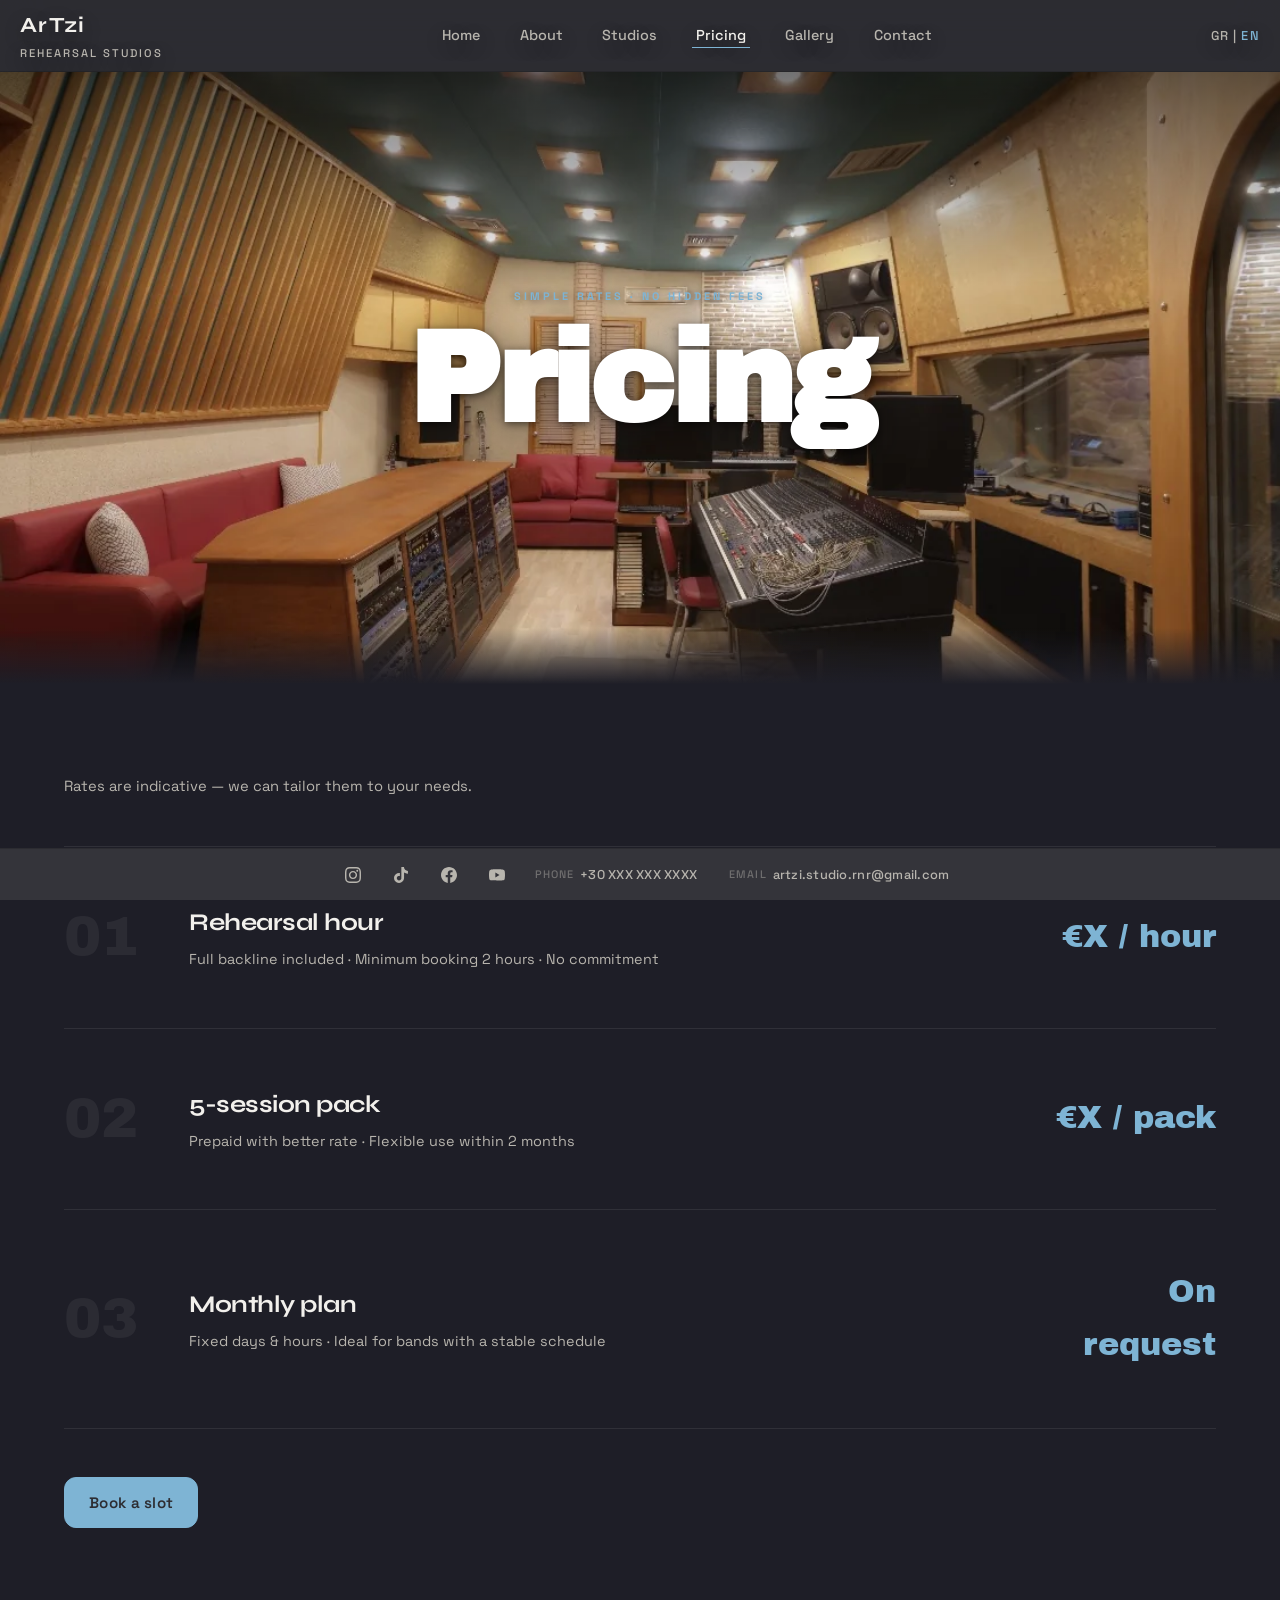
<file: en/services.html>
<!DOCTYPE html>
<html lang="en" class="no-js">
<head>
    <meta charset="UTF-8">
    <meta name="viewport" content="width=device-width, initial-scale=1.0">
    <script>
if(sessionStorage.getItem('internalNav')){document.documentElement.classList.add('skip-loader');sessionStorage.removeItem('internalNav');}
document.addEventListener('click',function(e){
  var t=e.target;
  while(t&&t!==document.body){if(t.tagName==='A'&&t.href){try{if(window.location.origin===new URL(t.href).origin&&t.target!=='_blank')sessionStorage.setItem('internalNav','1');}catch(err){}return;}t=t.parentNode;}
},true);
    </script>
    <title>Pricing | ArTzi Rehearsal Studios</title>
    <meta name="description" content="Rehearsal pricing at ArTzi Rehearsal Studios.">
    <link rel="stylesheet" href="../assets/css/main.css?v=6.5">
    <link rel="preload" href="../assets/fonts/HTxqL289NzCGg4MzN6KJ7eW6CYyF_g.woff2" as="font" type="font/woff2" crossorigin>
    <link rel="preload" href="../assets/fonts/V8mDoQDjQSkFtoMM3T6r8E7mPbF4Cw.woff2" as="font" type="font/woff2" crossorigin>
    <link rel="preload" href="../assets/fonts/8vIH7w4qzmVxm2BL9A.woff2" as="font" type="font/woff2" crossorigin>
    <link rel="preload" href="../assets/fonts/8vIH7w4qzmVxm2NL9Hz_.woff2" as="font" type="font/woff2" crossorigin>
</head>
<body>
    <a href="#main-content" class="skip-link">Skip to content</a>

    <header class="top-bar">
        <div class="container top-bar-inner">
            <a href="index.html" class="brand" aria-label="ArTzi - Home"><span class="brand-title">ArTzi</span><span class="brand-subtitle">Rehearsal Studios</span></a>
            <nav class="main-nav"><ul>
                <li><a href="index.html">Home</a></li>
                <li><a href="about.html">About</a></li>
                <li><a href="facility.html">Studios</a></li>
                <li><a href="services.html" aria-current="page">Pricing</a></li>
                <li><a href="equipment.html">Gallery</a></li>
                <li><a href="contact.html">Contact</a></li>
            </ul></nav>
            <div class="lang-switch"><a href="../services.html">GR</a> | <span>EN</span></div>
        </div>
    </header>

    <main class="main-content" id="main-content">

        <div class="home-hero">
            <img src="../assets/images/IMG_8230.webp" alt="ArTzi Rehearsal Studios" loading="eager">
            <div class="home-hero-overlay">
                <span class="home-hero-eyebrow">Simple rates · No hidden fees</span>
                <h1 class="home-hero-title home-hero-title--lg">Pricing</h1>
            </div>
        </div>

        <section class="page-section">
            <div class="page-inner">
                <p class="pricing-intro-note">Rates are indicative — we can tailor them to your needs.</p>

                <div class="pricing-rows">

                    <div class="pricing-row">
                        <span class="pricing-row-num">01</span>
                        <div class="pricing-row-body">
                            <p class="pricing-row-name">Rehearsal hour</p>
                            <p class="pricing-row-desc">Full backline included · Minimum booking 2 hours · No commitment</p>
                        </div>
                        <span class="pricing-row-price">&euro;X / hour</span>
                    </div>

                    <div class="pricing-row">
                        <span class="pricing-row-num">02</span>
                        <div class="pricing-row-body">
                            <p class="pricing-row-name">5-session pack</p>
                            <p class="pricing-row-desc">Prepaid with better rate · Flexible use within 2 months</p>
                        </div>
                        <span class="pricing-row-price">&euro;X / pack</span>
                    </div>

                    <div class="pricing-row">
                        <span class="pricing-row-num">03</span>
                        <div class="pricing-row-body">
                            <p class="pricing-row-name">Monthly plan</p>
                            <p class="pricing-row-desc">Fixed days &amp; hours · Ideal for bands with a stable schedule</p>
                        </div>
                        <span class="pricing-row-price">On<br>request</span>
                    </div>

                </div>

                <div class="section-cta">
                    <a class="btn primary" href="contact.html">Book a slot</a>
                </div>
            </div>
        </section>

    </main>

    <footer class="bottom-bar"><div class="container"><div class="bottom-contact"><span class="bottom-info-item"><span class="bottom-info-label">phone</span><a href="tel:+30XXXXXXXXXX" class="bottom-contact-link">+30 XXX XXX XXXX</a></span><span class="bottom-info-item"><span class="bottom-info-label">email</span><a href="mailto:artzi.studio.rnr@gmail.com" class="bottom-contact-link">artzi.studio.rnr@gmail.com</a></span></div><nav class="bottom-social" aria-label="Social links"><a href="https://www.instagram.com/artzi_practicerecording_studio/" aria-label="Instagram" class="bottom-social-link"><svg viewBox="0 0 24 24" fill="currentColor" aria-hidden="true" width="16" height="16"><path d="M12 2.163c3.204 0 3.584.012 4.85.07 3.252.148 4.771 1.691 4.919 4.919.058 1.265.069 1.645.069 4.849 0 3.205-.012 3.584-.069 4.849-.149 3.225-1.664 4.771-4.919 4.919-1.266.058-1.644.07-4.85.07-3.204 0-3.584-.012-4.849-.07-3.26-.149-4.771-1.699-4.919-4.92-.058-1.265-.07-1.644-.07-4.849 0-3.204.013-3.583.07-4.849.149-3.227 1.664-4.771 4.919-4.919 1.266-.057 1.645-.069 4.849-.069zm0-2.163c-3.259 0-3.667.014-4.947.072-4.358.2-6.78 2.618-6.98 6.98-.059 1.281-.073 1.689-.073 4.948 0 3.259.014 3.668.072 4.948.2 4.358 2.618 6.78 6.98 6.98 1.281.058 1.689.072 4.948.072 3.259 0 3.668-.014 4.948-.072 4.354-.2 6.782-2.618 6.979-6.98.059-1.28.073-1.689.073-4.948 0-3.259-.014-3.667-.072-4.947-.196-4.354-2.617-6.78-6.979-6.98-1.281-.059-1.69-.073-4.949-.073zm0 5.838c-3.403 0-6.162 2.759-6.162 6.162s2.759 6.163 6.162 6.163 6.162-2.759 6.162-6.163c0-3.403-2.759-6.162-6.162-6.162zm0 10.162c-2.209 0-4-1.79-4-4 0-2.209 1.791-4 4-4s4 1.791 4 4c0 2.21-1.791 4-4 4zm6.406-11.845c-.796 0-1.441.645-1.441 1.44s.645 1.44 1.441 1.44c.795 0 1.439-.645 1.439-1.44s-.644-1.44-1.439-1.44z"/></svg></a><a href="#" aria-label="TikTok" class="bottom-social-link"><svg viewBox="0 0 24 24" fill="currentColor" aria-hidden="true" width="16" height="16"><path d="M12.525.02c1.31-.02 2.61-.01 3.91-.02.08 1.53.63 3.09 1.75 4.17 1.12 1.11 2.7 1.62 4.24 1.79v4.03c-1.44-.05-2.89-.35-4.2-.97-.57-.26-1.1-.59-1.62-.93-.01 2.92.01 5.84-.02 8.75-.08 1.4-.54 2.79-1.35 3.94-1.31 1.92-3.58 3.17-5.91 3.21-1.43.08-2.86-.31-4.08-1.03-2.02-1.19-3.44-3.37-3.65-5.71-.02-.5-.03-1-.01-1.49.18-1.9 1.12-3.72 2.58-4.96 1.66-1.44 3.98-2.13 6.15-1.72.02 1.48-.04 2.96-.04 4.44-.99-.32-2.15-.23-3.02.37-.63.41-1.11 1.04-1.36 1.75-.21.51-.15 1.07-.14 1.61.24 1.64 1.82 3.02 3.5 2.87 1.12-.01 2.19-.66 2.77-1.61.19-.33.4-.67.41-1.06.1-1.79.06-3.57.07-5.36.01-4.03-.01-8.05.02-12.07z"/></svg></a><a href="#" aria-label="Facebook" class="bottom-social-link"><svg viewBox="0 0 24 24" fill="currentColor" aria-hidden="true" width="16" height="16"><path d="M24 12.073c0-6.627-5.373-12-12-12s-12 5.373-12 12c0 5.99 4.388 10.954 10.125 11.854v-8.385H7.078v-3.47h3.047V9.43c0-3.007 1.792-4.669 4.533-4.669 1.312 0 2.686.235 2.686.235v2.953H15.83c-1.491 0-1.956.925-1.956 1.874v2.25h3.328l-.532 3.47h-2.796v8.385C19.612 23.027 24 18.062 24 12.073z"/></svg></a><a href="#" aria-label="YouTube" class="bottom-social-link"><svg viewBox="0 0 24 24" fill="currentColor" aria-hidden="true" width="16" height="16"><path d="M23.498 6.186a3.016 3.016 0 0 0-2.122-2.136C19.505 3.545 12 3.545 12 3.545s-7.505 0-9.377.505A3.017 3.017 0 0 0 .502 6.186C0 8.07 0 12 0 12s0 3.93.502 5.814a3.016 3.016 0 0 0 2.122 2.136c1.871.505 9.376.505 9.376.505s7.505 0 9.377-.505a3.015 3.015 0 0 0 2.122-2.136C24 15.93 24 12 24 12s0-3.93-.502-5.814zM9.545 15.568V8.432L15.818 12l-6.273 3.568z"/></svg></a></nav></div></footer>
    <script src="../assets/js/main.js?v=6.4"></script>
</body>
</html>
</file>
<file: assets/css/main.css>
/* ===== FONTS (self-hosted) ===== */
/* latin-ext */
@font-face { font-family: 'Archivo Black'; font-style: normal; font-weight: 400; font-display: swap; src: url('../fonts/HTxqL289NzCGg4MzN6KJ7eW6CYKF_i7y.woff2') format('woff2'); unicode-range: U+0100-02BA, U+02BD-02C5, U+02C7-02CC, U+02CE-02D7, U+02DD-02FF, U+0304, U+0308, U+0329, U+1D00-1DBF, U+1E00-1E9F, U+1EF2-1EFF, U+2020, U+20A0-20AB, U+20AD-20C0, U+2113, U+2C60-2C7F, U+A720-A7FF; }
/* latin */
@font-face { font-family: 'Archivo Black'; font-style: normal; font-weight: 400; font-display: swap; src: url('../fonts/HTxqL289NzCGg4MzN6KJ7eW6CYyF_g.woff2') format('woff2'); unicode-range: U+0000-00FF, U+0131, U+0152-0153, U+02BB-02BC, U+02C6, U+02DA, U+02DC, U+0304, U+0308, U+0329, U+2000-206F, U+20AC, U+2122, U+2191, U+2193, U+2212, U+2215, U+FEFF, U+FFFD; }
/* latin (all weights share file) */
@font-face { font-family: 'Space Grotesk'; font-style: normal; font-weight: 300 700; font-display: swap; src: url('../fonts/V8mDoQDjQSkFtoMM3T6r8E7mPbF4Cw.woff2') format('woff2'); unicode-range: U+0000-00FF, U+0131, U+0152-0153, U+02BB-02BC, U+02C6, U+02DA, U+02DC, U+0304, U+0308, U+0329, U+2000-206F, U+20AC, U+2122, U+2191, U+2193, U+2212, U+2215, U+FEFF, U+FFFD; }
/* latin-ext */
@font-face { font-family: 'Space Grotesk'; font-style: normal; font-weight: 300 700; font-display: swap; src: url('../fonts/V8mDoQDjQSkFtoMM3T6r8E7mPb94C-s0.woff2') format('woff2'); unicode-range: U+0100-02BA, U+02BD-02C5, U+02C7-02CC, U+02CE-02D7, U+02DD-02FF, U+0304, U+0308, U+0329, U+1D00-1DBF, U+1E00-1E9F, U+1EF2-1EFF, U+2020, U+20A0-20AB, U+20AD-20C0, U+2113, U+2C60-2C7F, U+A720-A7FF; }
/* greek */
@font-face { font-family: 'Syne'; font-style: normal; font-weight: 400 800; font-display: swap; src: url('../fonts/8vIH7w4qzmVxm2NL9Hz_.woff2') format('woff2'); unicode-range: U+0370-0377, U+037A-037F, U+0384-038A, U+038C, U+038E-03A1, U+03A3-03FF; }
/* latin-ext */
@font-face { font-family: 'Syne'; font-style: normal; font-weight: 400 800; font-display: swap; src: url('../fonts/8vIH7w4qzmVxm25L9Hz_.woff2') format('woff2'); unicode-range: U+0100-02BA, U+02BD-02C5, U+02C7-02CC, U+02CE-02D7, U+02DD-02FF, U+0304, U+0308, U+0329, U+1D00-1DBF, U+1E00-1E9F, U+1EF2-1EFF, U+2020, U+20A0-20AB, U+20AD-20C0, U+2113, U+2C60-2C7F, U+A720-A7FF; }
/* latin */
@font-face { font-family: 'Syne'; font-style: normal; font-weight: 400 800; font-display: swap; src: url('../fonts/8vIH7w4qzmVxm2BL9A.woff2') format('woff2'); unicode-range: U+0000-00FF, U+0131, U+0152-0153, U+02BB-02BC, U+02C6, U+02DA, U+02DC, U+0304, U+0308, U+0329, U+2000-206F, U+20AC, U+2122, U+2191, U+2193, U+2212, U+2215, U+FEFF, U+FFFD; }

/* ===== DESIGN TOKENS ===== */
:root {
    /* Backgrounds */
    --color-bg: #2d2d32;
    --color-bg-elevated: #38383e;
    --color-bg-card: #404048;
    --color-surface: #4a4a52;
    /* Text */
    --color-text: #f2f0ec;
    --color-text-muted: #b8b5ae;
    /* Accent (light blue) */
    --color-accent: #7eb4d4;
    --color-accent-hover: #9ac4dc;
    --color-accent-soft: rgba(126, 180, 212, 0.15);
    /* UI */
    --color-border: rgba(0, 0, 0, 0.15);
    --color-border-strong: rgba(0, 0, 0, 0.25);
    --color-success: #10b981;
    --color-error: #9f2a2a;
    --color-notification-bg: #0f7a4a;
    /* Layout */
    --page-gutter: 20px;
    --font-heading: 'Syne', sans-serif;
    --font-body: 'Space Grotesk', -apple-system, BlinkMacSystemFont, sans-serif;
    --transition-smooth: 0.25s cubic-bezier(0.4, 0, 0.2, 1);
    --radius-sm: 8px;
    --radius-md: 12px;
    --radius-lg: 20px;
    --shadow-soft: 0 4px 24px rgba(0, 0, 0, 0.25);
    --shadow-card: 0 8px 32px rgba(0, 0, 0, 0.35);
}

/* ===== PAGE LOADER (full-screen until load + 0.5s, then fade out) ===== */

/* ===== VIEW TRANSITIONS =====
   Note: keep this block in plain CSS (no nesting) so it can't break in older browsers.
*/
@view-transition { navigation: auto; }

/* Forward: going to a menu item to the right → current page out left, new page in from right */
html:active-view-transition-type(forward)::view-transition-old(root) {
    animation: 0.4s cubic-bezier(0.32, 0.72, 0, 1) both view-transition-out-left;
}
html:active-view-transition-type(forward)::view-transition-new(root) {
    animation: 0.4s cubic-bezier(0.32, 0.72, 0, 1) both view-transition-in-right;
}

/* Backward: going to a menu item to the left → current page out right, new page in from left */
html:active-view-transition-type(backward)::view-transition-old(root) {
    animation: 0.4s cubic-bezier(0.32, 0.72, 0, 1) both view-transition-out-right;
}
html:active-view-transition-type(backward)::view-transition-new(root) {
    animation: 0.4s cubic-bezier(0.32, 0.72, 0, 1) both view-transition-in-left;
}

@keyframes view-transition-out-left {
    from { transform: translateX(0); opacity: 1; }
    to { transform: translateX(-18%); opacity: 0; }
}

@keyframes view-transition-in-right {
    from { transform: translateX(18%); opacity: 0; }
    to { transform: translateX(0); opacity: 1; }
}

@keyframes view-transition-out-right {
    from { transform: translateX(0); opacity: 1; }
    to { transform: translateX(18%); opacity: 0; }
}

@keyframes view-transition-in-left {
    from { transform: translateX(-18%); opacity: 0; }
    to { transform: translateX(0); opacity: 1; }
}

/* Same-document View Transition (SPA nav): direction set via class on html */
html.vt-forward::view-transition-old(root) {
    animation: 0.4s cubic-bezier(0.32, 0.72, 0, 1) both view-transition-out-left;
}
html.vt-forward::view-transition-new(root) {
    animation: 0.4s cubic-bezier(0.32, 0.72, 0, 1) both view-transition-in-right;
}
html.vt-backward::view-transition-old(root) {
    animation: 0.4s cubic-bezier(0.32, 0.72, 0, 1) both view-transition-out-right;
}
html.vt-backward::view-transition-new(root) {
    animation: 0.4s cubic-bezier(0.32, 0.72, 0, 1) both view-transition-in-left;
}

/* ===== RESET & BASE ===== */
*,
*::before,
*::after {
    box-sizing: border-box;
    margin: 0;
    padding: 0;
}

html { background: #000; }

body::before {
    content: '';
    position: fixed;
    inset: 0;
    background: #000;
    z-index: 9999;
    pointer-events: none;
    animation: curtain-lift 0.25s ease forwards;
}
@keyframes curtain-lift {
    from { opacity: 1; }
    to   { opacity: 0; visibility: hidden; }
}
@media (prefers-reduced-motion: reduce) {
    body::before { display: none; }
}

body {
    font-family: var(--font-body);
    line-height: 1.65;
    background: var(--color-bg);
    color: var(--color-text);
    padding-top: 72px;
    padding-bottom: 52px;
    -webkit-font-smoothing: antialiased;
    -moz-osx-font-smoothing: grayscale;
}


img {
    max-width: 100%;
    display: block;
    height: auto;
}

/* Defensive: never allow accidental stretching */
img[width][height] {
    height: auto;
}

a {
    color: inherit;
}

ul {
    list-style: none;
}

/* ===== LAYOUT ===== */
.container {
    max-width: 1120px;
    margin: 0 auto;
    padding: 0 var(--page-gutter);
}

/* Home uses .hg-wrap, not .container — no override needed */

.top-bar .container {
    max-width: 100%;
    padding: 0 var(--page-gutter);
}

.main-content {
    padding: 0 0 64px;
    transition: opacity 0.25s ease-out;
}

.main-content.spa-fade-out {
    opacity: 0;
}

/* ===== HERO ENTRANCE ===== */
@keyframes hero-entrance {
    from { opacity: 0; transform: translateY(12px); }
    to   { opacity: 1; transform: translateY(0); }
}

.home-hero-eyebrow {
    animation: hero-entrance 0.35s ease both;
    animation-delay: 0.05s;
}

.home-hero-title {
    animation: hero-entrance 0.4s ease both;
    animation-delay: 0.1s;
}

.home-hero-meta {
    animation: hero-entrance 0.35s ease both;
    animation-delay: 0.18s;
}

@media (prefers-reduced-motion: reduce) {
    .home-hero-eyebrow,
    .home-hero-title,
    .home-hero-meta { animation: none; }
}

/* ===== SCROLL REVEAL ===== */
.reveal {
    opacity: 0;
    transform: translateY(16px);
    transition: opacity 0.45s ease, transform 0.45s ease;
    transition-delay: var(--reveal-delay, 0ms);
}

.reveal.revealed {
    opacity: 1;
    transform: translateY(0);
}

/* Don't animate if user prefers reduced motion */
@media (prefers-reduced-motion: reduce) {
    .reveal { opacity: 1; transform: none; transition: none; }
}

/* Fade fixed background layers during SPA nav */
html.spa-fade-out .home-fixed-bg,
html.spa-fade-out .pricing-fixed-bg {
    opacity: 0;
    transition: opacity 0.25s ease-out;
}

.section {
    padding: clamp(60px, 10vw, 120px) 0;
}

.section-alt {
    background-color: var(--color-bg-elevated);
    border-top: 1px solid var(--color-border);
}

.section:not(.section-alt) {
    background: var(--color-bg);
}

/* ----- Typography (scale) -----
   Page title (h1):     clamp(2.5rem–3.75rem)
   Page title (h2):     clamp(2.25rem–3.25rem)
   Section intro:      1.1rem
   Section body (p):    1rem, line-height 1.75
   Card/block title:    1.15rem–1.35rem
   Small/labels:        0.8rem
   Body base:           1rem (body line-height 1.65)
   ----- */
.section h1,
.section h2 {
    font-family: var(--font-heading);
    font-size: clamp(2.25rem, 4.5vw, 3.25rem);
    font-weight: 700;
    letter-spacing: -0.02em;
    margin-bottom: 1.25rem;
    line-height: 1.2;
    color: var(--color-text);
}

.section h1 {
    font-size: clamp(2.5rem, 5vw, 3.75rem);
    font-weight: 800;
}

/* Page titles: light-blue highlight (all sections) */
.section h1,
.section h2 {
    display: inline;
    /* Multi-line safe: add breathing room so highlight doesn't look chopped */
    line-height: 1.38;
    padding: 0.10em 0.22em;
    border-radius: 12px;
    background: linear-gradient(
        90deg,
        rgba(126, 180, 212, 0.38) 0%,
        rgba(126, 180, 212, 0.22) 55%,
        rgba(126, 180, 212, 0.10) 100%
    );
    /* Using inset shadow instead of border keeps multi-line headings clean */
    box-shadow: inset 0 0 0 1px rgba(0, 0, 0, 0.18);
    box-decoration-break: clone;
    -webkit-box-decoration-break: clone;
    text-shadow: 0 1px 2px rgba(0, 0, 0, 0.35);
}

/* On image sections, the blue highlight can look muddy: switch to crisp text + accent underline */
.section-photo-bg h1,
.section-photo-bg h2 {
    background: transparent;
    border: 0;
    border-radius: 0;
    padding: 0;
    box-shadow: none; /* remove highlight “box border” on photo sections */
    /* Avoid “outlined” look on photos: keep one soft shadow */
    text-shadow: 0 8px 22px rgba(0, 0, 0, 0.55);
    box-decoration-break: initial;
    -webkit-box-decoration-break: initial;
    display: inline-block;
}

.section-photo-bg h1::after,
.section-photo-bg h2::after {
    content: "";
    display: block;
    margin-top: 0.35em;
    width: clamp(72px, 18%, 140px);
    height: 3px;
    border-radius: 999px;
    background: linear-gradient(90deg, var(--color-accent) 0%, rgba(126, 180, 212, 0.15) 100%);
    box-shadow: 0 8px 22px rgba(0, 0, 0, 0.35);
}

.section-intro {
    max-width: 42rem;
    margin: 1.25rem 0 2.5rem;
    color: var(--color-text-muted);
    font-size: 1.1rem;
    line-height: 1.75;
}

.section p {
    font-size: 1rem;
    line-height: 1.75;
    color: var(--color-text-muted);
    margin-bottom: 1rem;
}

.section p:last-child {
    margin-bottom: 0;
}

/* Optional subsection label (e.g. "What you'll find") */
.section-heading {
    font-family: var(--font-heading);
    font-size: 1.1rem;
    font-weight: 600;
    color: var(--color-text-muted);
    margin-bottom: 0.75rem;
    letter-spacing: 0.02em;
}

.section a {
    color: var(--color-accent);
    text-decoration: none;
    transition: color var(--transition-smooth);
}

.section a:hover {
    color: var(--color-accent-hover);
}

/* ===== PHOTO BACKGROUND SECTIONS (gradient fade) ===== */
.section-photo-bg {
    position: relative;
    min-height: 85vh;
    display: flex;
    align-items: flex-end;
    padding: 0;
    overflow: hidden;
    background: transparent; /* so section bg doesn’t cover the image */
}

.section-photo-bg .section-photo-bg-inner {
    position: relative;
    width: 100%;
    z-index: 2;
    padding: clamp(80px, 12vw, 140px) 0 clamp(60px, 8vw, 100px);
    background: transparent; /* ensure content area doesn’t block gradient */
}

.section-photo-bg::before {
    content: "";
    position: absolute;
    inset: 0;
    background-size: cover;
    background-position: center;
    background-repeat: no-repeat;
    z-index: 0;
    opacity: var(--photo-opacity, 1);
    transition: opacity 0.2s ease-out;
    /* Keep background images sharp on HiDPI / avoid blurry scaling on deployment */
    image-rendering: auto;
    -webkit-backface-visibility: hidden;
    backface-visibility: hidden;
    transform: translateZ(0);
}

.section-photo-bg::after {
    content: "";
    position: absolute;
    inset: 0;
    top: auto;
    height: 28%;
    background: linear-gradient(to top, rgba(45, 45, 50, 0.5) 0%, transparent 100%);
    z-index: 1;
    pointer-events: none;
}

.section-photo-bg.section-bg-1::before { background-image: url('../images/IMG_8237.webp'); }
.section-photo-bg.section-bg-2::before { background-image: url('../images/IMG_8222.webp'); }
.section-photo-bg.section-bg-3::before { background-image: url('../images/IMG_8239.webp'); }
.section-photo-bg.section-bg-home::before { background-image: url('../images/IMG_8227.webp'); }

.section-photo-bg .container {
    max-width: 100%;
    padding-left: var(--page-gutter);
    padding-right: var(--page-gutter);
}

.section-photo-bg .container h1,
.section-photo-bg .container h2,
.section-photo-bg .container p {
    color: var(--color-text);
}

.section-photo-bg .container p {
    color: var(--color-text-muted);
    max-width: 36rem;
}

.two-column {
    display: grid;
    grid-template-columns: minmax(0, 1.5fr) minmax(0, 1fr);
    gap: 60px;
    align-items: start;
}

@media (max-width: 960px) {
    .two-column {
        gap: 40px;
    }
}

/* ===== TOP BAR ===== */
.top-bar {
    position: fixed;
    inset: 0 0 auto;
    height: 72px;
    background: rgba(45, 45, 50, 0.82);
    color: var(--color-text);
    display: flex;
    align-items: center;
    z-index: 1000;
    backdrop-filter: blur(20px);
    -webkit-backdrop-filter: blur(20px);
    border-bottom: 1px solid var(--color-border);
    transition: background var(--transition-smooth);
}

.top-bar-inner {
    display: flex;
    align-items: center;
    justify-content: space-between;
    gap: 24px;
    width: 100%;
}

.top-bar .brand {
    flex-shrink: 0;
    text-decoration: none;
    color: inherit;
}

.main-nav {
    flex: 1;
    display: flex;
    justify-content: center;
}

.brand {
    display: flex;
    flex-direction: column;
    gap: 0;
}

.brand-title {
    font-family: var(--font-heading);
    font-size: 1.35rem;
    font-weight: 700;
    letter-spacing: 0.06em;
    color: var(--color-text);
    transition: color var(--transition-smooth);
    /* Keep readable without "outlined/bordered" look */
    text-shadow: 0 6px 18px rgba(0, 0, 0, 0.35);
}

.brand:hover .brand-title {
    color: var(--color-accent);
    text-shadow: 0 6px 18px rgba(0, 0, 0, 0.35);
}

.brand-subtitle {
    font-size: 0.7rem;
    letter-spacing: 0.18em;
    text-transform: uppercase;
    color: var(--color-text-muted);
    font-weight: 500;
    text-shadow: 0 6px 18px rgba(0, 0, 0, 0.35);
}

.main-nav ul {
    display: flex;
    align-items: center;
    justify-content: space-evenly;
    gap: 0;
    font-size: 0.9rem;
    margin: 0 auto;
    width: 100%;
    max-width: 560px;
    font-weight: 500;
}

.main-nav a {
    text-decoration: none;
    color: var(--color-text-muted);
    padding: 8px 4px;
    position: relative;
    transition: color var(--transition-smooth);
    text-shadow: 0 6px 18px rgba(0, 0, 0, 0.35);
}

.main-nav a:hover {
    color: var(--color-text);
    text-shadow: 0 6px 18px rgba(0, 0, 0, 0.35);
}

.main-nav a::after {
    content: "";
    position: absolute;
    left: 0;
    bottom: 4px;
    width: 0;
    height: 1px;
    background-color: var(--color-accent);
    transition: width var(--transition-smooth);
}

.main-nav a:hover::after,
.main-nav a:focus-visible::after,
.main-nav a[aria-current="page"]::after {
    width: 100%;
}

.main-nav a[aria-current="page"] {
    color: var(--color-text);
}

.lang-switch {
    font-size: 0.8rem;
    font-weight: 500;
    letter-spacing: 0.1em;
    text-transform: uppercase;
    display: flex;
    align-items: center;
    gap: 4px;
    color: var(--color-text-muted);
    text-shadow: 0 6px 18px rgba(0, 0, 0, 0.35);
}

.lang-switch a {
    text-decoration: none;
    color: var(--color-text-muted);
    transition: color var(--transition-smooth);
    text-shadow: 0 6px 18px rgba(0, 0, 0, 0.35);
}

.lang-switch a:hover {
    color: var(--color-accent);
    text-shadow: 0 6px 18px rgba(0, 0, 0, 0.35);
}

.lang-switch span {
    color: var(--color-accent);
    text-shadow: 0 6px 18px rgba(0, 0, 0, 0.35);
}

/* ===== HERO & CAROUSEL ===== */

.btn {
    display: inline-flex;
    align-items: center;
    justify-content: center;
    padding: 12px 24px;
    border-radius: var(--radius-md);
    border: 1px solid transparent;
    font-size: 0.95rem;
    font-weight: 600;
    text-decoration: none;
    cursor: pointer;
    transition: background var(--transition-smooth), border-color var(--transition-smooth), color var(--transition-smooth);
    letter-spacing: 0.02em;
}

.btn.primary {
    background: var(--color-accent);
    color: var(--color-bg);
    border-color: var(--color-accent);
}

.btn.primary:hover {
    background: var(--color-accent-hover);
    border-color: var(--color-accent-hover);
    color: var(--color-bg);
}

.btn.ghost {
    background: transparent;
    color: var(--color-text);
    border-color: var(--color-border-strong);
}

.btn.ghost:hover {
    border-color: var(--color-accent);
    color: var(--color-accent);
}

@media (max-width: 720px) {
    .section-photo-bg {
        min-height: 75vh;
    }
}


/* ===== PRICING (fixed background + scrolling menu column) ===== */
body.pricing-fixed {
    background: var(--color-bg);
}

.pricing-fixed-bg {
    position: fixed;
    inset: 0;
    z-index: 0;
    background-image: url('../images/IMG_8239.webp');
    background-size: cover;
    background-position: center;
    background-repeat: no-repeat;
    /* Avoid seams on some GPUs: don't use CSS filter on fixed backgrounds */
    filter: none;
    transform: translateZ(0);
}

.home-fixed-bg {
    position: fixed;
    inset: 0;
    z-index: 0;
    background: #16161d;
    transform: translateZ(0);
}

.home-fixed-bg::before {
    content: "";
    position: absolute;
    inset: 0;
    background-image: url('../images/IMG_8227.webp');
    background-size: cover;
    background-position: center;
    opacity: 0.48;
}

body.home-fixed .main-content {
    position: relative;
    z-index: 1;
}

body.home-fixed .section-photo-bg {
    background: transparent !important;
}

body.home-fixed .section {
    background: transparent !important;
}

/* We use a fixed background layer instead of the section's ::before image */
body.home-fixed .section-photo-bg.section-bg-home::before {
    background-image: none !important;
    opacity: 0 !important;
}

/* Remove section-local gradient overlay to avoid visible “cut” at section boundary */
body.home-fixed .section-photo-bg::after {
    background: none !important;
}

.home-hero-board {
    display: inline-block;
    max-width: min(720px, 92vw);
    padding: clamp(14px, 2.2vw, 22px);
    border-radius: 22px;
    background: linear-gradient(180deg, rgba(56, 56, 62, 0.90), rgba(56, 56, 62, 0.78));
    border: 1px solid rgba(0, 0, 0, 0.28);
    box-shadow: 0 22px 60px rgba(0, 0, 0, 0.35);
    backdrop-filter: blur(18px);
    -webkit-backdrop-filter: blur(18px);
}

body.home-fixed .section-photo-bg h1::after,
body.home-fixed .section-photo-bg h2::after {
    width: clamp(84px, 22%, 160px);
}

/* ===== HOME ===== */

/* Home hero with text overlay */
.home-hero {
    position: relative;
    width: 100%;
    overflow: hidden;
    line-height: 0;
}

.home-hero img {
    width: 100%;
    height: clamp(440px, 68vh, 780px);
    object-fit: cover;
    display: block;
    transition: transform 8s ease;
}

.home-hero:hover img { transform: scale(1.04); }

.home-hero-overlay {
    position: absolute;
    inset: 0;
    background: linear-gradient(to bottom, rgba(0,0,0,0.55) 0%, transparent 35%);
    display: flex;
    flex-direction: column;
    justify-content: center;
    align-items: center;
    text-align: center;
    padding: clamp(24px, 4vw, 56px);
    pointer-events: none;
}

.home-hero-eyebrow {
    display: block;
    font-size: 0.68rem;
    font-weight: 700;
    letter-spacing: 0.28em;
    text-transform: uppercase;
    color: var(--color-accent);
    margin-bottom: 20px;
    line-height: 1;
    text-shadow: 0 1px 8px rgba(0,0,0,0.6);
}

.home-hero-title {
    font-family: 'Archivo Black', sans-serif;
    font-size: clamp(4.5rem, 14vw, 12rem);
    font-weight: 800;
    color: #fff;
    line-height: 0.9;
    letter-spacing: -0.03em;
    margin-bottom: 28px;
    text-shadow:
        0 2px 8px rgba(0,0,0,0.55),
        0 8px 40px rgba(0,0,0,0.45);
}

/* Page-specific hero title sizes (replaces inline style) */
.home-hero-title--lg { font-size: clamp(3.5rem, 10vw, 8rem); }
.home-hero-title--md { font-size: clamp(2.8rem, 8vw, 6rem); }

.home-hero-meta {
    display: flex;
    align-items: baseline;
    gap: 20px;
}

.home-hero-sub {
    font-size: 0.78rem;
    font-weight: 500;
    letter-spacing: 0.14em;
    text-transform: uppercase;
    color: rgba(255,255,255,0.5);
    pointer-events: auto;
    text-decoration: none;
}

.home-hero-gallery {
    font-size: 0.78rem;
    font-weight: 600;
    letter-spacing: 0.14em;
    text-transform: uppercase;
    color: rgba(255,255,255,0.8);
    pointer-events: auto;
    text-decoration: none;
    text-decoration: underline;
    text-decoration-color: rgba(255,255,255,0.35);
    text-underline-offset: 4px;
    transition: color 0.2s ease, border-color 0.2s ease;
}

.home-hero-gallery:hover {
    color: #fff;
    text-decoration-color: rgba(255,255,255,0.85);
}

/* Scrolling ticker */
.home-ticker {
    overflow: hidden;
    background: #121218;
    padding: 13px 0;
    border-bottom: 1px solid rgba(255,255,255,0.06);
}

.home-ticker-track {
    display: flex;
    width: max-content;
    animation: ticker-scroll 40s linear infinite;
}

.home-ticker-track span {
    font-size: 0.65rem;
    font-weight: 700;
    letter-spacing: 0.22em;
    text-transform: uppercase;
    color: rgba(255,255,255,0.28);
    flex-shrink: 0;
}

@keyframes ticker-scroll {
    0%   { transform: translateX(0); }
    100% { transform: translateX(-50%); }
}

/* Stat number above each col label */
.home-col-stat {
    display: block;
    font-family: 'Archivo Black', sans-serif;
    font-size: clamp(2.8rem, 7vw, 5rem);
    color: var(--color-accent);
    opacity: 0.18;
    line-height: 1;
    letter-spacing: -0.03em;
    margin-bottom: 14px;
}

/* Photo strip */
.home-photos {
    display: grid;
    grid-template-columns: 1fr 1.35fr 1fr;
    gap: 3px;
    line-height: 0;
}

.home-photo {
    overflow: hidden;
}

.home-photo img {
    width: 100%;
    height: clamp(180px, 26vh, 340px);
    object-fit: cover;
    display: block;
    filter: brightness(0.72) saturate(0.85);
    transition: filter 0.5s ease, transform 0.65s ease;
}

.home-photo:hover img {
    filter: brightness(0.92) saturate(1);
    transform: scale(1.04);
}

@media (max-width: 600px) {
    .home-photos { grid-template-columns: 1fr 1fr; }
    .home-photo:last-child { display: none; }
}

/* Info section: 3 editorial columns */
.home-info {
    background: #1e1e27;
    padding: clamp(48px, 7vw, 96px) 0;
    border-bottom: 1px solid rgba(255,255,255,0.05);
    position: relative;
}

.home-info::before {
    content: '';
    position: absolute;
    top: -56px;
    left: 0;
    right: 0;
    height: 56px;
    background: linear-gradient(to bottom, transparent, #1e1e27);
    pointer-events: none;
    z-index: 1;
}

.home-inner {
    padding: 0 clamp(24px, 5vw, 80px);
    display: grid;
    grid-template-columns: repeat(3, 1fr);
    gap: clamp(28px, 5vw, 72px);
}

.home-col {
    display: flex;
    flex-direction: column;
}

.home-col-label {
    display: block;
    font-size: 0.68rem;
    font-weight: 700;
    letter-spacing: 0.2em;
    text-transform: uppercase;
    color: var(--color-accent);
    padding-bottom: 16px;
    margin-bottom: 20px;
    border-bottom: 1px solid rgba(126, 180, 212, 0.22);
}

.home-col-text {
    color: var(--color-text-muted);
    font-size: 0.95rem;
    line-height: 1.75;
    flex: 1;
    margin-bottom: 24px;
}

.home-bullets {
    list-style: none;
    padding: 0;
    margin: 0;
    color: var(--color-text-muted);
    font-size: 0.95rem;
}

.home-bullets li {
    padding-left: 1.2rem;
    position: relative;
    margin-bottom: 10px;
    line-height: 1.65;
}

.home-bullets li::before {
    content: “—“;
    position: absolute;
    left: 0;
    color: var(--color-accent);
}

/* CTA strip */
.home-cta-bar {
    background: #16161d;
    padding: clamp(24px, 3.5vw, 44px) 0;
}

.home-cta-inner {
    display: flex;
    align-items: center;
    justify-content: space-between;
    gap: 20px;
}

.home-cta-title {
    font-family: var(--font-heading);
    font-size: 1.15rem;
    font-weight: 700;
    color: var(--color-text);
    margin-bottom: 4px;
}

.home-cta-sub {
    color: var(--color-text-muted);
    font-size: 0.9rem;
    margin: 0;
}

/* Map embed (contact & other pages) */
.map-embed {
    border-radius: 14px;
    overflow: hidden;
    border: 1px solid rgba(0, 0, 0, 0.18);
    box-shadow: 0 8px 24px rgba(0, 0, 0, 0.25);
    background: rgba(0, 0, 0, 0.10);
}

.map-embed iframe {
    display: block;
    width: 100%;
    height: 100%;
    border: 0;
}

.map-embed--square {
    aspect-ratio: 1 / 1;
    width: min(320px, 100%);
    margin-top: 12px;
}

.map-embed--fill {
    width: min(420px, 100%);
    max-width: 100%;
}

@media (max-width: 720px) {
    .home-inner { grid-template-columns: 1fr; gap: 40px; }
    .home-cta-inner { flex-direction: column; align-items: flex-start; gap: 16px; }
    .home-pair { grid-template-columns: 1fr; }
}


.card {
    background: var(--color-bg-card);
    border-radius: var(--radius-lg);
    padding: 2rem 1.75rem;
    border: 1px solid var(--color-border);
    transition: border-color var(--transition-smooth), box-shadow var(--transition-smooth);
    box-shadow: var(--shadow-soft);
    position: relative;
}

.card:hover {
    border-color: var(--color-border-strong);
    box-shadow: var(--shadow-card);
}

.card h3 {
    font-family: var(--font-heading);
    font-size: 1.35rem;
    font-weight: 700;
    margin-bottom: 0.75rem;
    color: var(--color-text);
    letter-spacing: -0.01em;
}

.card p {
    font-size: 0.95rem;
    color: var(--color-text-muted);
    margin-bottom: 1rem;
    line-height: 1.65;
}

.card ul {
    list-style: none;
    padding-left: 0;
    font-size: 0.9rem;
    color: var(--color-text-muted);
}

.card ul li {
    padding-left: 1.25rem;
    position: relative;
    margin-bottom: 0.5rem;
    line-height: 1.6;
}

.card ul li::before {
    content: "—";
    position: absolute;
    left: 0;
    color: var(--color-accent);
}

.pricing-card {
    text-align: left;
}

.price {
    font-family: var(--font-heading);
    font-size: 1.75rem;
    font-weight: 700;
    margin-bottom: 0.75rem;
    color: var(--color-accent);
    letter-spacing: -0.02em;
}

/* ===== ABOUT / KEY POINTS ===== */
.key-points {
    background: var(--color-bg-card);
    border-radius: var(--radius-lg);
    padding: 2rem 2rem 2rem 2.25rem;
    border: 1px solid var(--color-border);
    box-shadow: var(--shadow-soft);
    position: relative;
}

.key-points::before {
    content: "";
    position: absolute;
    top: 0;
    left: 0;
    width: 3px;
    height: 100%;
    background: var(--color-accent);
    border-radius: var(--radius-lg) 0 0 var(--radius-lg);
}

.key-points h3 {
    font-family: var(--font-heading);
    font-size: 1.15rem;
    font-weight: 700;
    margin-bottom: 1rem;
    color: var(--color-text);
}

.key-points ul {
    list-style: none;
    padding-left: 0;
    font-size: 0.95rem;
    color: var(--color-text-muted);
}

.key-points li {
    padding-left: 1.5rem;
    position: relative;
    margin-bottom: 0.5rem;
    line-height: 1.65;
}

.key-points li::before {
    content: "✓";
    position: absolute;
    left: 0;
    color: var(--color-accent);
    font-weight: 600;
    font-size: 0.9rem;
}

/* ===== GALLERY ===== */
.gallery-grid {
    display: grid;
    grid-template-columns: repeat(3, minmax(0, 1fr));
    gap: 1.25rem;
    margin-bottom: 3rem;
}

.gallery-grid img {
    border-radius: var(--radius-md);
    object-fit: cover;
    height: 280px;
    width: 100%;
    transition: opacity var(--transition-smooth);
    box-shadow: var(--shadow-soft);
}

/* ===== GALLERY GRID LAYOUT ===== */
.gallery-scroll {
    display: grid;
    grid-template-columns: repeat(3, 1fr);
    grid-auto-rows: auto;
    gap: 20px;
    margin-bottom: 80px;
}

.gallery-item {
    opacity: 0;
    transform: translateY(28px);
    transition: opacity 0.3s ease-out, transform 0.3s ease-out;
    display: flex;
    justify-content: center;
    align-items: center;
}

.gallery-item.gallery-visible {
    opacity: 1;
    transform: translateY(0);
}

.gallery-item:hover img {
    transform: scale(1.04);
}

/* Fallback when JS is disabled or main script fails: always show gallery images */
html.no-js .gallery-item {
    opacity: 1;
    transform: translateY(0);
}

@media (prefers-reduced-motion: reduce) {
    .gallery-item { transition: none; opacity: 1; transform: none; }
}

/* Vertical images: 1 column span */
.gallery-item img {
    width: 100%;
    height: clamp(220px, 30vw, 380px);
    border-radius: var(--radius-sm);
    box-shadow: var(--shadow-soft);
    display: block;
    object-fit: cover;
    image-rendering: auto;
    transition: transform 0.4s cubic-bezier(0.4, 0, 0.2, 1);
}

/* Landscape images: span all columns */
.gallery-item.landscape {
    grid-row: auto;
    width: 100%;
    height: 500px;
    overflow: hidden;
}

.gallery-item.landscape img {
    width: 100%;
    height: 100% !important;
    object-fit: cover !important;
    display: block;
}

@media (max-width: 960px) {
    .gallery-scroll {
        grid-template-columns: repeat(2, 1fr);
        gap: 16px;
        margin-bottom: 60px;
    }

    .gallery-item img {
        height: clamp(180px, 28vw, 340px);
    }
}

@media (max-width: 720px) {
    .gallery-scroll {
        grid-template-columns: 1fr;
        gap: 16px;
        margin-bottom: 48px;
    }

    .gallery-item.landscape {
        height: clamp(200px, 55vw, 340px);
    }

    .gallery-item img {
        height: clamp(160px, 50vw, 320px);
    }
}

.video-wrapper.gallery-scroll-visible {
    opacity: 0;
    transform: translateY(24px);
    transition: opacity 0.5s ease-out, transform 0.5s ease-out;
}

.video-wrapper.gallery-scroll-visible.gallery-visible {
    opacity: 1;
    transform: translateY(0);
}

.video-wrapper {
    position: relative;
    padding-bottom: 56.25%;
    height: 0;
    overflow: hidden;
    border-radius: var(--radius-lg);
    box-shadow: var(--shadow-card);
    background: var(--color-bg-elevated);
    transition: box-shadow var(--transition-smooth);
    border: 1px solid var(--color-border);
}

.video-wrapper:hover {
    box-shadow: 0 12px 48px rgba(0, 0, 0, 0.4);
}

.video-wrapper iframe {
    position: absolute;
    top: 0;
    left: 0;
    width: 100%;
    height: 100%;
    border: 0;
}

/* ===== CONTACT ===== */
.contact-details {
    list-style: none;
    margin: 1.25rem 0 1.5rem;
    font-size: 0.95rem;
    color: var(--color-text-muted);
    line-height: 1.75;
}

.contact-details li + li {
    margin-top: 0.5rem;
}

.contact-details a {
    text-decoration: none;
    color: var(--color-accent);
    transition: color var(--transition-smooth);
}

.contact-details a:hover {
    color: var(--color-accent-hover);
}

.social-links {
    display: flex;
    flex-wrap: wrap;
    gap: 1rem;
    margin-top: 1rem;
}

.social-links a {
    font-size: 0.95rem;
    text-decoration: none;
    color: var(--color-text-muted);
    font-weight: 500;
    transition: color var(--transition-smooth);
}

.social-links a:hover {
    color: var(--color-accent);
}


/* ===== SKIP LINK ===== */
.skip-link {
    position: absolute;
    top: -100%;
    left: 16px;
    z-index: 10000;
    background: var(--color-accent);
    color: var(--color-bg);
    padding: 8px 16px;
    font-size: 0.85rem;
    font-weight: 700;
    text-decoration: none;
    border-radius: 0 0 4px 4px;
    transition: top 0.2s ease;
}
.skip-link:focus { top: 0; }

/* ===== FOOTER ===== */
.bottom-bar {
    position: fixed;
    inset: auto 0 0;
    height: 52px;
    background: rgba(56, 56, 62, 0.86);
    color: var(--color-text-muted);
    display: flex;
    align-items: center;
    font-size: 0.8rem;
    z-index: 1000;
    border-top: 1px solid var(--color-border);
    font-weight: 500;
    letter-spacing: 0.02em;
    backdrop-filter: blur(18px);
    -webkit-backdrop-filter: blur(18px);
}

.bottom-bar .container {
    display: flex;
    align-items: center;
    justify-content: space-between;
    gap: 16px;
    max-width: none;
    padding: 0 clamp(16px, 3vw, 40px);
}

.bottom-social {
    display: flex;
    align-items: center;
    gap: 4px;
}

.bottom-social-link {
    display: flex;
    align-items: center;
    justify-content: center;
    width: 44px;
    height: 44px;
    color: var(--color-text-muted);
    text-decoration: none;
    transition: color 0.2s ease;
    border-radius: 6px;
}

.bottom-social-link:hover { color: var(--color-accent); }
.bottom-social-link:focus-visible { outline: 2px solid var(--color-accent); outline-offset: 2px; }

.bottom-social { order: -1; }
.bottom-contact { display: flex; align-items: center; gap: clamp(16px, 3vw, 32px); }
.bottom-info-item { display: flex; align-items: center; gap: 6px; }
.bottom-info-label { font-size: 0.68rem; text-transform: uppercase; letter-spacing: 0.1em; color: var(--color-text-muted); opacity: 0.45; }
.bottom-contact-link { color: var(--color-text-muted); text-decoration: none; white-space: nowrap; transition: color 0.2s ease; }
.bottom-contact-link:hover { color: var(--color-accent); }
@media (max-width: 540px) { .bottom-info-item:first-child { display: none; } }

/* ===== RESPONSIVE ===== */
@media (max-width: 960px) {
    .top-bar-inner {
        gap: 16px;
    }

    .main-nav ul {
        gap: 16px;
        font-size: 0.9rem;
    }

    .hero-inner {
        grid-template-columns: minmax(0, 1fr);
    }

    .hero-media {
        order: -1;
    }

    .two-column {
        grid-template-columns: minmax(0, 1fr);
    }

    .studio-grid,
    .pricing-grid {
        grid-template-columns: repeat(2, minmax(0, 1fr));
    }

    .gallery-grid {
        grid-template-columns: repeat(2, minmax(0, 1fr));
    }

    .footer-content {
        grid-template-columns: minmax(0, 1fr);
        gap: 32px;
    }
}

@media (max-width: 720px) {
    body {
        padding-top: 100px;
    }

    .top-bar {
        height: auto;
        padding: 12px 0;
    }

    .top-bar-inner {
        flex-direction: column;
        align-items: flex-start;
    }

    .main-nav ul {
        flex-wrap: wrap;
        justify-content: flex-start;
    }

    .hero {
        padding-top: 24px;
    }

    .section {
        padding: 60px 0;
    }

    .studio-grid,
    .pricing-grid,
    .gallery-grid {
        grid-template-columns: minmax(0, 1fr);
    }

    .gallery-grid img {
        height: 240px;
    }

    .footer-content {
        padding: 32px 20px 24px;
    }

    .social-icons {
        justify-content: flex-start;
    }
}

@media (prefers-reduced-motion: reduce) {
    * {
        scroll-behavior: auto !important;
        animation-duration: 0.001ms !important;
        animation-iteration-count: 1 !important;
        transition-duration: 0.001ms !important;
    }
}

/* ===== LIGHTBOX ===== */
.lightbox-overlay {
    position: fixed;
    inset: 0;
    z-index: 9000;
    background: rgba(0, 0, 0, 0.88);
    display: flex;
    align-items: center;
    justify-content: center;
    opacity: 0;
    pointer-events: none;
    transition: opacity 0.25s ease;
}

.lightbox-overlay.active {
    opacity: 1;
    pointer-events: auto;
}

.lightbox-overlay img {
    max-width: 92vw;
    max-height: 90vh;
    object-fit: contain;
    border-radius: var(--radius-sm);
    box-shadow: 0 16px 64px rgba(0, 0, 0, 0.6);
    display: block;
}

.lightbox-close {
    position: absolute;
    top: 18px;
    right: 24px;
    background: none;
    border: none;
    color: #fff;
    font-size: 2rem;
    line-height: 1;
    cursor: pointer;
    opacity: 0.8;
    transition: opacity 0.15s ease;
}

.lightbox-close:hover {
    opacity: 1;
}

.gallery-item {
    cursor: zoom-in;
}

/* ===== INNER PAGES ===== */

/* Dark text hero (no photo) */
.page-hero {
    background: #16161d;
    padding: clamp(36px, 5vw, 64px) 0;
    border-bottom: 1px solid rgba(255,255,255,0.05);
}

.page-hero-inner {
    padding: 0 clamp(24px, 5vw, 80px);
}

.page-hero-label {
    display: block;
    font-size: 0.68rem;
    font-weight: 700;
    letter-spacing: 0.2em;
    text-transform: uppercase;
    color: var(--color-accent);
    margin-bottom: 14px;
}

.page-hero-title {
    font-family: var(--font-heading);
    font-size: clamp(2.2rem, 5vw, 3.8rem);
    font-weight: 800;
    color: var(--color-text);
    line-height: 1.08;
    letter-spacing: -0.02em;
    margin-bottom: 14px;
}

.page-hero-sub {
    color: var(--color-text-muted);
    font-size: 1rem;
    max-width: 52ch;
    line-height: 1.65;
}

/* Content section */
.page-section {
    background: #1e1e27;
    padding: clamp(48px, 7vw, 96px) 0;
    border-top: none;
    position: relative;
}

.page-section::before {
    content: '';
    position: absolute;
    top: -56px;
    left: 0;
    right: 0;
    height: 56px;
    background: linear-gradient(to bottom, transparent, #1e1e27);
    pointer-events: none;
    z-index: 1;
}

.page-section + .page-section {
    border-top: 1px solid rgba(255,255,255,0.05);
}

.p-placeholder {
    color: var(--color-text-muted);
    font-size: 0.88rem;
    letter-spacing: 0.12em;
    text-transform: uppercase;
    opacity: 0.5;
    padding: 8px 0;
}

.facility-intro {
    max-width: 640px;
    padding: clamp(16px, 3vw, 32px) 0;
}

.facility-intro-heading {
    font-family: 'Archivo Black', sans-serif;
    font-size: clamp(2rem, 5vw, 3.2rem);
    color: var(--color-text);
    letter-spacing: -0.02em;
    line-height: 1.1;
    margin-bottom: 24px;
}

.facility-intro-sub {
    color: var(--color-text-muted);
    font-size: 1rem;
    line-height: 1.75;
    max-width: 48ch;
}

.page-inner {
    padding: 0 clamp(24px, 5vw, 80px);
}

/* 2-col layout */
.page-2col {
    display: grid;
    grid-template-columns: minmax(0, 1.4fr) minmax(0, 1fr);
    gap: clamp(40px, 6vw, 80px);
    align-items: start;
}

/* 3-col layout */
.page-3col {
    display: grid;
    grid-template-columns: repeat(3, 1fr);
    gap: clamp(24px, 4vw, 48px);
}

/* Editorial column label */
.p-label {
    display: block;
    font-size: 0.68rem;
    font-weight: 700;
    letter-spacing: 0.2em;
    text-transform: uppercase;
    color: var(--color-accent);
    padding-bottom: 14px;
    margin-bottom: 18px;
    border-bottom: 1px solid rgba(255,255,255,0.1);
}

.p-title {
    font-family: var(--font-heading);
    font-size: 1.2rem;
    font-weight: 700;
    color: var(--color-text);
    margin-bottom: 12px;
    letter-spacing: -0.01em;
}

.p-text {
    color: var(--color-text-muted);
    font-size: 0.95rem;
    line-height: 1.78;
}

.p-text p { margin-bottom: 1rem; }
.p-text p:last-child { margin-bottom: 0; }
.p-text a { color: var(--color-accent); text-decoration: none; }

/* Pricing price */
.p-price {
    font-family: var(--font-heading);
    font-size: 2.4rem;
    font-weight: 800;
    color: var(--color-text);
    letter-spacing: -0.03em;
    margin: 16px 0 14px;
    line-height: 1;
}

/* Key point bullets */
.p-bullets {
    list-style: none;
    padding: 0;
    margin: 0;
    color: var(--color-text-muted);
    font-size: 0.95rem;
}

.p-bullets li {
    padding-left: 1.2rem;
    position: relative;
    margin-bottom: 9px;
    line-height: 1.65;
}

.p-bullets li::before {
    content: "—";
    position: absolute;
    left: 0;
    color: var(--color-accent);
}

/* About story text */
.about-text {
    color: var(--color-text-muted);
    font-size: 0.97rem;
    line-height: 1.82;
}

.about-text p { margin-bottom: 1.1rem; }
.about-text p:last-child { margin-bottom: 0; }
.about-text a { color: var(--color-accent); text-decoration: none; }

/* Contact details */
.contact-details {
    list-style: none;
    padding: 0;
    margin: 0 0 24px;
    color: var(--color-text-muted);
    font-size: 0.95rem;
}

.contact-details li { margin-bottom: 8px; line-height: 1.6; }
.contact-details a { color: var(--color-accent); text-decoration: none; }

.social-links {
    display: flex;
    gap: 20px;
    margin-top: 24px;
    flex-wrap: wrap;
}

.social-links a {
    color: var(--color-text-muted);
    text-decoration: none;
    font-size: 0.88rem;
    font-weight: 500;
    letter-spacing: 0.05em;
    transition: color 0.2s ease;
}

.social-links a:hover { color: var(--color-accent); }

/* Contact map */
.contact-map {
    border-radius: 10px;
    overflow: hidden;
    margin-top: 28px;
    border: 1px solid rgba(255,255,255,0.07);
    aspect-ratio: 4 / 3;
}

.contact-map iframe {
    width: 100%;
    height: 100%;
    border: 0;
    display: block;
}


/* Gallery page */
.gallery-section {
    background: #1e1e27;
    padding: clamp(32px, 5vw, 64px) 0 clamp(48px, 7vw, 96px);
    border-top: none;
    position: relative;
}

.gallery-section::before {
    content: '';
    position: absolute;
    top: -56px;
    left: 0;
    right: 0;
    height: 56px;
    background: linear-gradient(to bottom, transparent, #1e1e27);
    pointer-events: none;
    z-index: 1;
}

.gallery-section .container { max-width: none; padding: 0 clamp(24px, 5vw, 80px); }

/* ===== EQUIPMENT FILTER ===== */
.equip-section {
    background: #1e1e27;
    padding: clamp(32px, 5vw, 56px) 0 clamp(48px, 7vw, 96px);
    border-top: 1px solid rgba(255,255,255,0.05);
}

.equip-section > .container {
    max-width: none;
    padding: 0 clamp(24px, 5vw, 80px);
}

.equip-filters {
    display: flex;
    gap: 8px;
    flex-wrap: wrap;
    margin-bottom: 40px;
}

.filter-pill {
    padding: 8px 20px;
    border-radius: 999px;
    border: 1px solid rgba(255,255,255,0.15);
    background: transparent;
    color: var(--color-text-muted);
    font-family: var(--font-body);
    font-size: 0.78rem;
    font-weight: 600;
    letter-spacing: 0.1em;
    text-transform: uppercase;
    cursor: pointer;
    transition: all 0.2s ease;
}

.filter-pill:hover {
    border-color: rgba(255,255,255,0.4);
    color: var(--color-text);
}

.filter-pill.active {
    background: var(--color-accent);
    border-color: var(--color-accent);
    color: #16161d;
}

.equip-grid {
    display: grid;
    grid-template-columns: repeat(3, 1fr);
    gap: clamp(16px, 2.5vw, 28px);
}

.equip-card {
    display: flex;
    flex-direction: column;
}

.equip-card.reveal {
    transition: opacity 0.35s ease, transform 0.35s ease;
}

.equip-card.hidden {
    display: none;
}

@keyframes equipFadeIn {
    from { opacity: 0; transform: translateY(10px); }
    to   { opacity: 1; transform: translateY(0); }
}

.equip-card.fade-in {
    animation: equipFadeIn 0.28s ease forwards;
}

.equip-card-img {
    border-radius: 10px;
    overflow: hidden;
    margin-bottom: 16px;
    cursor: zoom-in;
}

.equip-card-img img {
    width: 100%;
    height: clamp(200px, 26vw, 340px);
    object-fit: cover;
    display: block;
    transition: transform 0.4s ease;
}

.equip-card:hover .equip-card-img img {
    transform: scale(1.04);
}

.equip-card-cat {
    display: block;
    font-size: 0.62rem;
    font-weight: 700;
    letter-spacing: 0.2em;
    text-transform: uppercase;
    color: var(--color-accent);
    margin-bottom: 5px;
}

.equip-card-name {
    font-family: var(--font-heading);
    font-size: 1rem;
    font-weight: 700;
    color: var(--color-text);
    margin-bottom: 10px;
    letter-spacing: -0.01em;
}

.equip-card-specs {
    list-style: none;
    padding: 0;
    margin: 0;
    color: var(--color-text-muted);
    font-size: 0.88rem;
}

.equip-card-specs li {
    padding-left: 1.1rem;
    position: relative;
    margin-bottom: 5px;
    line-height: 1.55;
}

.equip-card-specs li::before {
    content: "—";
    position: absolute;
    left: 0;
    color: var(--color-accent);
}

@media (max-width: 860px) {
    .equip-grid { grid-template-columns: repeat(2, 1fr); }
}

@media (max-width: 540px) {
    .equip-grid { grid-template-columns: 1fr; }
    .equip-filters { overflow-x: auto; flex-wrap: nowrap; padding-bottom: 4px; }
}

/* Inner page photo hero (reuses home-hero styles) */
.page-photo-hero { width: 100%; overflow: hidden; line-height: 0; }
.page-photo-hero img {
    width: 100%;
    height: clamp(260px, 42vh, 500px);
    object-fit: cover;
    display: block;
}

/* Facility cards */
.facility-grid {
    display: grid;
    grid-template-columns: repeat(3, 1fr);
    gap: clamp(20px, 3vw, 36px);
}

.facility-card {
    display: flex;
    flex-direction: column;
}

.facility-card-img {
    width: 100%;
    margin-bottom: 24px;
    border-radius: 10px;
    overflow: hidden;
}

.facility-card-img img {
    width: 100%;
    height: clamp(180px, 22vw, 280px);
    object-fit: cover;
    display: block;
    transition: transform 0.45s ease;
}

.facility-card:hover .facility-card-img img {
    transform: scale(1.03);
}

.facility-card .p-title {
    margin-top: 6px;
}

.facility-card .p-bullets {
    margin-top: 14px;
}

/* ===== PRICING ROWS (option 4) ===== */
.pricing-intro-note {
    color: var(--color-text-muted);
    font-size: 0.92rem;
    margin-bottom: 48px;
    max-width: 52ch;
}

.section-cta {
    margin-top: 48px;
    display: flex;
    gap: 12px;
    flex-wrap: wrap;
}

.pricing-rows {
    width: 100%;
}

.pricing-row {
    display: grid;
    grid-template-columns: auto 1fr auto;
    align-items: center;
    gap: clamp(20px, 4vw, 60px);
    padding: clamp(28px, 4.5vw, 56px) 0;
    border-bottom: 1px solid rgba(255,255,255,0.08);
    transition: background 0.2s ease;
}

.pricing-row:first-child { border-top: 1px solid rgba(255,255,255,0.08); }

.pricing-row-num {
    font-family: 'Archivo Black', sans-serif;
    font-size: clamp(2rem, 5vw, 3.5rem);
    color: rgba(255,255,255,0.06);
    line-height: 1;
    min-width: 2ch;
    user-select: none;
}

.pricing-row-body {}

.pricing-row-name {
    font-family: var(--font-heading);
    font-size: clamp(1.1rem, 2.5vw, 1.5rem);
    font-weight: 700;
    color: var(--color-text);
    letter-spacing: -0.02em;
    margin-bottom: 6px;
}

.pricing-row-desc {
    color: var(--color-text-muted);
    font-size: 0.9rem;
    line-height: 1.6;
}

.pricing-row-price {
    font-family: 'Archivo Black', sans-serif;
    font-size: clamp(1.3rem, 3vw, 2rem);
    color: var(--color-accent);
    white-space: nowrap;
    text-align: right;
}

@media (max-width: 580px) {
    .pricing-row { grid-template-columns: auto 1fr; }
    .pricing-row-price { grid-column: 2; text-align: left; margin-top: 8px; }
}

/* ===== PRICING SPLIT (option 3) ===== */
.pricing-split {
    display: grid;
    grid-template-columns: minmax(0, 1fr) minmax(0, 1fr);
    min-height: clamp(500px, 70vh, 800px);
}

.pricing-split-info {
    background: #1e1e27;
    padding: clamp(48px, 7vw, 96px) clamp(28px, 5vw, 80px);
    display: flex;
    flex-direction: column;
    justify-content: center;
    border-top: 1px solid rgba(255,255,255,0.05);
}

.pricing-split-photo {
    overflow: hidden;
    position: relative;
}

.pricing-split-photo img {
    width: 100%;
    height: 100%;
    object-fit: cover;
    display: block;
}

@media (max-width: 760px) {
    .pricing-split { grid-template-columns: 1fr; }
    .pricing-split-photo { height: clamp(220px, 40vw, 360px); }
}

/* ===== PRICING TABLE (option 2) ===== */
.pricing-table-wrap {
    overflow-x: auto;
    -webkit-overflow-scrolling: touch;
}

.pricing-table {
    width: 100%;
    border-collapse: collapse;
    table-layout: fixed;
    min-width: 560px;
}

.pricing-table th,
.pricing-table td {
    padding: clamp(14px, 2vw, 20px) clamp(16px, 2.5vw, 28px);
    text-align: center;
    border-bottom: 1px solid rgba(255,255,255,0.06);
    vertical-align: middle;
}

.pricing-table .pt-feature {
    text-align: left;
    width: 38%;
    color: var(--color-text-muted);
    font-size: 0.93rem;
    font-weight: 500;
}

.pricing-table thead th {
    padding-top: clamp(20px, 3vw, 36px);
    padding-bottom: clamp(20px, 3vw, 36px);
    vertical-align: bottom;
    background: #1e1e27;
}

.pricing-table tfoot td {
    padding-top: 24px;
    padding-bottom: 24px;
    border-bottom: none;
    background: #1e1e27;
}

.pt-col-featured {
    background: #252530;
    border-left: 1px solid rgba(126,180,212,0.18);
    border-right: 1px solid rgba(126,180,212,0.18);
}

.pricing-table thead .pt-col-featured {
    border-top: 2px solid var(--color-accent);
    position: relative;
}

.pt-badge {
    display: inline-block;
    background: var(--color-accent);
    color: #16161d;
    font-size: 0.6rem;
    font-weight: 700;
    letter-spacing: 0.14em;
    text-transform: uppercase;
    padding: 3px 10px;
    border-radius: 999px;
    margin-bottom: 10px;
}

.pt-tier-name {
    display: block;
    font-size: 0.68rem;
    font-weight: 700;
    letter-spacing: 0.2em;
    text-transform: uppercase;
    color: var(--color-accent);
    margin-bottom: 10px;
}

.pt-price {
    font-family: 'Archivo Black', sans-serif;
    font-size: clamp(1.4rem, 2.8vw, 2.2rem);
    color: var(--color-text);
    line-height: 1.1;
    letter-spacing: -0.02em;
}

.pricing-table tbody tr:hover td {
    background: rgba(255,255,255,0.025);
}

.pricing-table tbody tr:hover .pt-col-featured {
    background: #2a2a3a;
}

.pt-check { color: var(--color-accent); font-size: 1rem; font-weight: 700; }
.pt-dash  { color: var(--color-text-muted); opacity: 0.35; font-size: 1rem; }
.pt-val   { color: var(--color-text-muted); font-size: 0.88rem; }

/* ===== PRICING GRID (3 equal cards, option 1) ===== */
.pricing-grid-3 {
    display: grid;
    grid-template-columns: repeat(3, 1fr);
    gap: 16px;
    align-items: stretch;
}

.price-card {
    background: #1e1e27;
    border: 1px solid rgba(255,255,255,0.07);
    border-radius: 14px;
    padding: clamp(24px, 3vw, 36px);
    display: flex;
    flex-direction: column;
    transition: border-color 0.2s ease;
}

.price-card:hover { border-color: rgba(255,255,255,0.16); }

.price-card--featured {
    background: #252530;
    border-color: var(--color-accent);
    border-width: 1.5px;
    position: relative;
}

.price-card--featured::before {
    content: attr(data-badge);
    position: absolute;
    top: -1px;
    left: 50%;
    transform: translateX(-50%);
    background: var(--color-accent);
    color: #16161d;
    font-size: 0.62rem;
    font-weight: 700;
    letter-spacing: 0.14em;
    text-transform: uppercase;
    padding: 4px 14px;
    border-radius: 0 0 8px 8px;
    white-space: nowrap;
}

.price-card-label {
    display: block;
    font-size: 0.68rem;
    font-weight: 700;
    letter-spacing: 0.2em;
    text-transform: uppercase;
    color: var(--color-accent);
    margin-bottom: 20px;
}

.price-card-price {
    font-family: 'Archivo Black', sans-serif;
    font-size: clamp(1.8rem, 3.5vw, 2.6rem);
    color: var(--color-text);
    line-height: 1;
    letter-spacing: -0.02em;
    margin-bottom: 6px;
}

.price-card-period {
    font-size: 0.82rem;
    color: var(--color-text-muted);
    margin-bottom: 24px;
}

.price-card .p-bullets { flex: 1; margin-bottom: 28px; }

.price-card .btn { align-self: stretch; text-align: center; margin-top: auto; }

@media (max-width: 720px) {
    .pricing-grid-3 { grid-template-columns: 1fr; }
}

/* ===== RATE CARD (pricing page) ===== */
.rate-list {
    max-width: 720px;
}

.rate-item {
    padding: clamp(22px, 3.5vw, 40px) 0;
    border-bottom: 1px solid rgba(255,255,255,0.08);
}

.rate-item:first-child {
    border-top: 1px solid rgba(255,255,255,0.08);
}

.rate-row {
    display: flex;
    align-items: baseline;
    justify-content: space-between;
    gap: 24px;
    margin-bottom: 10px;
}

.rate-name {
    font-family: var(--font-heading);
    font-size: clamp(1.25rem, 2.5vw, 1.75rem);
    font-weight: 700;
    color: var(--color-text);
    letter-spacing: -0.02em;
}

.rate-price {
    font-family: 'Archivo Black', sans-serif;
    font-size: clamp(1.25rem, 2.5vw, 1.75rem);
    color: var(--color-accent);
    white-space: nowrap;
    flex-shrink: 0;
}

.rate-desc {
    color: var(--color-text-muted);
    font-size: 0.9rem;
    line-height: 1.65;
}

/* ===== CONTACT PAGE ===== */

/* ===== SOCIAL + MAP SPLIT ===== */
.social-map-split {
    display: grid;
    grid-template-columns: 55fr 45fr;
    min-height: clamp(440px, 65vh, 740px);
}

.social-map-left {
    background: var(--color-bg);
    padding: clamp(40px, 6vw, 80px) clamp(24px, 5vw, 80px);
    display: flex;
    align-items: center;
}

.social-map-right {
    position: relative;
    background: var(--color-bg);
    border-left: 1px solid rgba(255,255,255,0.05);
}

.social-map-frame {
    position: absolute;
    inset: clamp(14px, 2.5vw, 28px);
    border-radius: 6px;
    overflow: hidden;
    outline: 1px solid rgba(255,255,255,0.1);
}

.social-map-right iframe {
    position: absolute;
    inset: 0;
    width: 100%;
    height: 100%;
    border: 0;
    display: block;
    filter: grayscale(0.4) brightness(0.75);
}

.social-list-header { margin-bottom: clamp(20px, 3vw, 32px); }
.social-list-title {
    font-family: 'Archivo Black', sans-serif;
    font-size: clamp(1.6rem, 3.5vw, 2.4rem);
    letter-spacing: -0.02em;
    line-height: 1.1;
    color: var(--color-text);
    margin: 8px 0 0;
}
.social-list {
    width: 100%;
    display: flex;
    flex-direction: column;
    gap: clamp(10px, 1.5vw, 14px);
}

.social-row {
    display: flex;
    align-items: center;
    gap: clamp(20px, 3vw, 40px);
    padding: clamp(26px, 4vw, 40px) clamp(24px, 3.5vw, 40px);
    background: #1a2530;
    border-left: 5px solid var(--color-accent);
    border-radius: 0 6px 6px 0;
    text-decoration: none;
    color: var(--color-text);
    cursor: pointer;
    touch-action: manipulation;
    transition: background 0.22s ease, box-shadow 0.22s ease, color 0.22s ease;
    min-height: 44px;
}

.social-row:hover {
    background: #1d2b37;
    box-shadow: 0 4px 18px rgba(126, 180, 212, 0.1);
    color: var(--color-accent);
}

.social-row:focus-visible {
    outline: 2px solid var(--color-accent);
    outline-offset: 3px;
}

.social-row-icon {
    display: flex;
    align-items: center;
    justify-content: center;
    flex-shrink: 0;
    color: var(--color-text-muted);
    transition: color 0.22s ease;
    width: 22px;
    height: 22px;
}

.social-row-icon svg { width: 22px; height: 22px; display: block; }
.social-row:hover .social-row-icon { color: var(--color-accent); }

.social-row-name {
    font-family: 'Archivo Black', sans-serif;
    font-size: clamp(2rem, 5vw, 4rem);
    letter-spacing: -0.03em;
    line-height: 1;
    white-space: nowrap;
    flex-shrink: 0;
}

.social-row-rule {
    flex: 1;
    min-width: 0;
}

.social-row-handle {
    font-size: 0.72rem;
    font-weight: 700;
    letter-spacing: 0.15em;
    text-transform: uppercase;
    color: var(--color-text-muted);
    white-space: nowrap;
    flex-shrink: 0;
    transition: color 0.22s ease;
}

.social-row:hover .social-row-handle { color: var(--color-accent); }

.social-row-arrow {
    font-size: 1.1rem;
    color: var(--color-accent);
    flex-shrink: 0;
    line-height: 1;
    opacity: 0.55;
    transition: transform 0.22s ease, opacity 0.22s ease;
}

.social-row:hover .social-row-arrow {
    opacity: 1;
    transform: translate(4px, -4px);
}

@media (prefers-reduced-motion: reduce) {
    .social-row { transition: background 0.001ms, box-shadow 0.001ms; }
    .social-row:hover .social-row-arrow { transform: none; }
}

/* Details grid */
.contact-details-section {
    background: #1e1e27;
    padding: clamp(48px, 7vw, 96px) clamp(24px, 5vw, 80px);
    border-bottom: 1px solid rgba(255,255,255,0.05);
}

.contact-details-grid {
    display: grid;
    grid-template-columns: repeat(4, 1fr);
    gap: clamp(28px, 4vw, 56px);
    padding-bottom: clamp(40px, 5vw, 64px);
    margin-bottom: clamp(40px, 5vw, 64px);
    border-bottom: 1px solid rgba(255,255,255,0.06);
}

.contact-detail-value {
    display: block;
    color: var(--color-text);
    font-size: 1rem;
    font-weight: 500;
    line-height: 1.7;
    margin-top: 12px;
    text-decoration: none;
    transition: color 0.2s ease;
    overflow-wrap: break-word;
    word-break: break-word;
}

a.contact-detail-value:hover { color: var(--color-accent); }

.contact-social-row {
    display: flex;
    flex-direction: column;
    margin-top: 12px;
}

.contact-social-row a {
    font-size: 0.82rem;
    font-weight: 600;
    letter-spacing: 0.1em;
    text-transform: uppercase;
    color: var(--color-text-muted);
    text-decoration: none;
    transition: color 0.2s ease;
    min-height: 44px;
    display: flex;
    align-items: center;
    border-bottom: 1px solid rgba(255,255,255,0.05);
}

.contact-social-row a:last-child { border-bottom: none; }
.contact-social-row a:hover { color: var(--color-accent); }

.contact-cta-row {
    display: flex;
    align-items: center;
}

@media (max-width: 860px) {
    .contact-details-grid { grid-template-columns: repeat(2, 1fr); }
    .social-map-split { grid-template-columns: 1fr; }
    .social-map-right { min-height: 280px; border-left: none; border-top: 1px solid rgba(255,255,255,0.05); }
    .social-map-right iframe { position: absolute; }
}

@media (max-width: 480px) {
    .contact-details-grid { grid-template-columns: 1fr; }
}

@media (max-width: 600px) {
    .social-row {
        gap: 10px;
        padding: clamp(14px, 3vw, 20px) clamp(14px, 3vw, 20px);
    }
    .social-row-name {
        font-size: clamp(1.2rem, 5.5vw, 1.8rem);
    }
    .social-row-handle,
    .social-row-arrow {
        display: none;
    }
}

/* Full-width map (unused — map now in split layout) */

/* Responsive */
@media (max-width: 760px) {
    .page-2col { grid-template-columns: 1fr; }
    .page-3col { grid-template-columns: 1fr; }
    .facility-grid { grid-template-columns: 1fr; }
}

/* ===== HOMEPAGE IMMERSIVE ===== */
body.home-immersive {
    height: 100dvh;
    padding: 0;
    background: #141417;
}

.hi-wrap {
    position: relative;
    width: 100vw;
    height: 100dvh;
    display: flex;
    align-items: stretch;
    overflow: hidden;
    background: #141417;
}

.hi-bg {
    position: absolute;
    top: 0; bottom: 0; left: 0;
    right: clamp(280px, 32vw, 480px);
    z-index: 0;
    width: auto;
    height: 100%;
    object-fit: cover;
    object-position: center 35%;
    pointer-events: none;
}


.hi-panel {
    position: relative;
    z-index: 1;
    margin-left: auto;
    width: clamp(280px, 32vw, 480px);
    display: flex;
    flex-direction: column;
    align-items: stretch;
    padding: 0 clamp(24px, 3.5vw, 48px);
    background: #141417;
    border-top: 2px solid var(--color-accent);
}


.hi-brand {
    display: flex;
    flex-direction: column;
    align-items: flex-end;
    text-decoration: none;
    gap: 4px;
    padding: clamp(28px, 5vh, 52px) 0 clamp(20px, 3vh, 36px);
    border-bottom: 1px solid rgba(255,255,255,0.07);
}

.hi-brand-name {
    font-family: 'Archivo Black', sans-serif;
    font-size: clamp(1.8rem, 2.8vw, 2.6rem);
    letter-spacing: -0.02em;
    line-height: 1;
    color: var(--color-text);
}

.hi-brand-sub {
    font-size: 0.7rem;
    letter-spacing: 0.22em;
    text-transform: uppercase;
    color: var(--color-text-muted);
}

.hi-nav {
    flex: 1;
    display: flex;
    flex-direction: column;
    justify-content: center;
    align-items: flex-end;
    gap: clamp(8px, 1.8vh, 20px);
    padding: clamp(20px, 3vh, 40px) 0;
    counter-reset: hi-counter;
}

.hi-nav-link {
    font-family: 'Syne', sans-serif;
    font-size: clamp(1.8rem, 3.2vw, 3.2rem);
    font-weight: 700;
    text-transform: uppercase;
    letter-spacing: -0.02em;
    line-height: 1.05;
    color: #fff;
    text-decoration: none;
    display: block;
    text-align: right;
    cursor: pointer;
    touch-action: manipulation;
    position: relative;
    padding-bottom: 4px;
    transition: color 0.22s ease, transform 0.28s cubic-bezier(0.4,0,0.2,1);
    counter-increment: hi-counter;
}

.hi-nav-link::before {
    content: '0' counter(hi-counter);
    display: block;
    text-align: right;
    font-family: 'Space Grotesk', sans-serif;
    font-size: 0.58rem;
    font-weight: 500;
    letter-spacing: 0.16em;
    color: var(--color-accent);
    opacity: 1;
    margin-bottom: 2px;
    transition: none;
}

.hi-nav-link::after {
    content: '';
    position: absolute;
    bottom: 0;
    right: 0;
    left: auto;
    width: 0;
    height: 2px;
    background: var(--color-accent);
    transition: width 0.3s cubic-bezier(0.4,0,0.2,1);
}

.hi-nav-link:hover,
.hi-nav-link:focus-visible {
    color: var(--color-accent);
    transform: translateX(-8px);
}


.hi-nav-link:hover::after,
.hi-nav-link:focus-visible::after { width: 100%; }

.hi-nav-link:focus-visible {
    outline: 2px solid var(--color-accent);
    outline-offset: 4px;
    border-radius: 2px;
}


.hi-bottom {
    display: flex;
    align-items: center;
    justify-content: space-between;
    padding: clamp(16px, 2.5vh, 28px) 0 clamp(28px, 5vh, 52px);
    border-top: 1px solid rgba(255,255,255,0.07);
}

.hi-social {
    display: flex;
    gap: clamp(14px, 1.8vw, 22px);
}

.hi-social-link {
    color: rgba(255,255,255,0.35);
    display: flex;
    align-items: center;
    text-decoration: none;
    transition: color 0.2s ease;
}

.hi-social-link svg { display: block; }

.hi-social-link:hover,
.hi-social-link:focus-visible { color: var(--color-accent); outline: none; }

.hi-lang {
    font-size: 0.72rem;
    letter-spacing: 0.16em;
    text-transform: uppercase;
    color: var(--color-text-muted);
    text-align: right;
}

.hi-lang a {
    color: var(--color-text-muted);
    text-decoration: none;
    transition: color 0.2s ease;
}

.hi-lang a:hover { color: var(--color-accent); }
.hi-lang span { color: rgba(255,255,255,0.9); }


@media (max-width: 640px) {
    body.home-immersive { overflow: auto; height: auto; }
    .hi-wrap { flex-direction: column; height: auto; min-height: 100dvh; }
    .hi-bg {
        position: relative;
        inset: auto;
        width: 100%;
        height: 58vw;
        min-height: 240px;
        max-height: 340px;
        object-fit: cover;
        animation: none;
    }
    .hi-panel {
        margin-left: 0;
        width: 100%;
        align-items: flex-start;
        background: var(--color-bg);
        padding: 36px 28px 52px;
        animation: none;
    }
    .hi-brand { align-items: flex-start; }
    .hi-nav { align-items: flex-start; }
    .hi-nav-link { text-align: left; font-size: clamp(2rem, 10vw, 2.8rem); animation: none; opacity: 1; }
    .hi-nav-link::after { right: auto; left: 0; }
    .hi-nav-link:hover { transform: translateX(7px); }
    .hi-bottom { width: 100%; }
}
</file>
